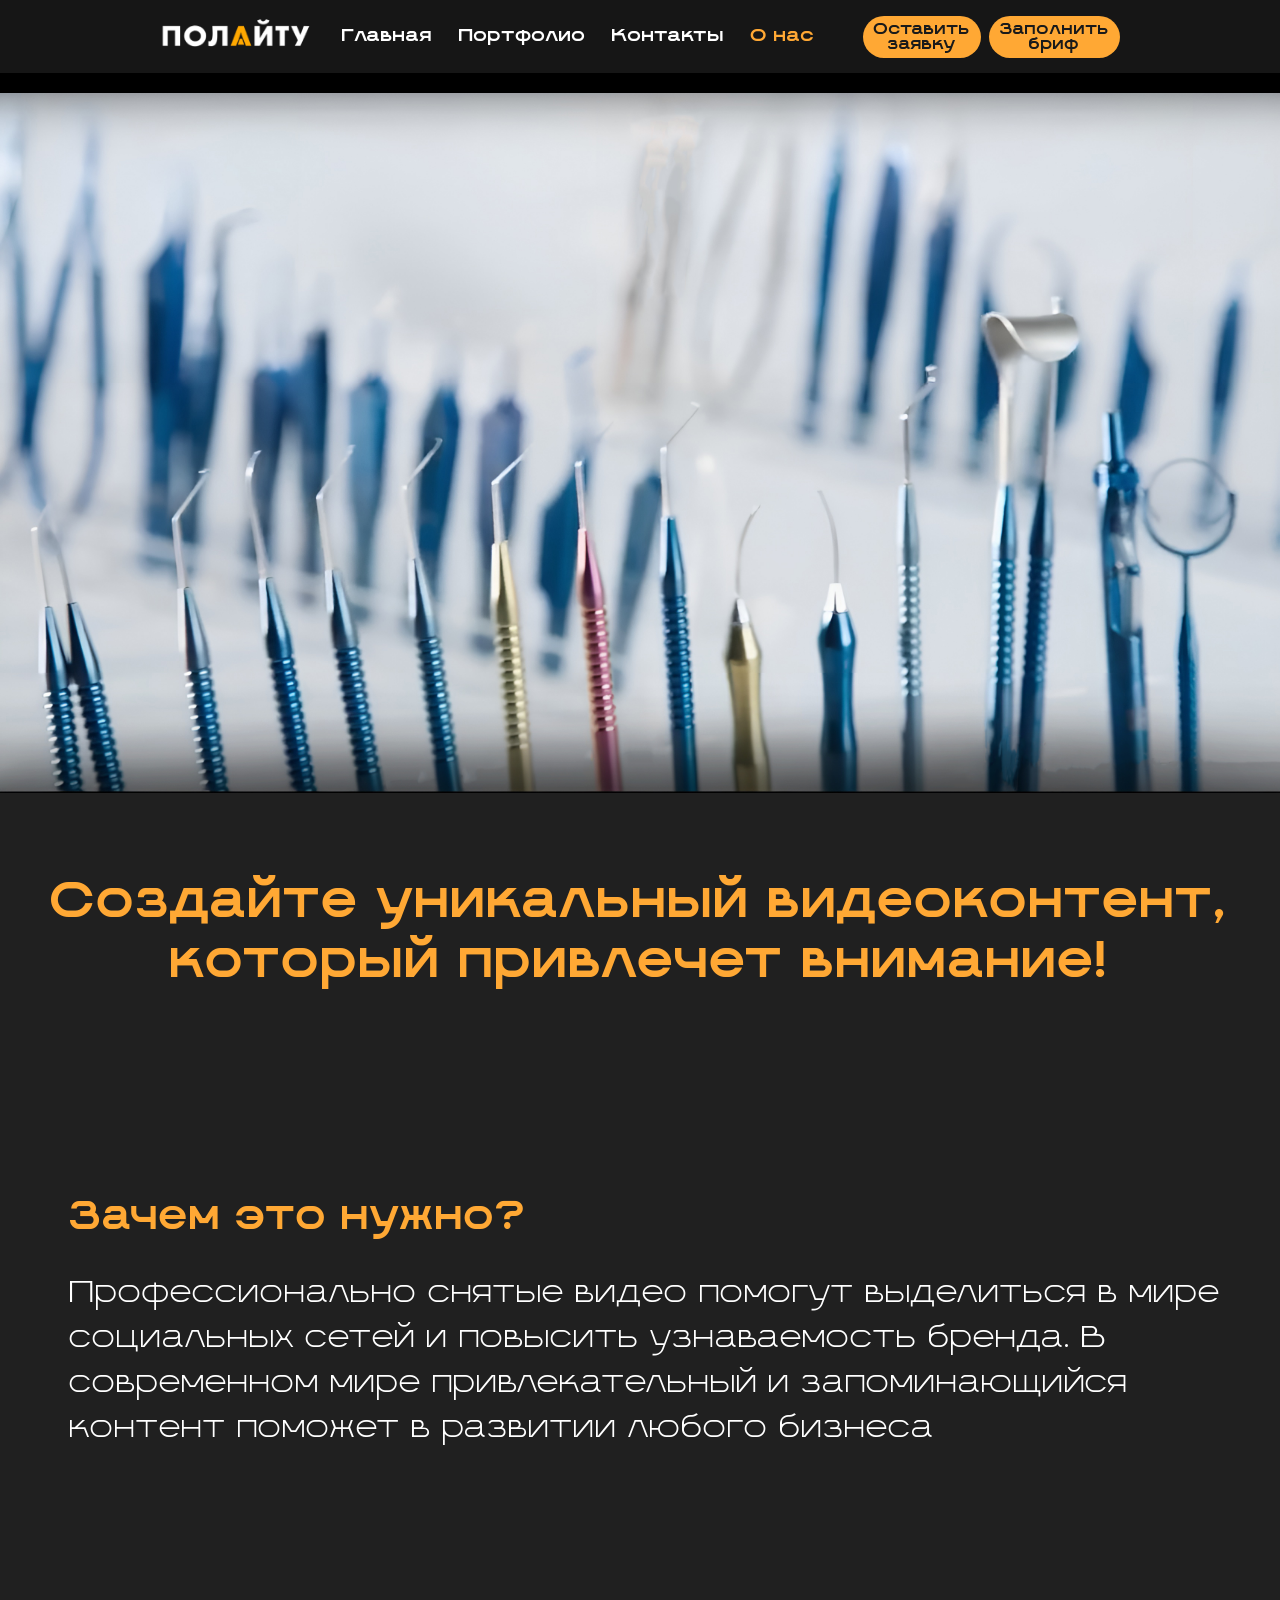
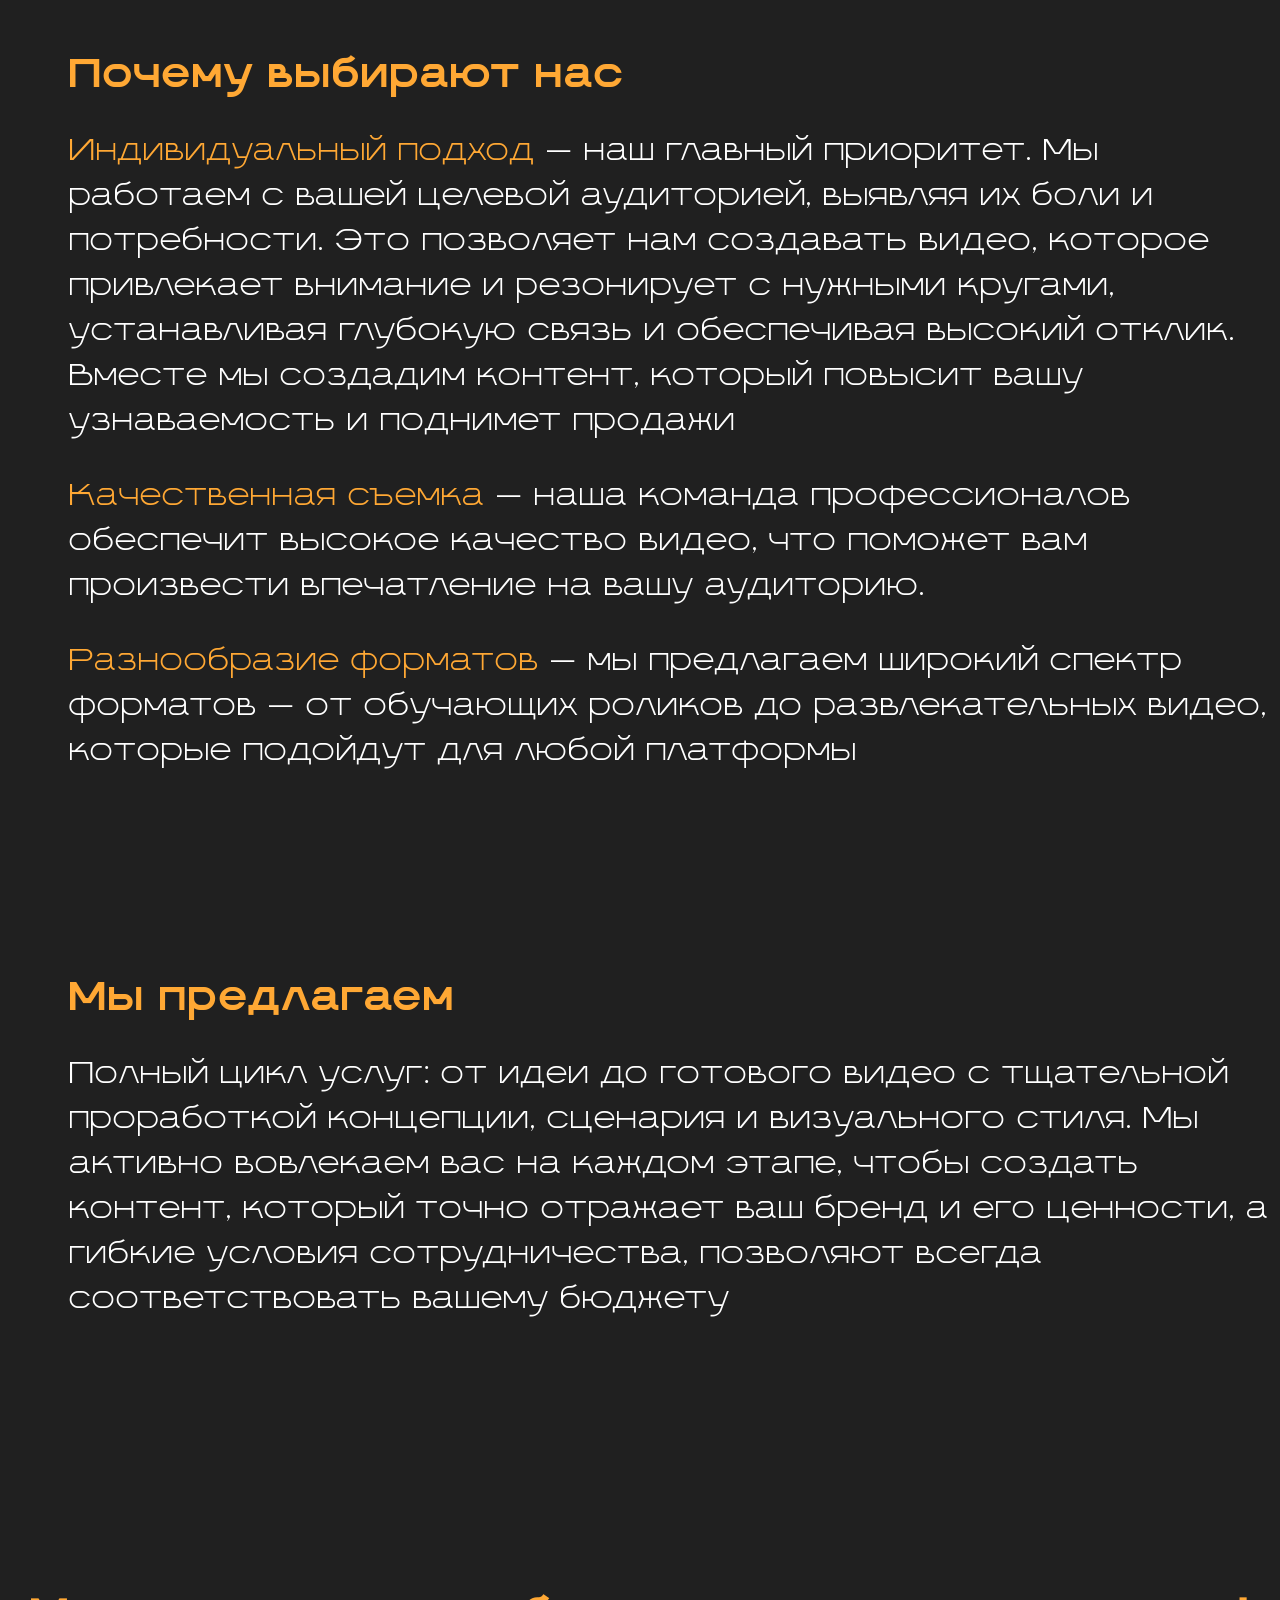
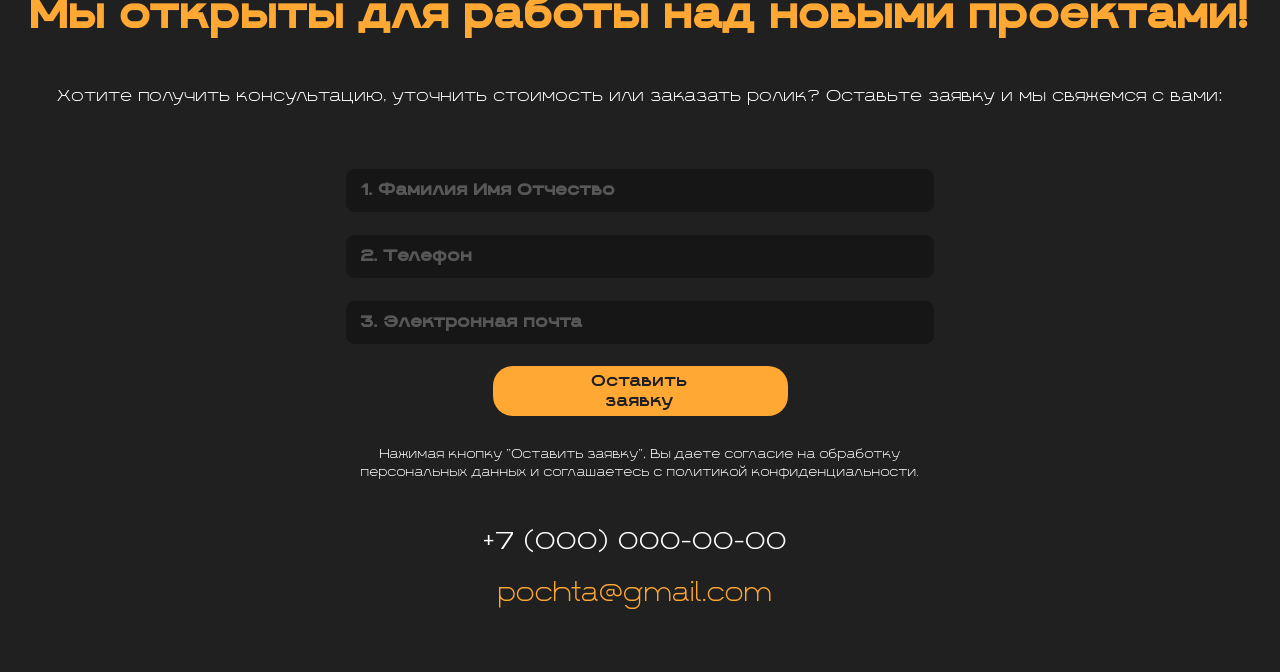
<file: about_us.html>
<!DOCTYPE html>
<html lang="en">
<head>
    <meta charset="UTF-8">
    <meta name="viewport" content="width=device-width, initial-scale=1.0">
    <link href="https://stackpath.bootstrapcdn.com/bootstrap/4.5.2/css/bootstrap.min.css" rel="stylesheet">
    <link rel="stylesheet" href="https://cdnjs.cloudflare.com/ajax/libs/font-awesome/6.0.0-beta3/css/all.min.css">
    <link rel="stylesheet" href="css/index.css">
    <link rel="stylesheet" href="css/about_us.css">
    <title>О нас</title>
</head>
<header>
    <nav class="navbar navbar-expand">
        <div class="container-fluid">
            <div class="navbar-collapse justify-content-end col-8" id="navbarNav">
                <ul class="navbar-nav">
                    <li class="nav-item">
                        <img src="src/img/main/logo.png">
                    </li>
                    <li class="nav-item p-d-flex">
                        <a class="nav-link" href="index.html">Главная</a>
                    </li>
                    <li class="nav-item p-d-flex">
                        <a class="nav-link" href="portfolio.html">Портфолио</a>
                    </li>
                    <li class="nav-item p-d-flex">
                        <a class="nav-link" href="#">Контакты</a>
                    </li>
                    <li class="nav-item p-d-flex">
                        <a class="nav-link active" href="about_us.html">О нас</a>
                    </li>
                </ul>
            </div>
            <div class="hiden-logo col-10 offset-1">
                <img src="src/img/main/logo.png">
            </div>
            <div class="navbar-buttons d-flex justify-content-start col-4">
                <button class="btn btn-custom mr-2"><a href="#form">Оставить <br>заявку</a></button>
                <button class="btn btn-custom"><a href="brief.html">Заполнить <br>бриф</a></button>
            </div>
        </div>
    </nav>
</header>
<body>
    <div class="black-top"></div>
    <button id="menu-toggle" class="menu-toggle">
        <i class="fas fa-bars"></i>
    </button>

    <!-- Sliding menu -->
    <div id="slide-menu" class="slide-menu" style="padding-top: 14px;">
        <ul class="navbar-nav flex-column">
            <li class="nav-item-menu">
                <img src="src/img/main/logo.png" alt="Logo" class="menu-logo">
            </li>
            <li class="nav-item-menu p-d-flex active border-b">
                <a class="nav-link" href="index.html" style="font-size: 25px !important;">Главная</a>
            </li>
            <li class="nav-item-menu p-d-flex border-b">
                <a class="nav-link" href="portfolio.html" style="font-size: 25px !important;">Портфолио</a>
            </li>
            <li class="nav-item-menu p-d-flex border-b">
                <a class="nav-link" href="#" style="font-size: 25px !important;">Контакты</a>
            </li>
            <li class="nav-item-menu p-d-flex border-b">
                <a class="nav-link" href="about_us.html" style="font-size: 25px !important;">О нас</a>
            </li>
            <li class="nav-item-menu mt-5">
                <button class="btn btn-custom mr-2" style="font-size: 20px !important;"><a href="#form">Оставить заявку</a></button>
            </li>
            <li class="nav-item-menu">
                <button class="btn btn-custom active-button" style="font-size: 20px !important;"><a href="brief.html">Заполнить бриф</a></button>
            </li>
        </ul>
    </div>
    <!-- Overlay -->
    <div id="overlay" class="overlay"></div>
    <script src="js/script.js"></script>

    <section class="about-us-container">
        <div class="about-us-head">
            <img src="/src/img/main/one_new.jpg" alt="photo">
            <h1>Создайте уникальный видеоконтент,<br> который привлечет внимание!</h1>
        </div>

        <div class="why-its-needs">
            <h2>Зачем это нужно?</h2>
            <p>Профессионально снятые видео помогут выделиться в мире социальных сетей и повысить узнаваемость бренда. В современном мире привлекательный и запоминающийся контент поможет в развитии любого бизнеса</p>
        </div>

        <div class="why-choose-us">
            <h2>Почему выбирают нас</h2>
            <p class="wcup"><span style="color: #ffa834">Индивидуальный подход</span> — наш главный приоритет. Мы работаем с вашей целевой аудиторией, выявляя их боли и потребности. Это позволяет нам создавать видео, которое привлекает внимание и резонирует с нужными кругами, устанавливая глубокую связь и обеспечивая высокий отклик. Вместе мы создадим контент, который повысит вашу узнаваемость и поднимет продажи</p>
            <p class="wcup"><span style="color: #ffa834">Качественная съемка</span> — наша команда профессионалов обеспечит высокое качество видео, что поможет вам произвести впечатление на вашу аудиторию.</p>
            <p><span style="color: #ffa834">Разнообразие форматов</span> — мы предлагаем широкий спектр форматов — от обучающих роликов до развлекательных видео, которые подойдут для любой платформы</p>
        </div>

        <div class="we-offer">
            <h2>Мы предлагаем</h2>
            <p>Полный цикл услуг: от идеи до готового видео с тщательной проработкой концепции, сценария и визуального стиля. Мы активно вовлекаем вас на каждом этапе, чтобы создать контент, который точно отражает ваш бренд и его ценности, а гибкие условия сотрудничества, позволяют всегда соответствовать вашему бюджету</p>
        </div>
    </section>

    <div class="application-form" id="form">
        <h1 class="text-center mb-4">Мы открыты для работы над новыми проектами!</h1>
        <section class="form-substr mb-4">
            <p>Хотите получить консультацию, уточнить стоимость или заказать ролик? Оставьте заявку и мы свяжемся с вами:</p>
        </section>
        <section class="row contact-info mb-4 justify-content-center">
            <form id="application-form" class="col-12 row">
                <div class="row row-cols-1 col-10 col-sm-8 col-lg-6 offset-1 offset-sm-2 offset-lg-3 form-inner">
                    <div class="form-group justify-content-center">
                        <input type="text" class="form-controle" id="fullname" name="fullname" placeholder="1. Фамилия Имя Отчество" required>
                    </div>
                    <div class="form-group justify-content-center">
                        <input type="tel" class="form-controle" id="phone" name="phone" placeholder="2. Телефон" required>
                    </div>
                    <div class="form-group justify-content-center">
                        <input type="email" class="form-controle" id="email" name="email" placeholder="3. Электронная почта" required>
                    </div>
                    <div class="d-flex justify-content-center">
                        <button type="submit" class="btn btn-primary col-8 col-sm-6">Оставить<br>заявку</button>
                    </div>
                    <div class="form-group">
                        <p class="privacy">Нажимая кнопку "Оставить заявку", Вы даете согласие на обработку персональных данных и соглашаетесь с политикой конфиденциальности.</p>
                    </div>
                </div>
            </form>
            <div class="col-12 pr-4 mb-4 mb-lg-0">
                <p id="form-num">+7 (000) 000-00-00</p>
                <p id="form-mail">pochta@gmail.com</p>
            </div> 
        </section>
    </div>

    <script src="https://code.jquery.com/jquery-3.5.1.slim.min.js"></script>
    <script src="https://cdn.jsdelivr.net/npm/@popperjs/core@2.5.4/dist/umd/popper.min.js"></script>
    <script src="https://stackpath.bootstrapcdn.com/bootstrap/4.5.2/js/bootstrap.min.js"></script>
</body>
</html>
</file>
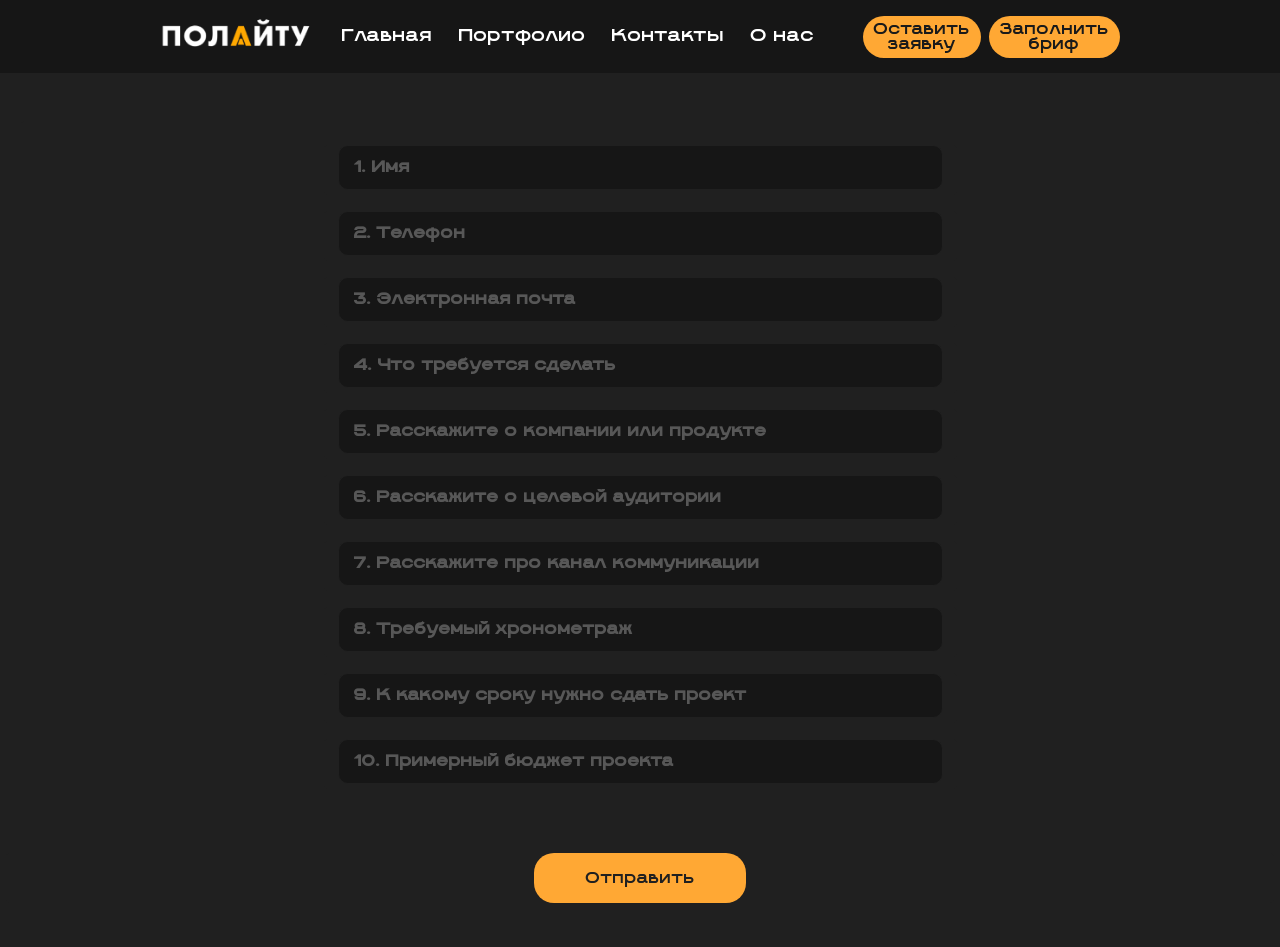
<file: brief.html>
<!DOCTYPE html>
<html lang="en">
<head>
    <meta charset="UTF-8">
    <meta name="viewport" content="width=device-width, initial-scale=1.0">
    <link href="https://stackpath.bootstrapcdn.com/bootstrap/4.5.2/css/bootstrap.min.css" rel="stylesheet">
    <link rel="stylesheet" href="https://cdnjs.cloudflare.com/ajax/libs/font-awesome/6.0.0-beta3/css/all.min.css">
    <link rel="stylesheet" href="css/index.css">
    <link rel="stylesheet" href="css/brief.css">
    <title>Document</title>
</head>
<header>
    <nav class="navbar navbar-expand">
        <div class="container-fluid">
            <div class="navbar-collapse justify-content-end col-8" id="navbarNav">
                <ul class="navbar-nav">
                    <li class="nav-item">
                        <img src="src/img/main/logo.png">
                    </li>
                    <li class="nav-item p-d-flex">
                        <a class="nav-link" href="index.html">Главная</a>
                    </li>
                    <li class="nav-item p-d-flex">
                        <a class="nav-link" href="portfolio.html">Портфолио</a>
                    </li>
                    <li class="nav-item p-d-flex">
                        <a class="nav-link" href="#">Контакты</a>
                    </li>
                    <li class="nav-item p-d-flex">
                        <a class="nav-link" href="about_us.html">О нас</a>
                    </li>
                </ul>
            </div>
            <div class="hiden-logo col-10 offset-1">
                <img src="src/img/main/logo.png">
            </div>
            <div class="navbar-buttons d-flex justify-content-start col-4">
                <button class="btn btn-custom mr-2"><a href="#form">Оставить <br>заявку</a></button>
                <button class="btn btn-custom"><a href="brief.html">Заполнить <br>бриф</a></button>
            </div>
        </div>
    </nav>
</header>
<body>

    <button id="menu-toggle" class="menu-toggle">
        <i class="fas fa-bars"></i>
    </button>

    <!-- Sliding menu -->
    <div id="slide-menu" class="slide-menu" style="padding-top: 14px;">
        <ul class="navbar-nav flex-column">
            <li class="nav-item-menu">
                <img src="src/img/main/logo.png" alt="Logo" class="menu-logo">
            </li>
            <li class="nav-item-menu p-d-flex active border-b">
                <a class="nav-link" href="index.html" style="font-size: 25px !important;">Главная</a>
            </li>
            <li class="nav-item-menu p-d-flex border-b">
                <a class="nav-link" href="portfolio.html" style="font-size: 25px !important;">Портфолио</a>
            </li>
            <li class="nav-item-menu p-d-flex border-b">
                <a class="nav-link" href="#" style="font-size: 25px !important;">Контакты</a>
            </li>
            <li class="nav-item-menu p-d-flex border-b">
                <a class="nav-link" href="about_us.html" style="font-size: 25px !important;">О нас</a>
            </li>
            <li class="nav-item-menu mt-5">
                <button class="btn btn-custom mr-2" style="font-size: 20px !important;">Оставить заявку</button>
            </li>
            <li class="nav-item-menu">
                <button class="btn btn-custom active-button" style="font-size: 20px !important;"><a href="brief.html">Заполнить бриф</a></button>
            </li>
        </ul>
    </div>
    <!-- Overlay -->
    <div id="overlay" class="overlay"></div>
    <script src="js/script.js"></script>

    <div class="application-form pt-5">
        <section class="contact-info mb-4 justify-content-center pt-4">
            <form id="application-form" class="row row-cols-1">
                <div class="form-group col-10 offset-1 col-sm-8 offset-sm-2 col-lg-6 offset-lg-3">
                    <input type="text" class="form-controle" id="fullname" name="fullname" placeholder="1. Имя" required>
                </div>
                <div class="form-group col-10 offset-1 col-sm-8 offset-sm-2 col-lg-6 offset-lg-3">
                    <input type="tel" class="form-controle" id="phone" name="phone" placeholder="2. Телефон" required>
                </div>
                <div class="form-group col-10 offset-1 col-sm-8 offset-sm-2 col-lg-6 offset-lg-3">
                    <input type="email" class="form-controle" id="email" name="email" placeholder="3. Электронная почта" required>
                </div>
                <div class="form-group col-10 offset-1 col-sm-8 offset-sm-2 col-lg-6 offset-lg-3">
                    <input type="text" class="form-controle" id="todo" name="todo" placeholder="4. Что требуется сделать" required>
                </div>
                <div class="form-group col-10 offset-1 col-sm-8 offset-sm-2 col-lg-6 offset-lg-3">
                    <input type="text" class="form-controle" id="company" name="company" placeholder="5. Расскажите о компании или продукте" required>
                </div>
                <div class="form-group col-10 offset-1 col-sm-8 offset-sm-2 col-lg-6 offset-lg-3">
                    <input type="text" class="form-controle" id="audience" name="audience" placeholder="6. Расскажите о целевой аудитории" required>
                </div>
                <div class="form-group col-10 offset-1 col-sm-8 offset-sm-2 col-lg-6 offset-lg-3">
                    <input type="text" class="form-controle" id="channel" name="channel" placeholder="7. Расскажите про канал коммуникации" required>
                </div>
                <div class="form-group col-10 offset-1 col-sm-8 offset-sm-2 col-lg-6 offset-lg-3">
                    <input type="text" class="form-controle" id="time" name="time" placeholder="8. Требуемый хронометраж" required>
                </div>
                <div class="form-group col-10 offset-1 col-sm-8 offset-sm-2 col-lg-6 offset-lg-3">
                    <input type="text" class="form-controle" id="date" name="date" onfocus="(this.type='date')" onblur="(this.value == '') ? this.type='text' : this.type='date'" placeholder="9. К какому сроку нужно сдать проект" required>
                </div>
                <div class="form-group col-10 offset-1 col-sm-8 offset-sm-2 col-lg-6 offset-lg-3">
                    <input type="text" class="form-controle" id="budget" name="budget" placeholder="10. Примерный бюджет проекта" required>
                </div>
                <div class="d-flex justify-content-center mt-5">
                    <button type="submit" class="btn btn-primary col-5 col-sm-4 col-md-3 col-lg-2 btn-send">Отправить</button>
                </div>
            </form>
            
        </section>
    </div>

    <script src="https://code.jquery.com/jquery-3.5.1.slim.min.js"></script>
    <script src="https://cdn.jsdelivr.net/npm/@popperjs/core@2.5.4/dist/umd/popper.min.js"></script>
    <script src="https://stackpath.bootstrapcdn.com/bootstrap/4.5.2/js/bootstrap.min.js"></script>
</body>
</html>
</file>
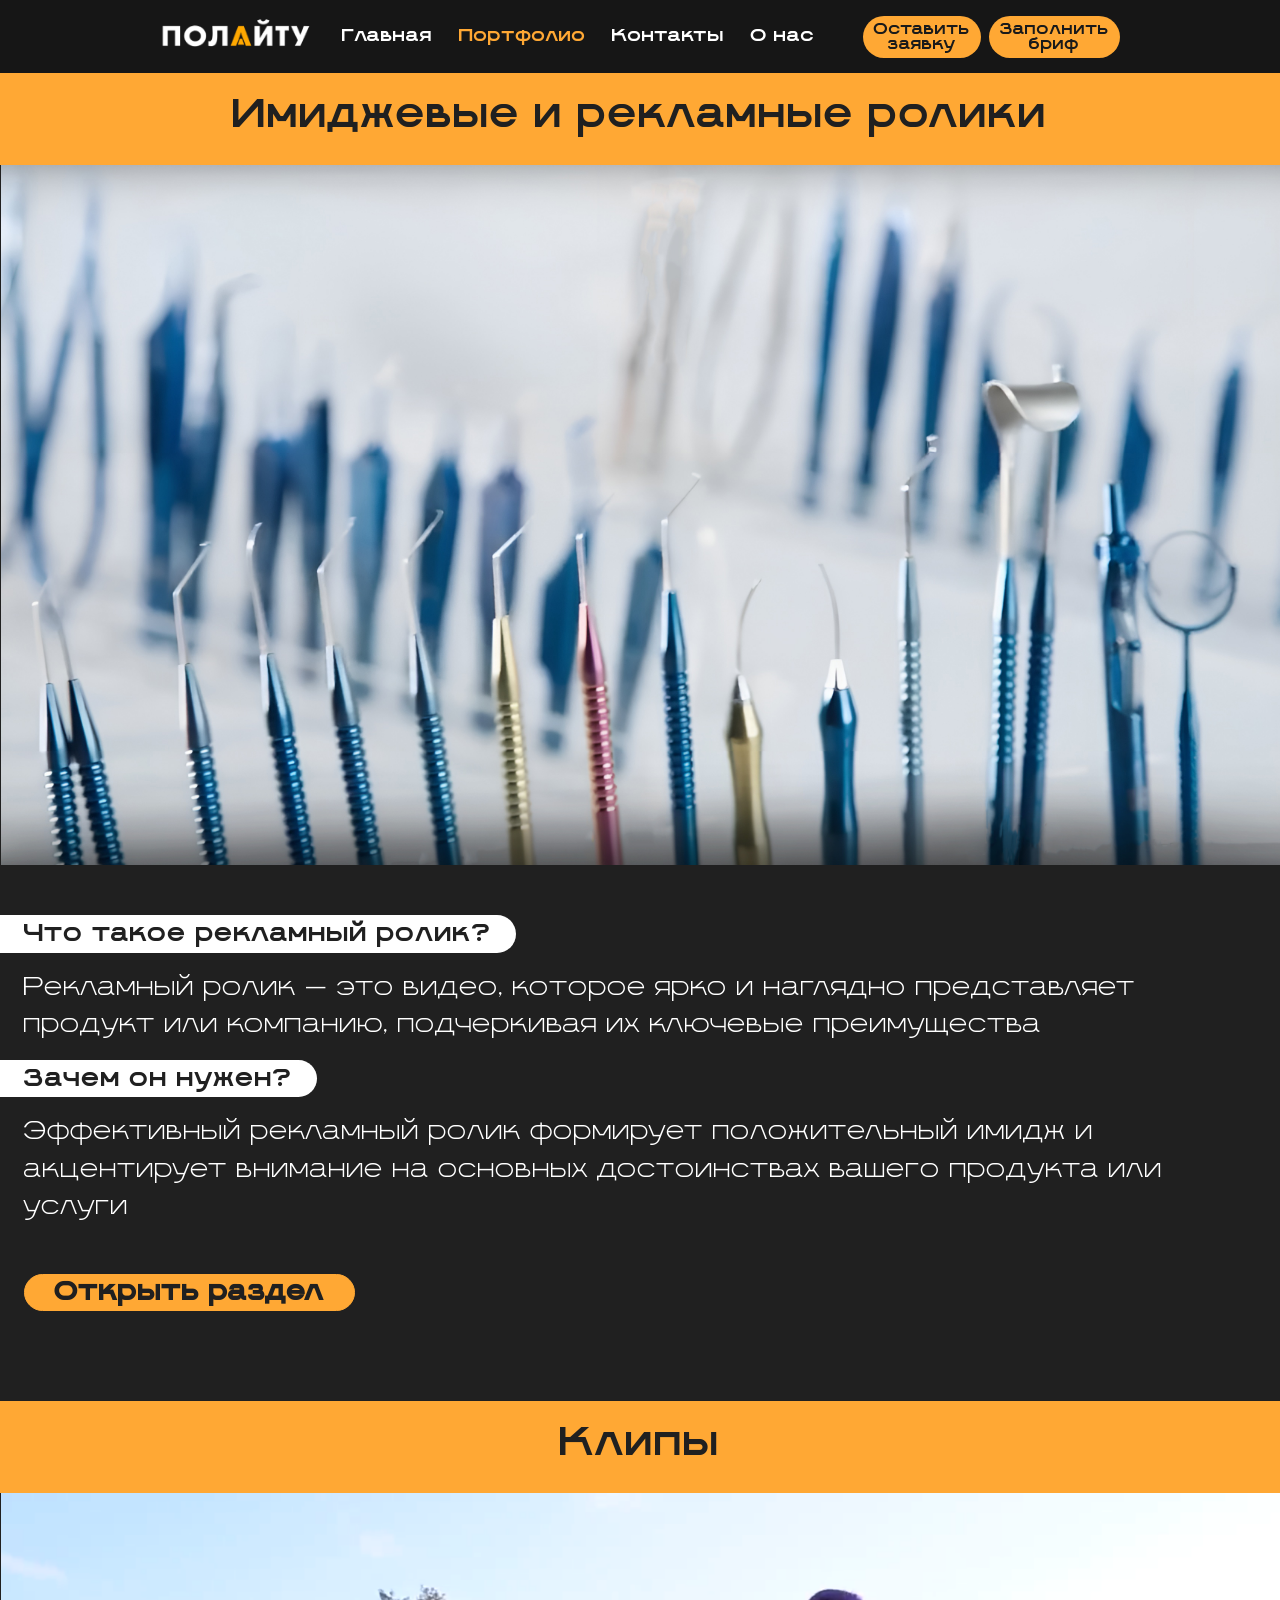
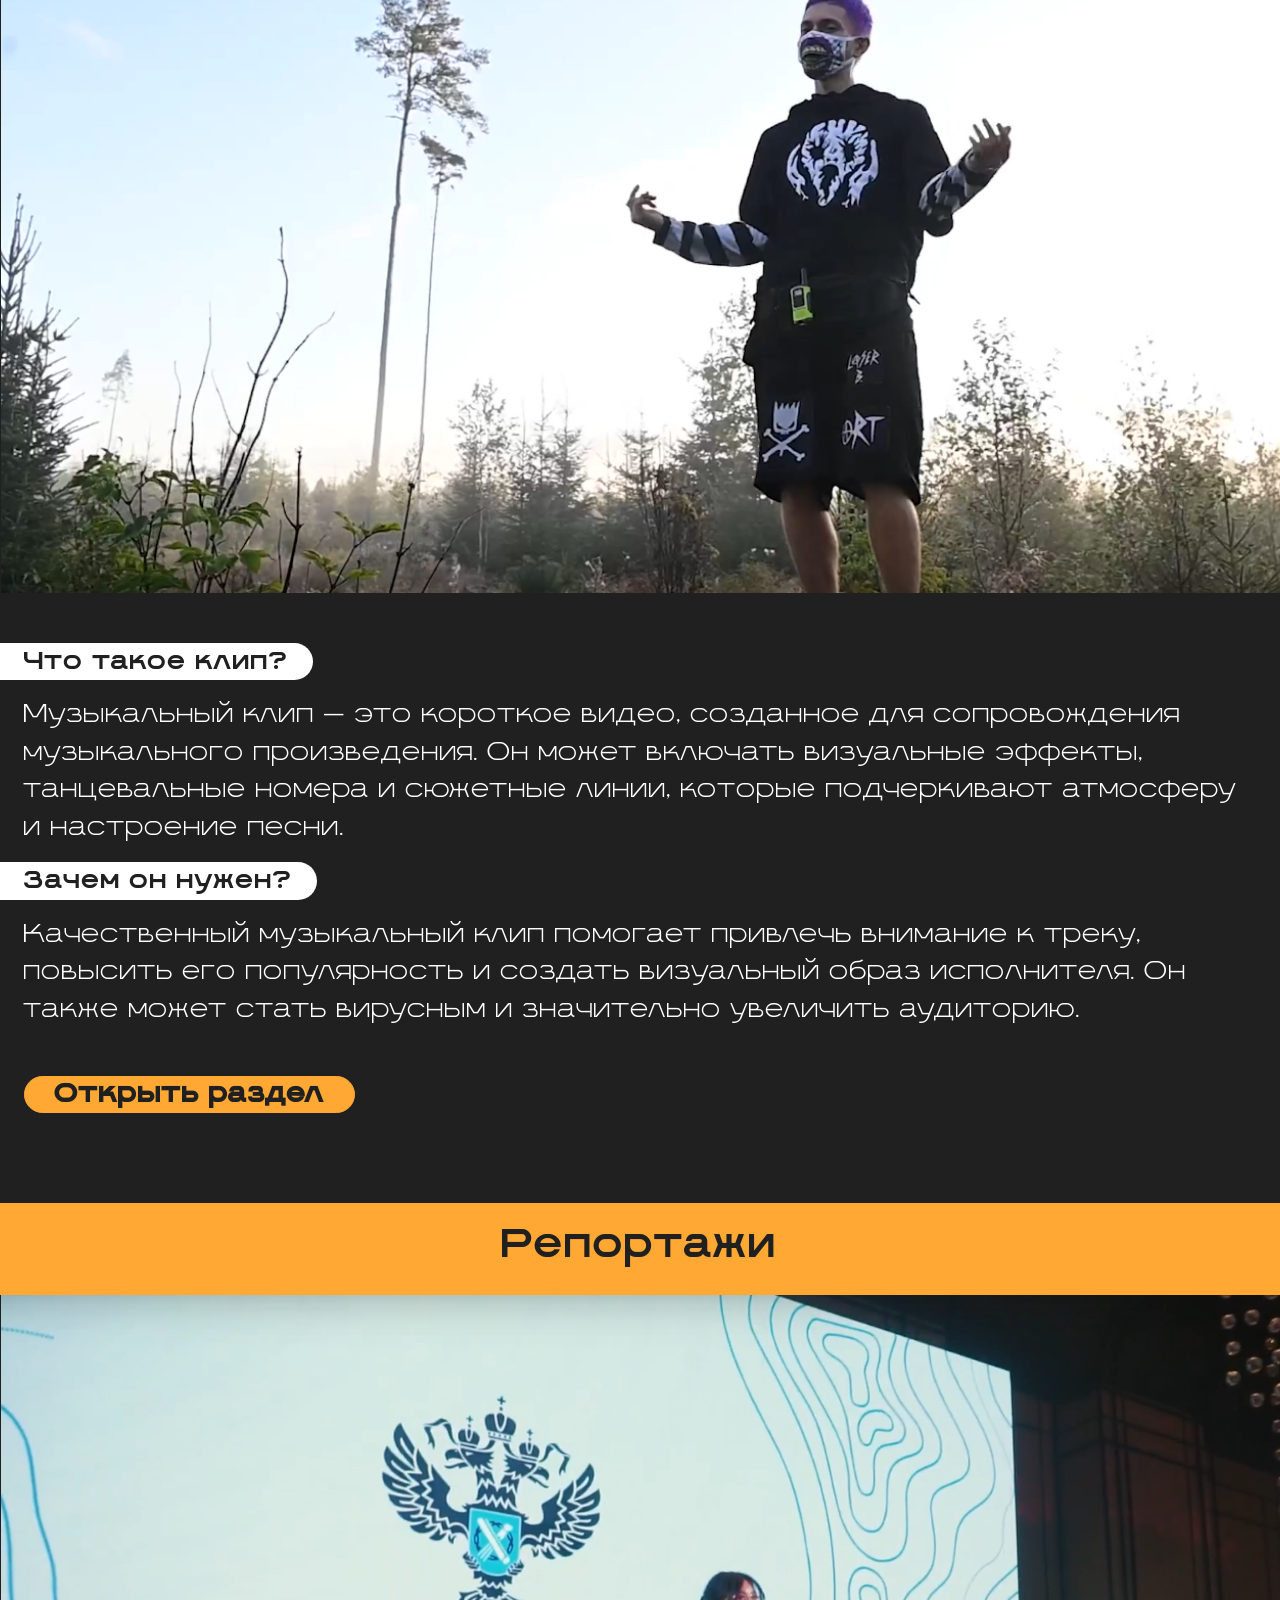
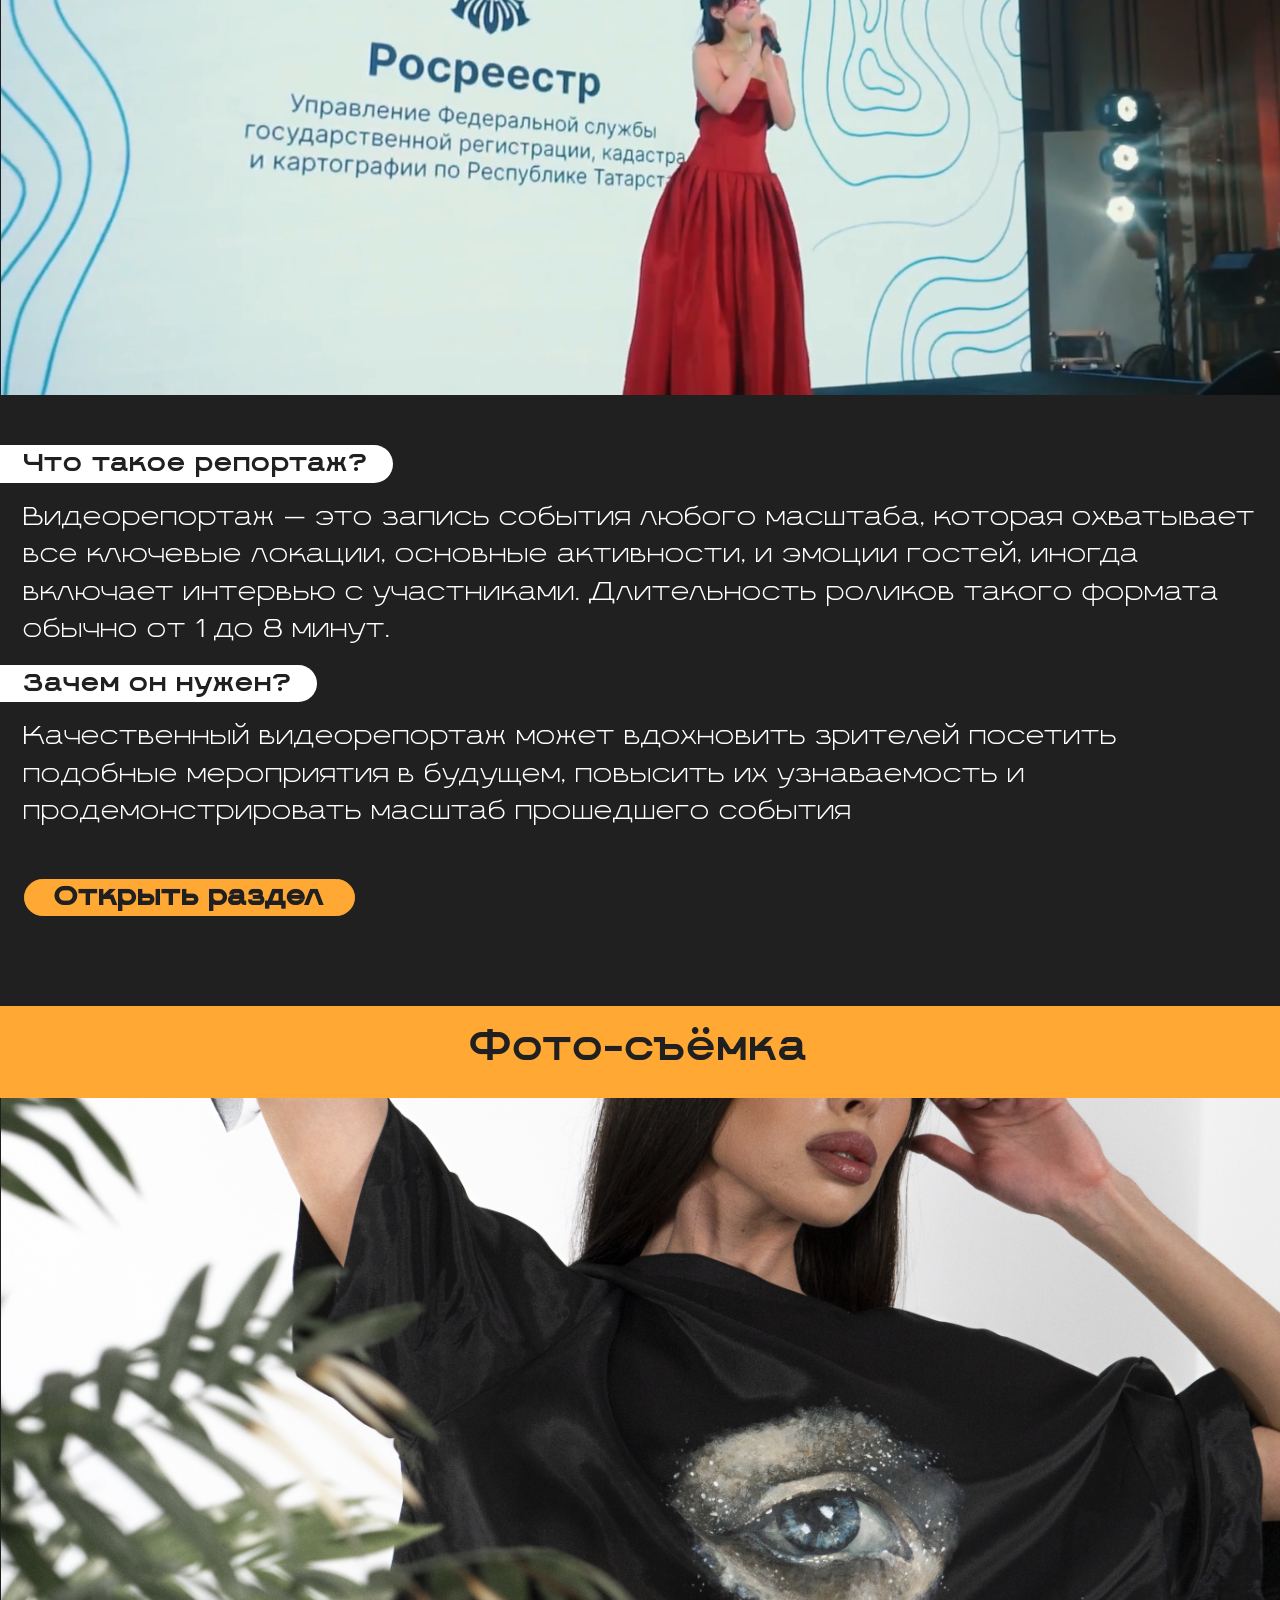
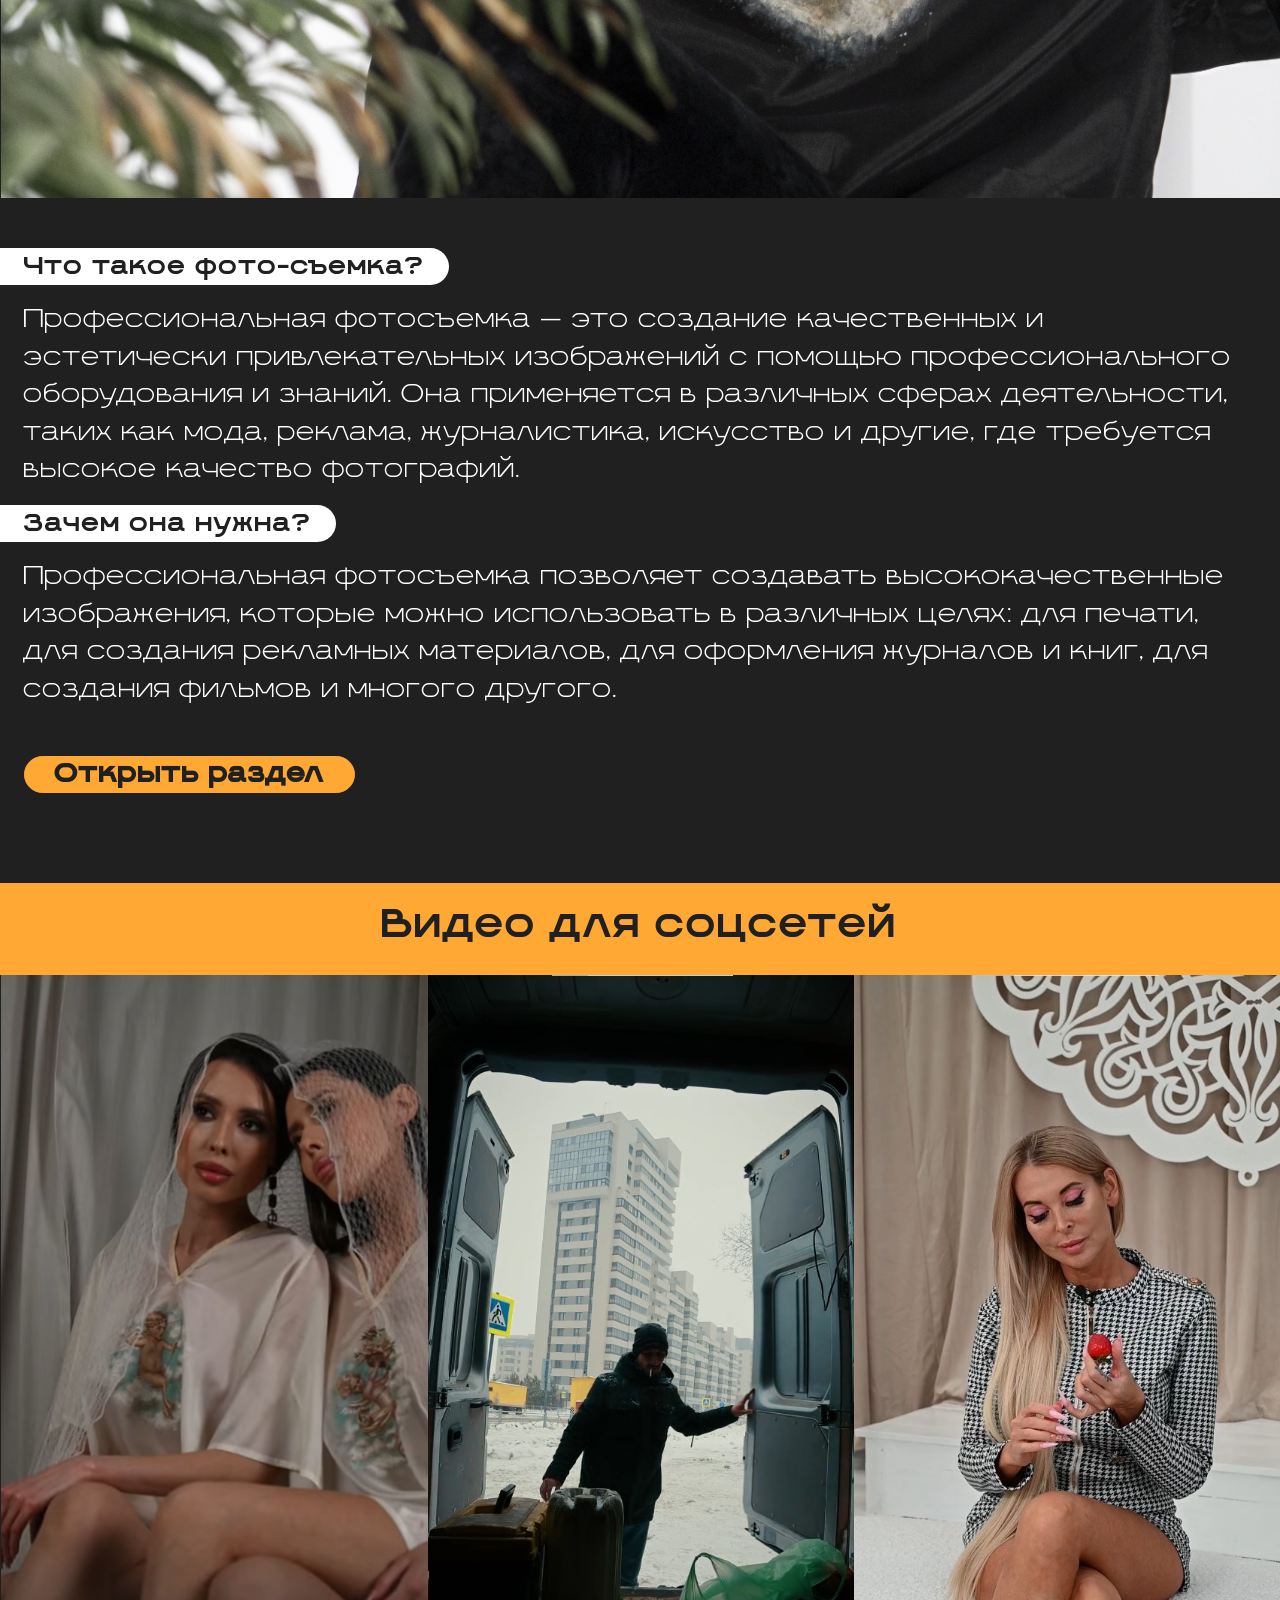
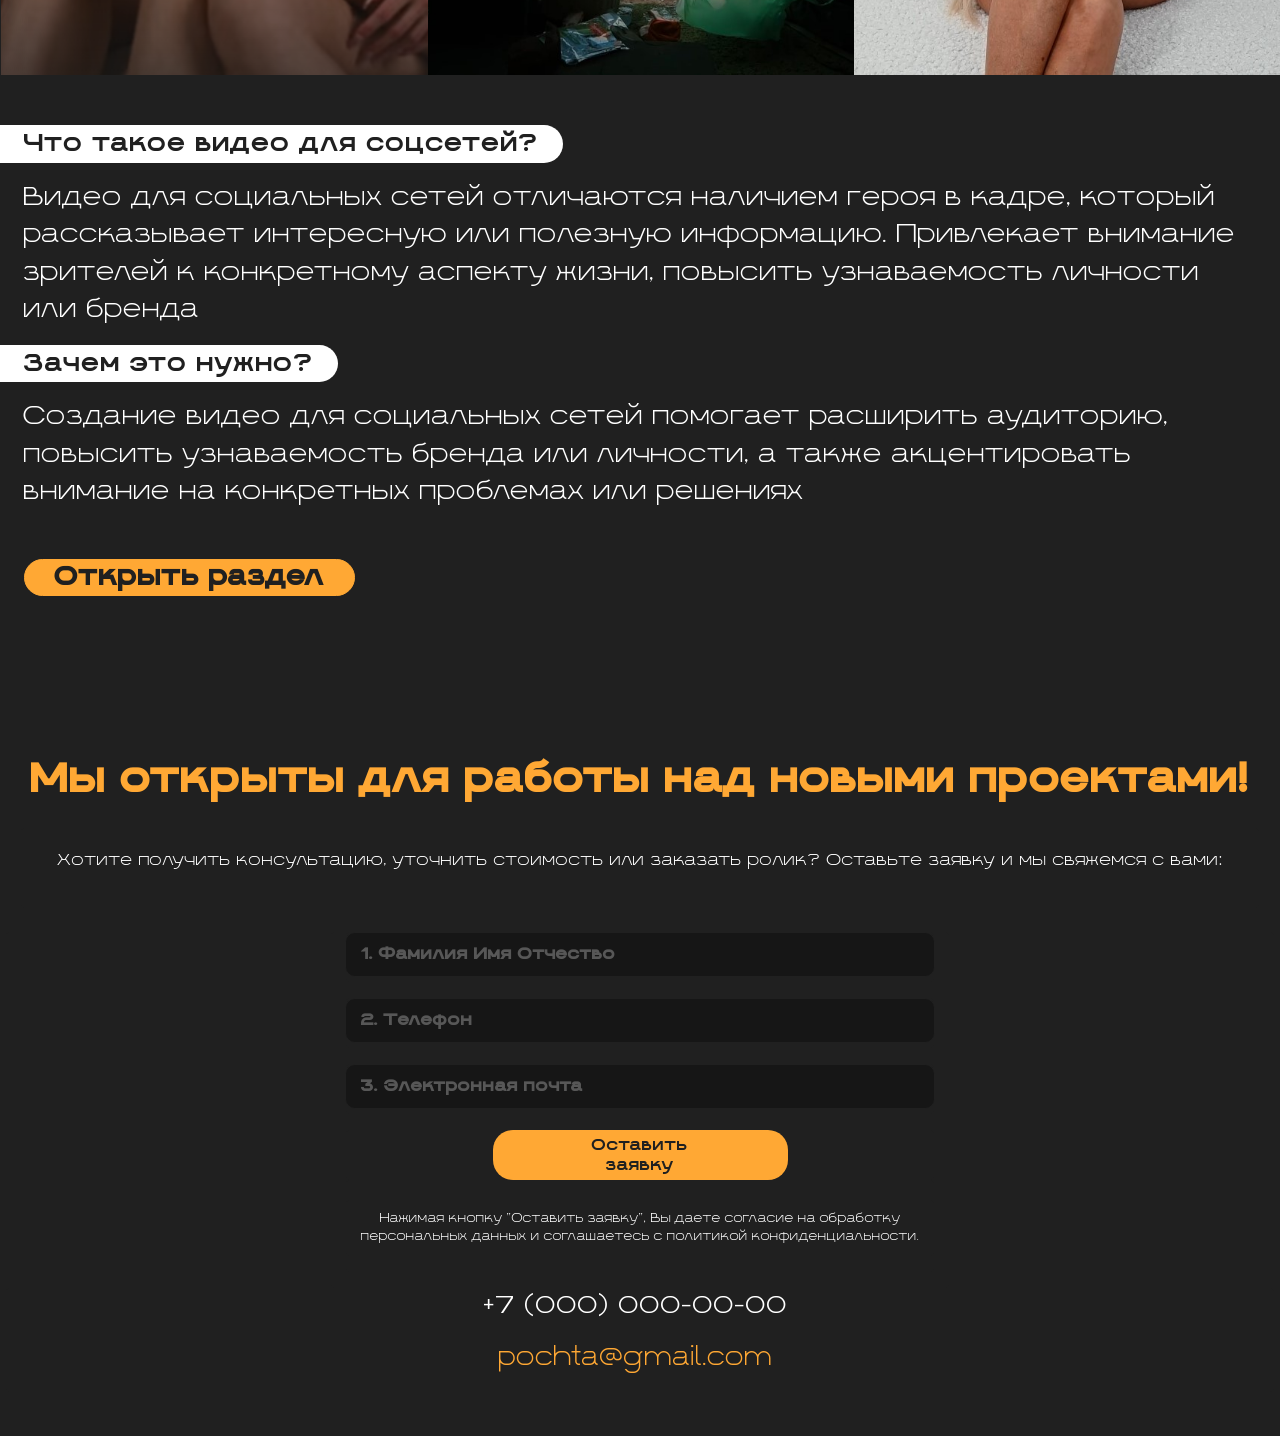
<file: portfolio.html>
<!DOCTYPE html>
<html lang="en">
<head>
    <meta charset="UTF-8">
    <meta name="viewport" content="width=device-width, initial-scale=1.0">
    <link href="https://stackpath.bootstrapcdn.com/bootstrap/4.5.2/css/bootstrap.min.css" rel="stylesheet">
    <link rel="stylesheet" href="https://cdnjs.cloudflare.com/ajax/libs/font-awesome/6.0.0-beta3/css/all.min.css">
    <link rel="stylesheet" href="css/index.css">
    <link rel="stylesheet" href="css/portfolio.css">
    <title>Портфолио</title>
</head>
<header>
    <nav class="navbar navbar-expand">
        <div class="container-fluid">
            <div class="navbar-collapse justify-content-end col-8" id="navbarNav">
                <ul class="navbar-nav">
                    <li class="nav-item">
                        <img src="src/img/main/logo.png">
                    </li>
                    <li class="nav-item p-d-flex">
                        <a class="nav-link" href="index.html">Главная</a>
                    </li>
                    <li class="nav-item p-d-flex">
                        <a class="nav-link active" href="portfolio.html">Портфолио</a>
                    </li>
                    <li class="nav-item p-d-flex">
                        <a class="nav-link" href="#">Контакты</a>
                    </li>
                    <li class="nav-item p-d-flex">
                        <a class="nav-link" href="about_us.html">О нас</a>
                    </li>
                </ul>
            </div>
            <div class="hiden-logo col-10 offset-1">
                <img src="src/img/main/logo.png">
            </div>
            <div class="navbar-buttons d-flex justify-content-start col-4">
                <button class="btn btn-custom mr-2"><a href="#form">Оставить <br>заявку</a></button>
                <button class="btn btn-custom"><a href="brief.html">Заполнить <br>бриф</a></button>
            </div>
        </div>
    </nav>
</header>
<body>

    <button id="menu-toggle" class="menu-toggle">
        <i class="fas fa-bars"></i>
    </button>

    <!-- Sliding menu -->
    <div id="slide-menu" class="slide-menu" style="padding-top: 14px;">
        <ul class="navbar-nav flex-column">
            <li class="nav-item-menu">
                <img src="src/img/main/logo.png" alt="Logo" class="menu-logo">
            </li>
            <li class="nav-item-menu p-d-flex active border-b">
                <a class="nav-link" href="index.html" style="font-size: 25px !important;">Главная</a>
            </li>
            <li class="nav-item-menu p-d-flex border-b">
                <a class="nav-link active" href="portfolio.html" style="font-size: 25px !important;">Портфолио</a>
            </li>
            <li class="nav-item-menu p-d-flex border-b">
                <a class="nav-link" href="#" style="font-size: 25px !important;">Контакты</a>
            </li>
            <li class="nav-item-menu p-d-flex border-b">
                <a class="nav-link" href="about_us.html" style="font-size: 25px !important;">О нас</a>
            </li>
            <li class="nav-item-menu mt-5">
                <button class="btn btn-custom mr-2" style="font-size: 20px !important;"><a href="#form">Оставить заявку</a></button>
            </li>
            <li class="nav-item-menu">
                <button class="btn btn-custom" style="font-size: 20px !important;"><a href="brief.html">Заполнить бриф</a></button>
            </li>
        </ul>
    </div>
    <!-- Overlay -->
    <div id="overlay" class="overlay"></div>


    <section class="imij-p portfolio-case">
        <div class="portfolio-header-container py-2">
            <div class="portfolio-header">
                <h1>Имиджевые и рекламные ролики</h1>
            </div> 
        </div>
        
        <div class="photo-container">
            <img src="src/img/main/one_new.jpg" alt="Фоновое изображение">
        </div>
        <div class="content">
            <p class="question px-4">Что такое рекламный ролик?</p>
            <p class="px-4">Рекламный ролик — это видео, которое ярко и наглядно представляет продукт или компанию, подчеркивая их ключевые преимущества</p>
            <p class="question px-4">Зачем он нужен?</p>
            <p class="px-4 mb-5">Эффективный рекламный ролик формирует положительный имидж и акцентирует внимание на основных достоинствах вашего продукта или услуги</p>
            <a href="portfolio_imij.html" class="btn btn-custom portfolio-btn ml-4">Открыть раздел</a>
        </div>
    </section>


    <section class="klips-p portfolio-case">
        <div class="portfolio-header-container py-2">
            <div class="portfolio-header">
                <h1>Клипы</h1>
            </div> 
        </div>
        
        <div class="photo-container">
            <img src="src/img/portfolio/klips/080f0cb744c890869f6c4a8340c27d27.png" alt="Фоновое изображение">
        </div>
        <div class="content">
            <p class="question px-4">Что такое клип?</p>
            <p class="px-4">Музыкальный клип — это короткое видео, созданное для сопровождения музыкального произведения. Он может включать визуальные эффекты, танцевальные номера и сюжетные линии, которые подчеркивают атмосферу и настроение песни.</p>
            <p class="question px-4">Зачем он нужен?</p>
            <p class="px-4 mb-5">Качественный музыкальный клип помогает привлечь внимание к треку, повысить его популярность и создать визуальный образ исполнителя. Он также может стать вирусным и значительно увеличить аудиторию.</p>
            <a href="portfolio_klips.html" class="btn btn-custom portfolio-btn ml-4">Открыть раздел</a>
        </div>
    </section>


    <section class="reports-p portfolio-case">
        <div class="portfolio-header-container py-2">
            <div class="portfolio-header">
                <h1>Репортажи</h1>
            </div>
        </div>
        
        <div class="photo-container">
            <img src="src/img/main/three.png" alt="Фоновое изображение">
        </div>
        <div class="content">
            <p class="question px-4">Что такое репортаж?</p>
            <p class="px-4">Видеорепортаж — это запись события любого масштаба, которая охватывает все ключевые локации, основные активности, и эмоции гостей, иногда включает интервью с участниками. Длительность роликов такого формата обычно от 1 до 8 минут.</p>
            <p class="question px-4">Зачем он нужен?</p>
            <p class="px-4 mb-5">Качественный видеорепортаж может вдохновить зрителей посетить подобные мероприятия в будущем, повысить их узнаваемость и продемонстрировать масштаб прошедшего события</p>
            <a href="portfolio_reports.html" class="btn btn-custom portfolio-btn ml-4">Открыть раздел</a>
        </div>
    </section>

    
    <section class="photo-p portfolio-case">
        <div class="portfolio-header-container py-2">
            <div class="portfolio-header">
                <h1>Фото-съёмка</h1>
            </div>
        </div>
        
        <div class="photo-container">
            <img src="src/img/portfolio/a82c2af534e0a6af5e2eff8cc1729673.png" alt="Фоновое изображение">
        </div>
        <div class="content">
            <p class="question px-4">Что такое фото-съемка?</p>
            <p class="px-4">Профессиональная фотосъемка — это создание качественных и эстетически привлекательных изображений с помощью профессионального оборудования и знаний. Она применяется в различных сферах деятельности, таких как мода, реклама, журналистика, искусство и другие, где требуется высокое качество фотографий.</p>
            <p class="question px-4">Зачем она нужна?</p>
            <p class="px-4 mb-5">Профессиональная фотосъемка позволяет создавать высококачественные изображения, которые можно использовать в различных целях: для печати, для создания рекламных материалов, для оформления журналов и книг, для создания фильмов и многого другого.</p>
            <a href="portfolio_photo.html" class="btn btn-custom portfolio-btn ml-4">Открыть раздел</a>
        </div>
    </section>

    <section class="social-p portfolio-case">
        <div class="portfolio-header-container py-2">
            <div class="portfolio-header">
                <h1>Видео для соцсетей</h1>
            </div>
        </div>
        
        <div class="photo-container row">
            <img src="src/img/portfolio/social/9.png" class="vertical-img col-4 p-0" alt="Фоновое изображение">
            <img src="src/img/portfolio/social/7.jpg" class="vertical-img col-4 p-0" alt="Фоновое изображение">
            <img src="src/img/portfolio/social/5.jpg" class="vertical-img col-4 p-0" alt="Фоновое изображение">
        </div>
        <div class="content">
            <p class="question px-4">Что такое видео для соцсетей?</p>
            <p class="px-4">Видео для социальных сетей отличаются наличием героя в кадре, который рассказывает интересную или полезную информацию. Привлекает внимание зрителей к конкретному аспекту жизни, повысить узнаваемость личности или бренда</p>
            <p class="question px-4">Зачем это нужно?</p>
            <p class="px-4 mb-5">Создание видео для социальных сетей помогает расширить аудиторию, повысить узнаваемость бренда или личности, а также акцентировать внимание на конкретных проблемах или решениях</p>
            <a href="portfolio_social.html" class="btn btn-custom portfolio-btn ml-4">Открыть раздел</a>
        </div>
    </section>


    <div class="application-form" id="form">
        <h1 class="text-center mb-4">Мы открыты для работы над новыми проектами!</h1>
        <section class="form-substr mb-4">
            <p>Хотите получить консультацию, уточнить стоимость или заказать ролик? Оставьте заявку и мы свяжемся с вами:</p>
        </section>
        <section class="row contact-info mb-4 justify-content-center">
            <form id="application-form" class="col-12 row">
                <div class="row row-cols-1 col-10 col-sm-8 col-lg-6 offset-1 offset-sm-2 offset-lg-3 form-inner">
                    <div class="form-group justify-content-center">
                        <input type="text" class="form-controle" id="fullname" name="fullname" placeholder="1. Фамилия Имя Отчество" required>
                    </div>
                    <div class="form-group justify-content-center">
                        <input type="tel" class="form-controle" id="phone" name="phone" placeholder="2. Телефон" required>
                    </div>
                    <div class="form-group justify-content-center">
                        <input type="email" class="form-controle" id="email" name="email" placeholder="3. Электронная почта" required>
                    </div>
                    <div class="d-flex justify-content-center">
                        <button type="submit" class="btn btn-primary col-8 col-sm-6">Оставить<br>заявку</button>
                    </div>
                    <div class="form-group">
                        <p class="privacy">Нажимая кнопку "Оставить заявку", Вы даете согласие на обработку персональных данных и соглашаетесь с политикой конфиденциальности.</p>
                    </div>
                </div>
            </form>
            <div class="col-12 pr-4 mb-4 mb-lg-0">
                <p id="form-num">+7 (000) 000-00-00</p>
                <p id="form-mail">pochta@gmail.com</p>
            </div> 
        </section>
    </div>
    


    <script src="https://code.jquery.com/jquery-3.5.1.slim.min.js"></script>
    <script src="https://cdn.jsdelivr.net/npm/@popperjs/core@2.5.4/dist/umd/popper.min.js"></script>
    <script src="https://stackpath.bootstrapcdn.com/bootstrap/4.5.2/js/bootstrap.min.js"></script>
    <script src="js/script.js"></script>
</body>
</html>
</file>
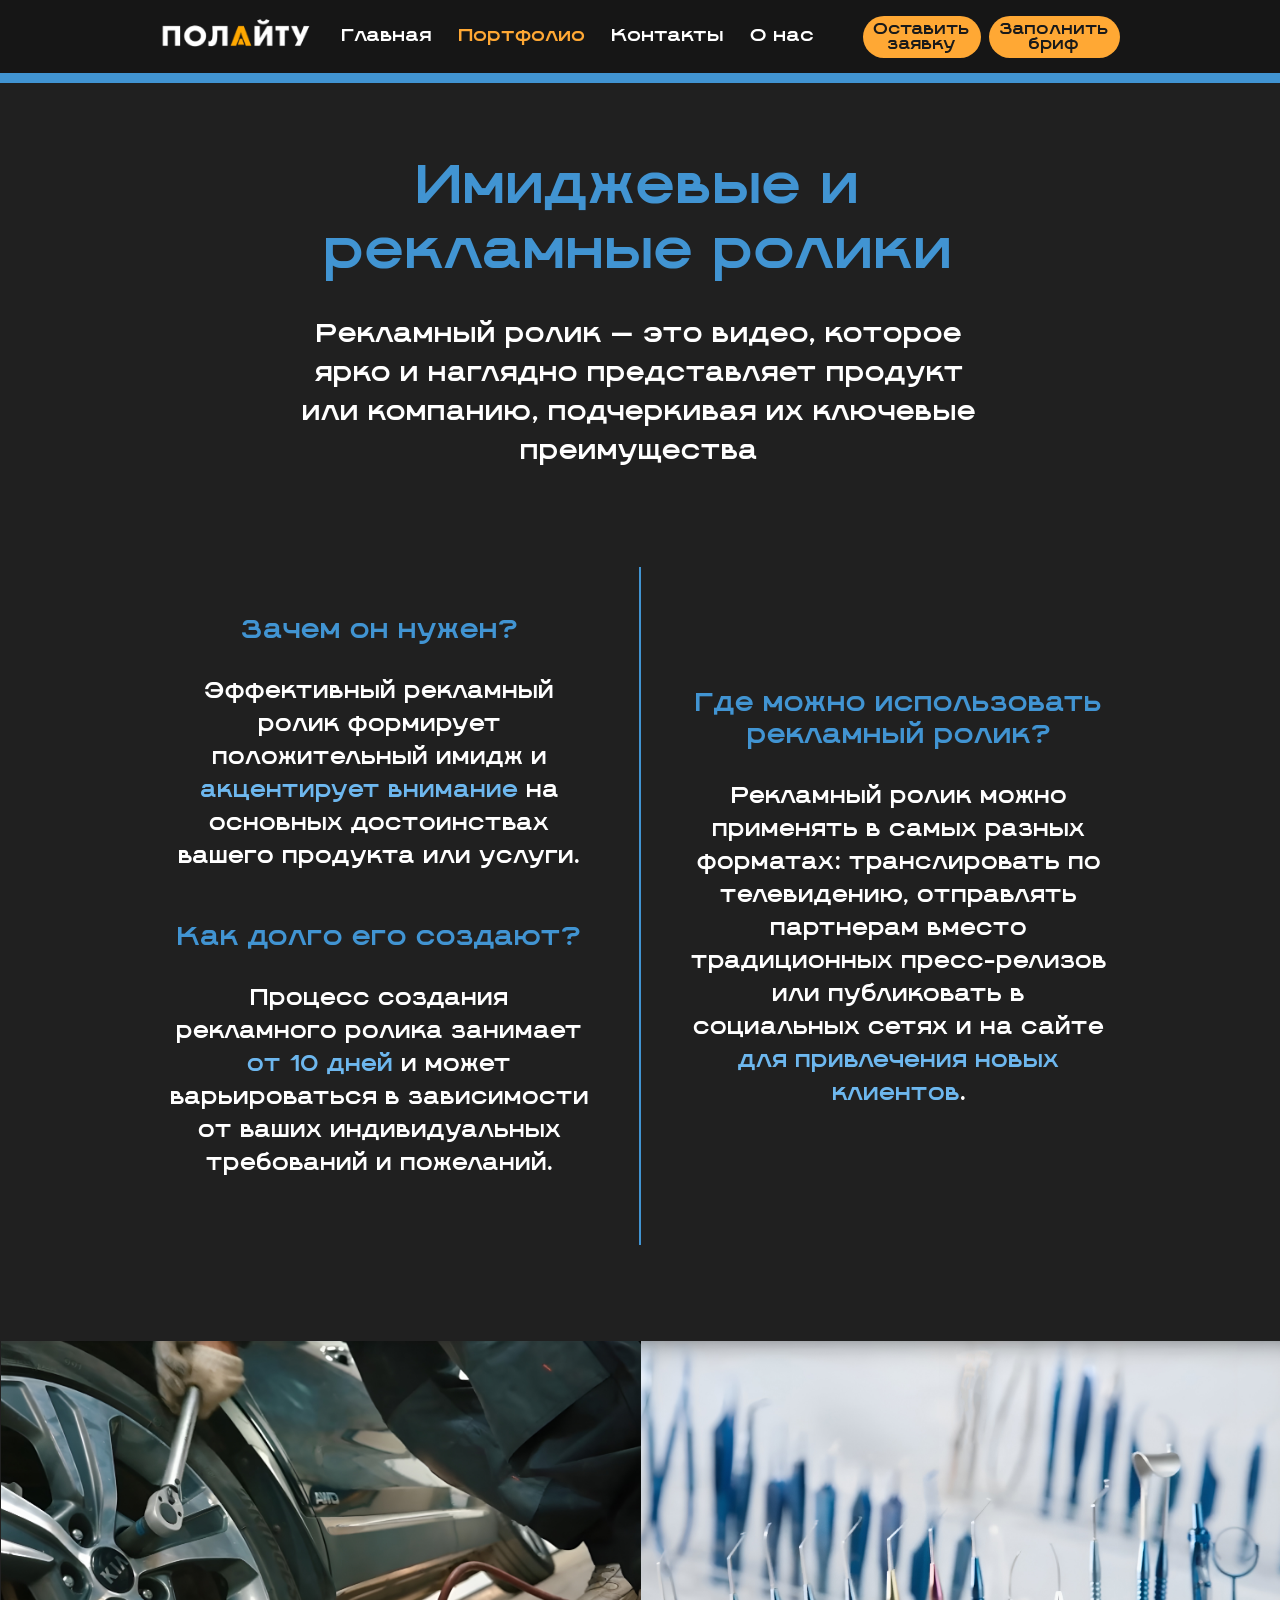
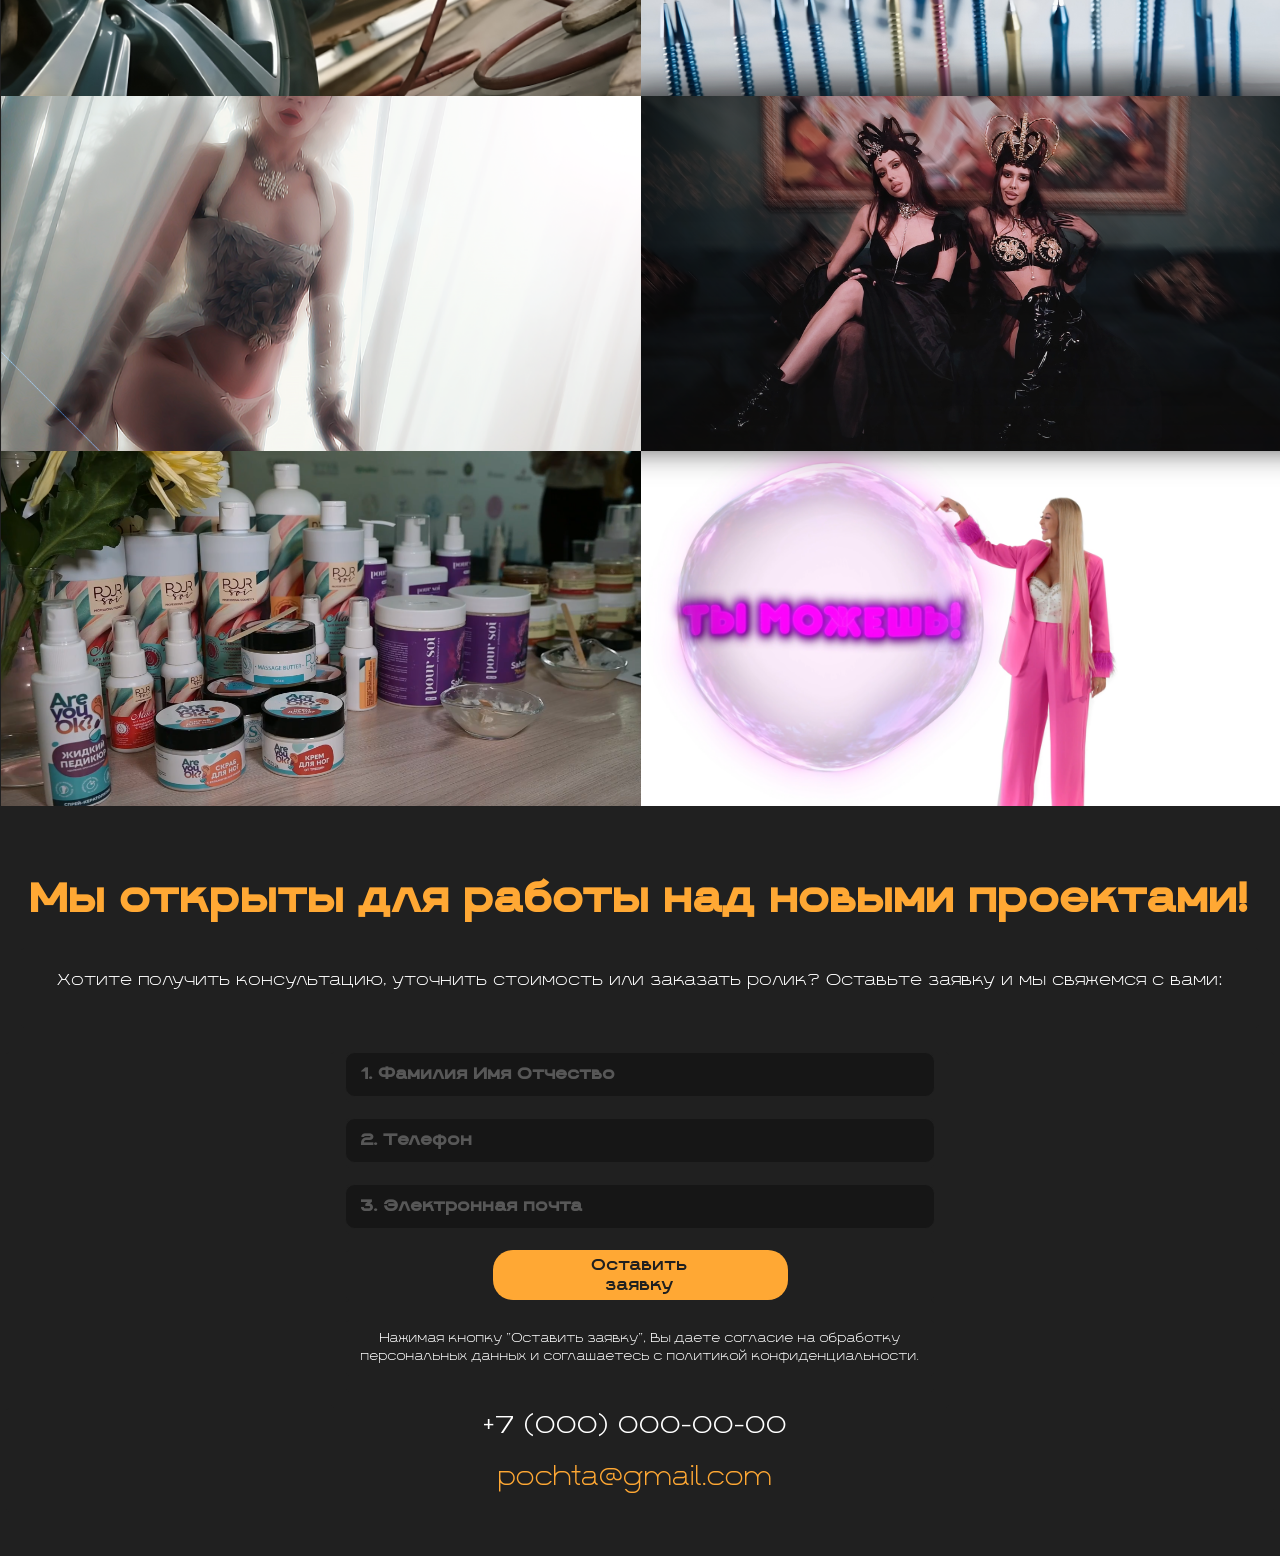
<file: portfolio_imij.html>
<!DOCTYPE html>
<html lang="en">
<head>
    <meta charset="UTF-8">
    <meta name="viewport" content="width=device-width, initial-scale=1.0">
    <link href="https://stackpath.bootstrapcdn.com/bootstrap/4.5.2/css/bootstrap.min.css" rel="stylesheet">
    <link rel="stylesheet" href="https://cdnjs.cloudflare.com/ajax/libs/font-awesome/6.0.0-beta3/css/all.min.css">
    <link rel="stylesheet" href="css/index.css">
    <link rel="stylesheet" href="css/portfolio_pages.css">
    <title>Document</title>
</head>
<header>
    <nav class="navbar navbar-expand">
        <div class="container-fluid">
            <div class="navbar-collapse justify-content-end col-8" id="navbarNav">
                <ul class="navbar-nav">
                    <li class="nav-item">
                        <img src="src/img/main/logo.png">
                    </li>
                    <li class="nav-item p-d-flex">
                        <a class="nav-link" href="index.html">Главная</a>
                    </li>
                    <li class="nav-item p-d-flex">
                        <a class="nav-link active" href="portfolio.html">Портфолио</a>
                    </li>
                    <li class="nav-item p-d-flex">
                        <a class="nav-link" href="#">Контакты</a>
                    </li>
                    <li class="nav-item p-d-flex">
                        <a class="nav-link" href="about_us.html">О нас</a>
                    </li>
                </ul>
            </div>
            <div class="hiden-logo col-10 offset-1">
                <img src="src/img/main/logo.png">
            </div>
            <div class="navbar-buttons d-flex justify-content-start col-4">
                <button class="btn btn-custom mr-2"><a href="#form">Оставить <br>заявку</a></button>
                <button class="btn btn-custom"><a href="brief.html">Заполнить <br>бриф</a></button>
            </div>
        </div>
    </nav>
</header>
<body>
    <button id="menu-toggle" class="menu-toggle">
        <i class="fas fa-bars"></i>
    </button>

    <!-- Sliding menu -->
    <div id="slide-menu" class="slide-menu" style="padding-top: 14px;">
        <ul class="navbar-nav flex-column">
            <li class="nav-item-menu">
                <img src="src/img/main/logo.png" alt="Logo" class="menu-logo">
            </li>
            <li class="nav-item-menu p-d-flex border-b">
                <a class="nav-link" href="index.html" style="font-size: 25px !important;">Главная</a>
            </li>
            <li class="nav-item-menu p-d-flex active border-b">
                <a class="nav-link active" href="portfolio.html" style="font-size: 25px !important;">Портфолио</a>
            </li>
            <li class="nav-item-menu p-d-flex border-b">
                <a class="nav-link" href="#" style="font-size: 25px !important;">Контакты</a>
            </li>
            <li class="nav-item-menu p-d-flex border-b">
                <a class="nav-link" href="about_us.html" style="font-size: 25px !important;">О нас</a>
            </li>
            <li class="nav-item-menu mt-5">
                <button class="btn btn-custom mr-2" style="font-size: 20px !important;"><a href="#form">Оставить заявку</a></button>
            </li>
            <li class="nav-item-menu">
                <button class="btn btn-custom" style="font-size: 20px !important;"><a href="brief.html">Заполнить бриф</a></button>
            </li>
        </ul>
    </div>
    <!-- Overlay -->
    <div id="overlay" class="overlay"></div>

    <div class="colour_line" style="background-color:rgba(65, 148, 210, 1);"></div>

    <div class="container text-center mt-5 pt-4">
        <div class="portf-hp imij-hp col-12 col-lg-8 offset-lg-2">
           <h1>Имиджевые и рекламные ролики</h1>
            <p>Рекламный ролик — это видео, которое ярко и наглядно представляет продукт или компанию, подчеркивая их ключевые преимущества</p>
        </div>
    </div>

    <div class="row mt-5 pt-5 col-10 offset-1 text-center">
        <div class="portf-hp2 imij-hp right-border col-12 col-sm-10 offset-sm-1 col-lg-6 offset-lg-0 p-xl-5 px-lg-4">
            <h3>Зачем он нужен?</h3>
            <p>Эффективный рекламный ролик формирует положительный имидж и <highlited>акцентирует внимание</highlited> на основных достоинствах вашего продукта или услуги.</p>
        
            <h3 class="mt-5">Как долго его создают?</h3>
            <p>Процесс создания рекламного ролика занимает <highlited>от 10 дней</highlited> и может варьироваться в зависимости от ваших индивидуальных требований и пожеланий.</p>
        </div>

        <div class="portf-hp2 imij-hp left-border col-12 col-sm-10 offset-sm-1 col-lg-6 offset-lg-0 p-xl-5 px-lg-4">
            <h3 class="mtt-4-6">Где можно использовать рекламный ролик?</h3>
            <p>Рекламный ролик можно применять в самых разных форматах: транслировать по телевидению, отправлять партнерам вместо традиционных пресс-релизов или публиковать в социальных сетях и на сайте <highlited>для привлечения новых клиентов</highlited>.</p>
        </div>
    </div>

    <div class="row portf-images mt-5 pt-5">
        <a class="col-12 col-md-6 p-0 mb-3 mb-md-0 image-container" data-popup="popup1">
            <img src="src/img/portfolio/imij/4673ccc11e5a6e6358b6efd8d20b411a.jpg" alt="">
            <div class="image-overlay p-4 text-center">
                <h2>"Ремонт машин"</h2>
                <p>Рекламный ролик для компании "Сервис Индустрия"</p>
            </div>
        </a>

        <a class="col-12 col-md-6 p-0 mb-3 mb-md-0 image-container" data-popup="popup2">
            <img src="src/img/portfolio/imij/7f47d454eb27f7010141fd9cc0e74a74.jpg" alt="">
            <div class="image-overlay p-4 text-center">
                <h2>"Медтехника"</h2>
                <p>Имиджевое видео в честь 70-ти летия ПТО</p>
            </div>
        </a>

        <a class="col-12 col-md-6 p-0 mb-3 mb-md-0 image-container" data-popup="popup3">
            <img src="src/img/portfolio/imij/b434bae53cc506c17a7be8e1c8338439.png" alt="">
            <div class="image-overlay p-4 text-center">
                <h2>"Ангел"</h2>
                <p>рекламное видео для "Giacomo men's club"</p>
            </div>
        </a>

        <a class="col-12 col-md-6 p-0 mb-3 mb-md-0 image-container" data-popup="popup4">
            <img src="src/img/portfolio/imij/9b8298395bd59f4af2abc45349ea3bc8.png" alt="">
            <div class="image-overlay p-4 text-center">
                <h2>"Близняшки"</h2>
                <p>рекламное видео для "Giacomo men's club"</p>
            </div>
        </a>

        <a class="col-12 col-md-6 p-0 mb-3 mb-md-0 image-container" data-popup="popup5">
            <img src="src/img/portfolio/imij/9f5c90a18d880c2bb8d14f9dc1dc6a7e.png" alt="">
            <div class="image-overlay p-4 text-center">
                <h2>"Эрлих"</h2>
                <p>Рекламное видео для бренда “Erlikh Professional”</p>
            </div>
        </a>

        <a class="col-12 col-md-6 p-0 mb-3 mb-md-0 to-the-right-img image-container" data-popup="popup6">
            <img src="src/img/portfolio/imij/d3ead817608e48de35eb0beef4b14261.png" alt="">
            <div class="image-overlay p-4 text-center">
                <h2>"Пузыри"</h2>
                <p>Промо-ролик программы "Ты можешь" для телеканала ЭФИР</p>
            </div>
        </a>


        <div class="popup-overlay" id="popupOverlay"></div>
            <div class="popup" id="popup1">
                <div class="popup-content">
                    <span class="popup-close" id="closePopup">&times;</span>
                    <h2>"Ремонт машин"</h2>
                    <p>Рекламный ролик для компании "Сервис Индустрия"</p>
                    <iframe src="https://vkvideo.ru/video_ext.php?oid=-216560690&id=456239099&hd=2&autoplay=1" class="vk-video" allow="autoplay; encrypted-media; fullscreen; picture-in-picture; screen-wake-lock;" frameborder="0" allowfullscreen></iframe>
                </div>
            </div>
        </div>

        <div class="popup-overlay" id="popupOverlay"></div>
            <div class="popup" id="popup2">
                <div class="popup-content">
                    <span class="popup-close" id="closePopup">&times;</span>
                    <h2>"Медтехника"</h2>
                    <p>Имиджевое видео в честь 70-ти летия ПТО</p>
                    <iframe src="https://vkvideo.ru/video_ext.php?oid=-216560690&id=456239072&hd=2&autoplay=1" class="vk-video" allow="autoplay; encrypted-media; fullscreen; picture-in-picture; screen-wake-lock;" frameborder="0" allowfullscreen></iframe>
                </div>
            </div>
        </div>

        <div class="popup-overlay" id="popupOverlay"></div>
            <div class="popup" id="popup3">
                <div class="popup-content">
                    <span class="popup-close" id="closePopup">&times;</span>
                    <h2>"Ангел"</h2>
                    <p>рекламное видео для "Giacomo men's club"</p>
                    <iframe src="https://vkvideo.ru/video_ext.php?oid=-216560690&id=456239069&hd=2&autoplay=1" class="vk-video" allow="autoplay; encrypted-media; fullscreen; picture-in-picture; screen-wake-lock;" frameborder="0" allowfullscreen></iframe>
                </div>
            </div>
        </div>

        <div class="popup-overlay" id="popupOverlay"></div>
            <div class="popup" id="popup4">
                <div class="popup-content">
                    <span class="popup-close" id="closePopup">&times;</span>
                    <h2>"Близняшки"</h2>
                    <p>рекламное видео для "Giacomo men's club"</p>
                    <iframe src="https://vkvideo.ru/video_ext.php?oid=-216560690&id=456239070&hd=2&autoplay=1" class="vk-video" allow="autoplay; encrypted-media; fullscreen; picture-in-picture; screen-wake-lock;" frameborder="0" allowfullscreen></iframe>
                </div>
            </div>
        </div>

        <div class="popup-overlay" id="popupOverlay"></div>
            <div class="popup" id="popup5">
                <div class="popup-content">
                    <span class="popup-close" id="closePopup">&times;</span>
                    <h2>"Эрлих"</h2>
                    <p>Рекламное видео для бренда “Erlikh Professional”</p>
                    <iframe src="https://vkvideo.ru/video_ext.php?oid=-216560690&id=456239103&hd=2&autoplay=1" class="vk-video" allow="autoplay; encrypted-media; fullscreen; picture-in-picture; screen-wake-lock;" frameborder="0" allowfullscreen></iframe>
                </div>
            </div>
        </div>

        <div class="popup-overlay" id="popupOverlay"></div>
            <div class="popup" id="popup6">
                <div class="popup-content">
                    <span class="popup-close" id="closePopup">&times;</span>
                    <h2>"Пузыри"</h2>
                    <p>Промо-ролик программы "Ты можешь" для телеканала ЭФИР</p>
                    <iframe src="https://vkvideo.ru/video_ext.php?oid=-216560690&id=456239073&hd=2&autoplay=1" class="vk-video" allow="autoplay; encrypted-media; fullscreen; picture-in-picture; screen-wake-lock;" frameborder="0" allowfullscreen></iframe>
                </div>
            </div>
        </div>
    </div>

    <div class="application-form" id="form">
        <h1 class="text-center mb-4">Мы открыты для работы над новыми проектами!</h1>
        <section class="form-substr mb-4">
            <p>Хотите получить консультацию, уточнить стоимость или заказать ролик? Оставьте заявку и мы свяжемся с вами:</p>
        </section>
        <section class="row contact-info mb-4 justify-content-center">
            <form id="application-form" class="col-12 row">
                <div class="row row-cols-1 col-10 col-sm-8 col-lg-6 offset-1 offset-sm-2 offset-lg-3 form-inner">
                    <div class="form-group justify-content-center">
                        <input type="text" class="form-controle" id="fullname" name="fullname" placeholder="1. Фамилия Имя Отчество" required>
                    </div>
                    <div class="form-group justify-content-center">
                        <input type="tel" class="form-controle" id="phone" name="phone" placeholder="2. Телефон" required>
                    </div>
                    <div class="form-group justify-content-center">
                        <input type="email" class="form-controle" id="email" name="email" placeholder="3. Электронная почта" required>
                    </div>
                    <div class="d-flex justify-content-center">
                        <button type="submit" class="btn btn-primary col-8 col-sm-6">Оставить<br>заявку</button>
                    </div>
                    <div class="form-group">
                        <p class="privacy">Нажимая кнопку "Оставить заявку", Вы даете согласие на обработку персональных данных и соглашаетесь с политикой конфиденциальности.</p>
                    </div>
                </div>
            </form>
            <div class="col-12 pr-4 mb-4 mb-lg-0">
                <p id="form-num">+7 (000) 000-00-00</p>
                <p id="form-mail">pochta@gmail.com</p>
            </div> 
        </section>
    </div>

    <script src="js/script.js"></script>
    <script src="js/portfolio-pages.js"></script>
    <script src="https://code.jquery.com/jquery-3.5.1.slim.min.js"></script>
    <script src="https://cdn.jsdelivr.net/npm/@popperjs/core@2.5.4/dist/umd/popper.min.js"></script>
    <script src="https://stackpath.bootstrapcdn.com/bootstrap/4.5.2/js/bootstrap.min.js"></script>
</body>
</html>
</file>
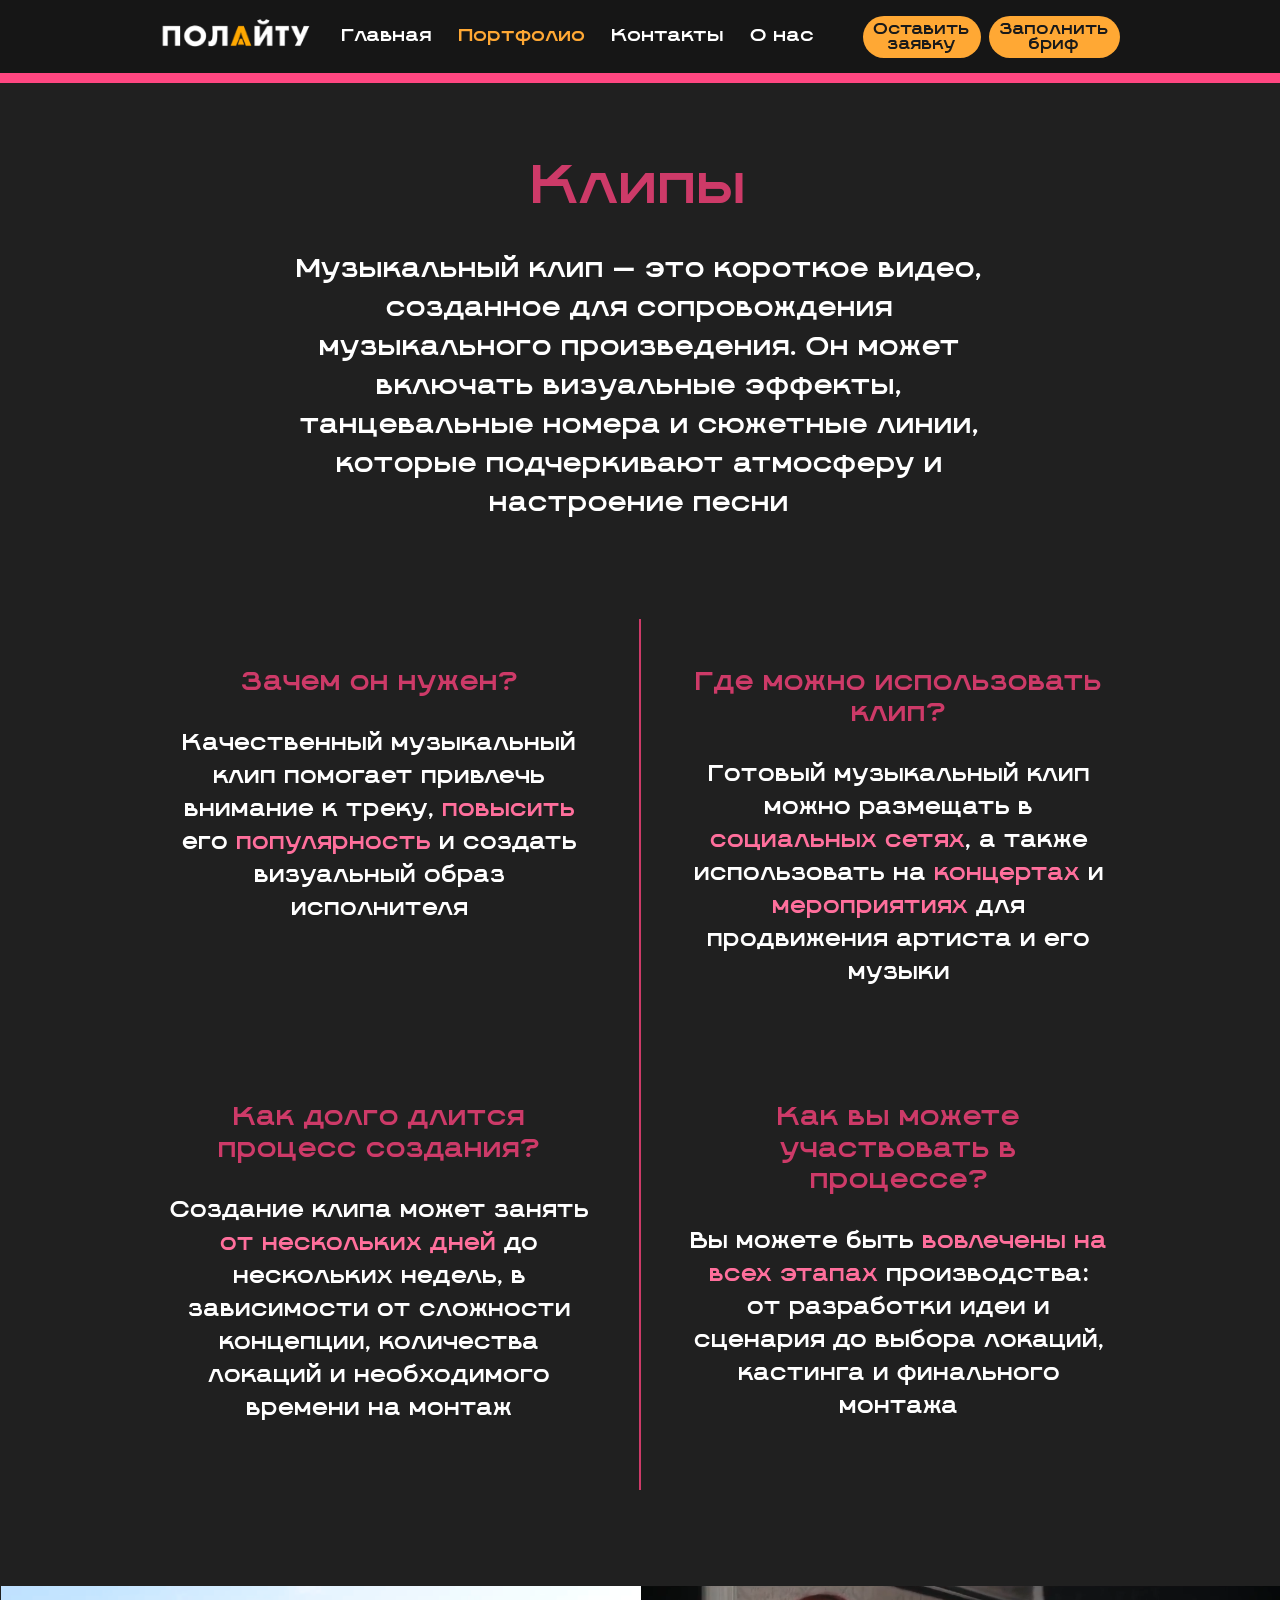
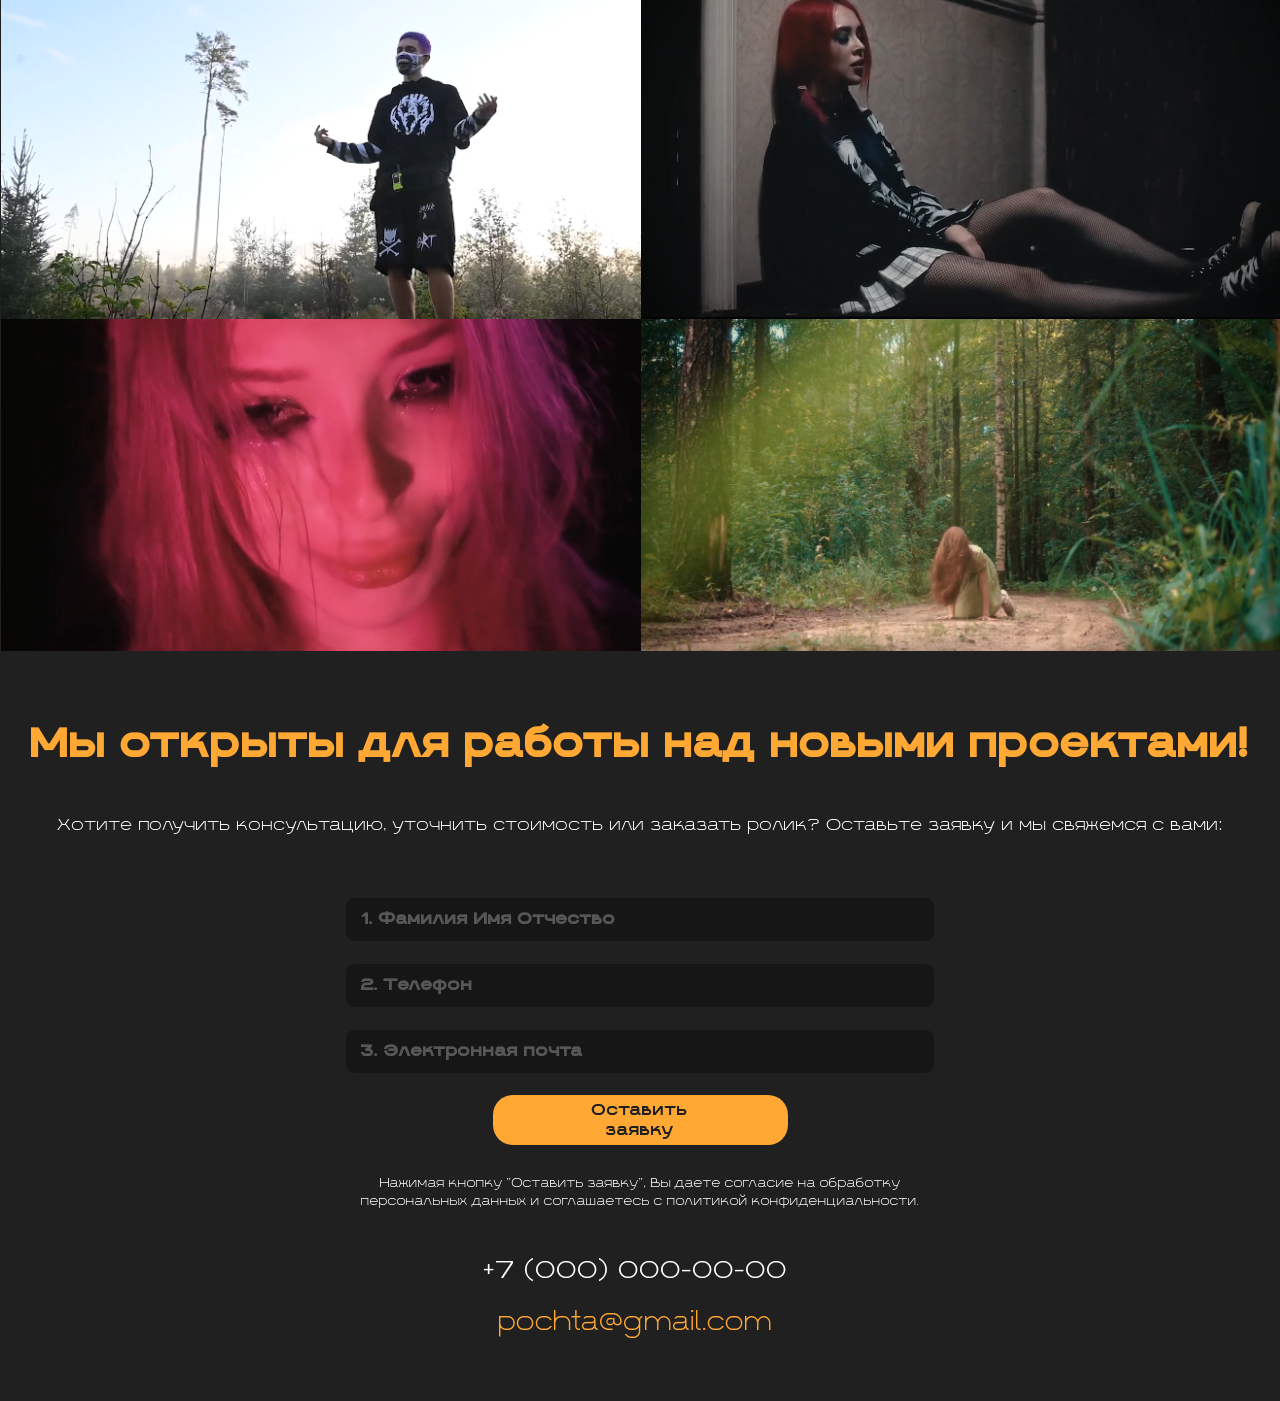
<file: portfolio_klips.html>
<!DOCTYPE html>
<html lang="en">
<head>
    <meta charset="UTF-8">
    <meta name="viewport" content="width=device-width, initial-scale=1.0">
    <link href="https://stackpath.bootstrapcdn.com/bootstrap/4.5.2/css/bootstrap.min.css" rel="stylesheet">
    <link rel="stylesheet" href="https://cdnjs.cloudflare.com/ajax/libs/font-awesome/6.0.0-beta3/css/all.min.css">
    <link rel="stylesheet" href="css/index.css">
    <link rel="stylesheet" href="css/portfolio_pages.css">
    <title>Document</title>
</head>
<header>
    <nav class="navbar navbar-expand">
        <div class="container-fluid">
            <div class="navbar-collapse justify-content-end col-8" id="navbarNav">
                <ul class="navbar-nav">
                    <li class="nav-item">
                        <img src="src/img/main/logo.png">
                    </li>
                    <li class="nav-item p-d-flex">
                        <a class="nav-link" href="index.html">Главная</a>
                    </li>
                    <li class="nav-item p-d-flex">
                        <a class="nav-link active" href="portfolio.html">Портфолио</a>
                    </li>
                    <li class="nav-item p-d-flex">
                        <a class="nav-link" href="#">Контакты</a>
                    </li>
                    <li class="nav-item p-d-flex">
                        <a class="nav-link" href="about_us.html">О нас</a>
                    </li>
                </ul>
            </div>
            <div class="hiden-logo col-10 offset-1">
                <img src="src/img/main/logo.png">
            </div>
            <div class="navbar-buttons d-flex justify-content-start col-4">
                <button class="btn btn-custom mr-2"><a href="#form">Оставить <br>заявку</a></button>
                <button class="btn btn-custom"><a href="brief.html">Заполнить <br>бриф</a></button>
            </div>
        </div>
    </nav>
</header>
<body>
    <button id="menu-toggle" class="menu-toggle">
        <i class="fas fa-bars"></i>
    </button>

    <!-- Sliding menu -->
    <div id="slide-menu" class="slide-menu" style="padding-top: 14px;">
        <ul class="navbar-nav flex-column">
            <li class="nav-item-menu">
                <img src="src/img/main/logo.png" alt="Logo" class="menu-logo">
            </li>
            <li class="nav-item-menu p-d-flex border-b">
                <a class="nav-link" href="index.html" style="font-size: 25px !important;">Главная</a>
            </li>
            <li class="nav-item-menu p-d-flex active border-b">
                <a class="nav-link active" href="portfolio.html" style="font-size: 25px !important;">Портфолио</a>
            </li>
            <li class="nav-item-menu p-d-flex border-b">
                <a class="nav-link" href="#" style="font-size: 25px !important;">Контакты</a>
            </li>
            <li class="nav-item-menu p-d-flex border-b">
                <a class="nav-link" href="about_us.html" style="font-size: 25px !important;">О нас</a>
            </li>
            <li class="nav-item-menu mt-5">
                <button class="btn btn-custom mr-2" style="font-size: 20px !important;"><a href="#form">Оставить заявку</a></button>
            </li>
            <li class="nav-item-menu">
                <button class="btn btn-custom" style="font-size: 20px !important;"><a href="brief.html">Заполнить бриф</a></button>
            </li>
        </ul>
    </div>
    <!-- Overlay -->
    <div id="overlay" class="overlay"></div>

    <div class="colour_line" style="background-color:rgba(255, 71, 129, 1);"></div>

    <div class="container text-center mt-5 pt-4">
        <div class="portf-hp klips-hp col-12 col-lg-8 offset-lg-2">
           <h1>Клипы</h1>
            <p>Музыкальный клип — это короткое видео, созданное для сопровождения музыкального произведения. Он может включать визуальные эффекты, танцевальные номера и сюжетные линии, которые подчеркивают атмосферу и настроение песни</p>
        </div>
    </div>

    <div class="row mt-5 pt-5 col-10 offset-1 text-center">
        <div class="portf-hp2 klips-hp right-border col-12 col-sm-10 offset-sm-1 col-lg-6 offset-lg-0 p-sm-5 mb-5 mb-sm-0">
            <h3>Зачем он нужен?</h3>
            <p>Качественный музыкальный клип помогает привлечь внимание к треку, <highlited>повысить</highlited> его <highlited>популярность</highlited> и создать визуальный образ исполнителя</p>
        </div>

        <div class="portf-hp2 klips-hp left-border col-12 col-sm-10 offset-sm-1 col-lg-6 offset-lg-0 p-sm-5 mb-5 mb-sm-0">
            <h3>Где можно использовать клип?</h3>
            <p>Готовый музыкальный клип можно размещать в <highlited>социальных сетях</highlited>, а также использовать на <highlited>концертах</highlited> и <highlited>мероприятиях</highlited> для продвижения артиста и его музыки</p>
        </div>

        <div class="portf-hp2 klips-hp right-border col-12 col-sm-10 offset-sm-1 col-lg-6 offset-lg-0 p-sm-5 mb-5 mb-sm-0">
            <h3>Как долго длится процесс создания?</h3>
            <p>Создание клипа может занять <highlited>от нескольких дней</highlited> до нескольких недель, в зависимости от сложности концепции, количества локаций и необходимого времени на монтаж</p>
        </div>
        
        <div class="portf-hp2 klips-hp left-border col-12 col-sm-10 offset-sm-1 col-lg-6 offset-lg-0 p-sm-5 mb-5 mb-sm-0">
            <h3>Как вы можете участвовать в процессе?</h3>
            <p>Вы можете быть <highlited>вовлечены на всех этапах</highlited> производства: от разработки идеи и сценария до выбора локаций, кастинга и финального монтажа</p>
        </div>
    </div>

    <div class="row portf-images mt-5 pt-5">
        <a class="col-12 col-md-6 p-0 mb-3 mb-md-0 image-container" data-popup="popup1">
            <img src="src/img/portfolio/klips/080f0cb744c890869f6c4a8340c27d27.png" alt="">
            <div class="image-overlay p-4 text-center">
                <h2>"Y3 в тумане"</h2>
                <p>Видео-клип для хип-хоп исполнителя Лазерная Борода</p>
            </div>
        </a>

        <a class="col-12 col-md-6 p-0 mb-3 mb-md-0 image-container" data-popup="popup2">
            <img src="src/img/portfolio/klips/e792363eef3ab28bc79967a65ca089dc.png" alt="">
            <div class="image-overlay p-4 text-center">
                <h2>"Гуляю"</h2>
                <p>Авторская визуализация песни "ГУЛЯЮ - ANGUISH, EXILED, Elfass"</p>
            </div>
        </a>

        <a class="col-12 col-md-6 p-0 mb-3 mb-md-0 image-container" data-popup="popup3">
            <img src="src/img/portfolio/klips/f40ecffc647734af4c486d8048c35210.png" alt="">
            <div class="image-overlay p-4 text-center">
                <h2>"Перезаряжай"</h2>
                <p>Авторская визуализация песни "Перезаряжай - Три дня дождя"</p>
            </div>
        </a>

        <a class="col-12 col-md-6 p-0 mb-3 mb-md-0 image-container" data-popup="popup4">
            <img src="src/img/portfolio/klips/1078ddcc00be3dcd7cf0f6354967e001.png" alt="">
            <div class="image-overlay p-4 text-center">
                <h2>Авторская визуализация песни</h2>
                <p>"The Night We Met - Lord Huron"</p>
            </div>
        </a>


        <div class="popup-overlay" id="popupOverlay"></div>
            <div class="popup" id="popup1">
                <div class="popup-content">
                    <span class="popup-close" id="closePopup">&times;</span>
                    <h2>"Y3 в тумане"</h2>
                    <p>Видео-клип для хип-хоп исполнителя Лазерная Борода</p>
                    <iframe src="https://vkvideo.ru/video_ext.php?oid=-216560690&id=456239067&hd=2&autoplay=1" class="vk-video" allow="autoplay; encrypted-media; fullscreen; picture-in-picture; screen-wake-lock;" frameborder="0" allowfullscreen></iframe>
                </div>
            </div>
        </div>

        <div class="popup-overlay" id="popupOverlay"></div>
            <div class="popup" id="popup2">
                <div class="popup-content">
                    <span class="popup-close" id="closePopup">&times;</span>
                    <h2>"Гуляю"</h2>
                    <p>Авторская визуализация песни "ГУЛЯЮ - ANGUISH, EXILED, Elfass"</p>
                    <iframe src="https://vkvideo.ru/video_ext.php?oid=-216560690&id=456239071&hd=2&autoplay=1" class="vk-video" allow="autoplay; encrypted-media; fullscreen; picture-in-picture; screen-wake-lock;" frameborder="0" allowfullscreen></iframe>
                </div>
            </div>
        </div>

        <div class="popup-overlay" id="popupOverlay"></div>
            <div class="popup" id="popup3">
                <div class="popup-content">
                    <span class="popup-close" id="closePopup">&times;</span>
                    <h2>"Перезаряжай"</h2>
                    <p>Авторская визуализация песни "Перезаряжай - Три дня дождя"</p>
                    <iframe src="https://vkvideo.ru/video_ext.php?oid=-216560690&id=456239083&hd=2&autoplay=1" class="vk-video" allow="autoplay; encrypted-media; fullscreen; picture-in-picture; screen-wake-lock;" frameborder="0" allowfullscreen></iframe>
                </div>
            </div>
        </div>

        <div class="popup-overlay" id="popupOverlay"></div>
            <div class="popup" id="popup4">
                <div class="popup-content">
                    <span class="popup-close" id="closePopup">&times;</span>
                    <h2>Авторская визуализация песни</h2>
                    <p>"The Night We Met - Lord Huron"</p>
                    <iframe src="https://vkvideo.ru/video_ext.php?oid=-216560690&id=456239113&hd=2&autoplay=1" class="vk-video" allow="autoplay; encrypted-media; fullscreen; picture-in-picture; screen-wake-lock;" frameborder="0" allowfullscreen></iframe>
                </div>
            </div>
        </div>
    </div>

    <div class="application-form" id="form">
        <h1 class="text-center mb-4">Мы открыты для работы над новыми проектами!</h1>
        <section class="form-substr mb-4">
            <p>Хотите получить консультацию, уточнить стоимость или заказать ролик? Оставьте заявку и мы свяжемся с вами:</p>
        </section>
        <section class="row contact-info mb-4 justify-content-center">
            <form id="application-form" class="col-12 row">
                <div class="row row-cols-1 col-10 col-sm-8 col-lg-6 offset-1 offset-sm-2 offset-lg-3 form-inner">
                    <div class="form-group justify-content-center">
                        <input type="text" class="form-controle" id="fullname" name="fullname" placeholder="1. Фамилия Имя Отчество" required>
                    </div>
                    <div class="form-group justify-content-center">
                        <input type="tel" class="form-controle" id="phone" name="phone" placeholder="2. Телефон" required>
                    </div>
                    <div class="form-group justify-content-center">
                        <input type="email" class="form-controle" id="email" name="email" placeholder="3. Электронная почта" required>
                    </div>
                    <div class="d-flex justify-content-center">
                        <button type="submit" class="btn btn-primary col-8 col-sm-6">Оставить<br>заявку</button>
                    </div>
                    <div class="form-group">
                        <p class="privacy">Нажимая кнопку "Оставить заявку", Вы даете согласие на обработку персональных данных и соглашаетесь с политикой конфиденциальности.</p>
                    </div>
                </div>
            </form>
            <div class="col-12 pr-4 mb-4 mb-lg-0">
                <p id="form-num">+7 (000) 000-00-00</p>
                <p id="form-mail">pochta@gmail.com</p>
            </div> 
        </section>
    </div>

    <script src="js/script.js"></script>
    <script src="js/portfolio-pages.js"></script>
    <script src="https://code.jquery.com/jquery-3.5.1.slim.min.js"></script>
    <script src="https://cdn.jsdelivr.net/npm/@popperjs/core@2.5.4/dist/umd/popper.min.js"></script>
    <script src="https://stackpath.bootstrapcdn.com/bootstrap/4.5.2/js/bootstrap.min.js"></script>
</body>
</html>
</file>
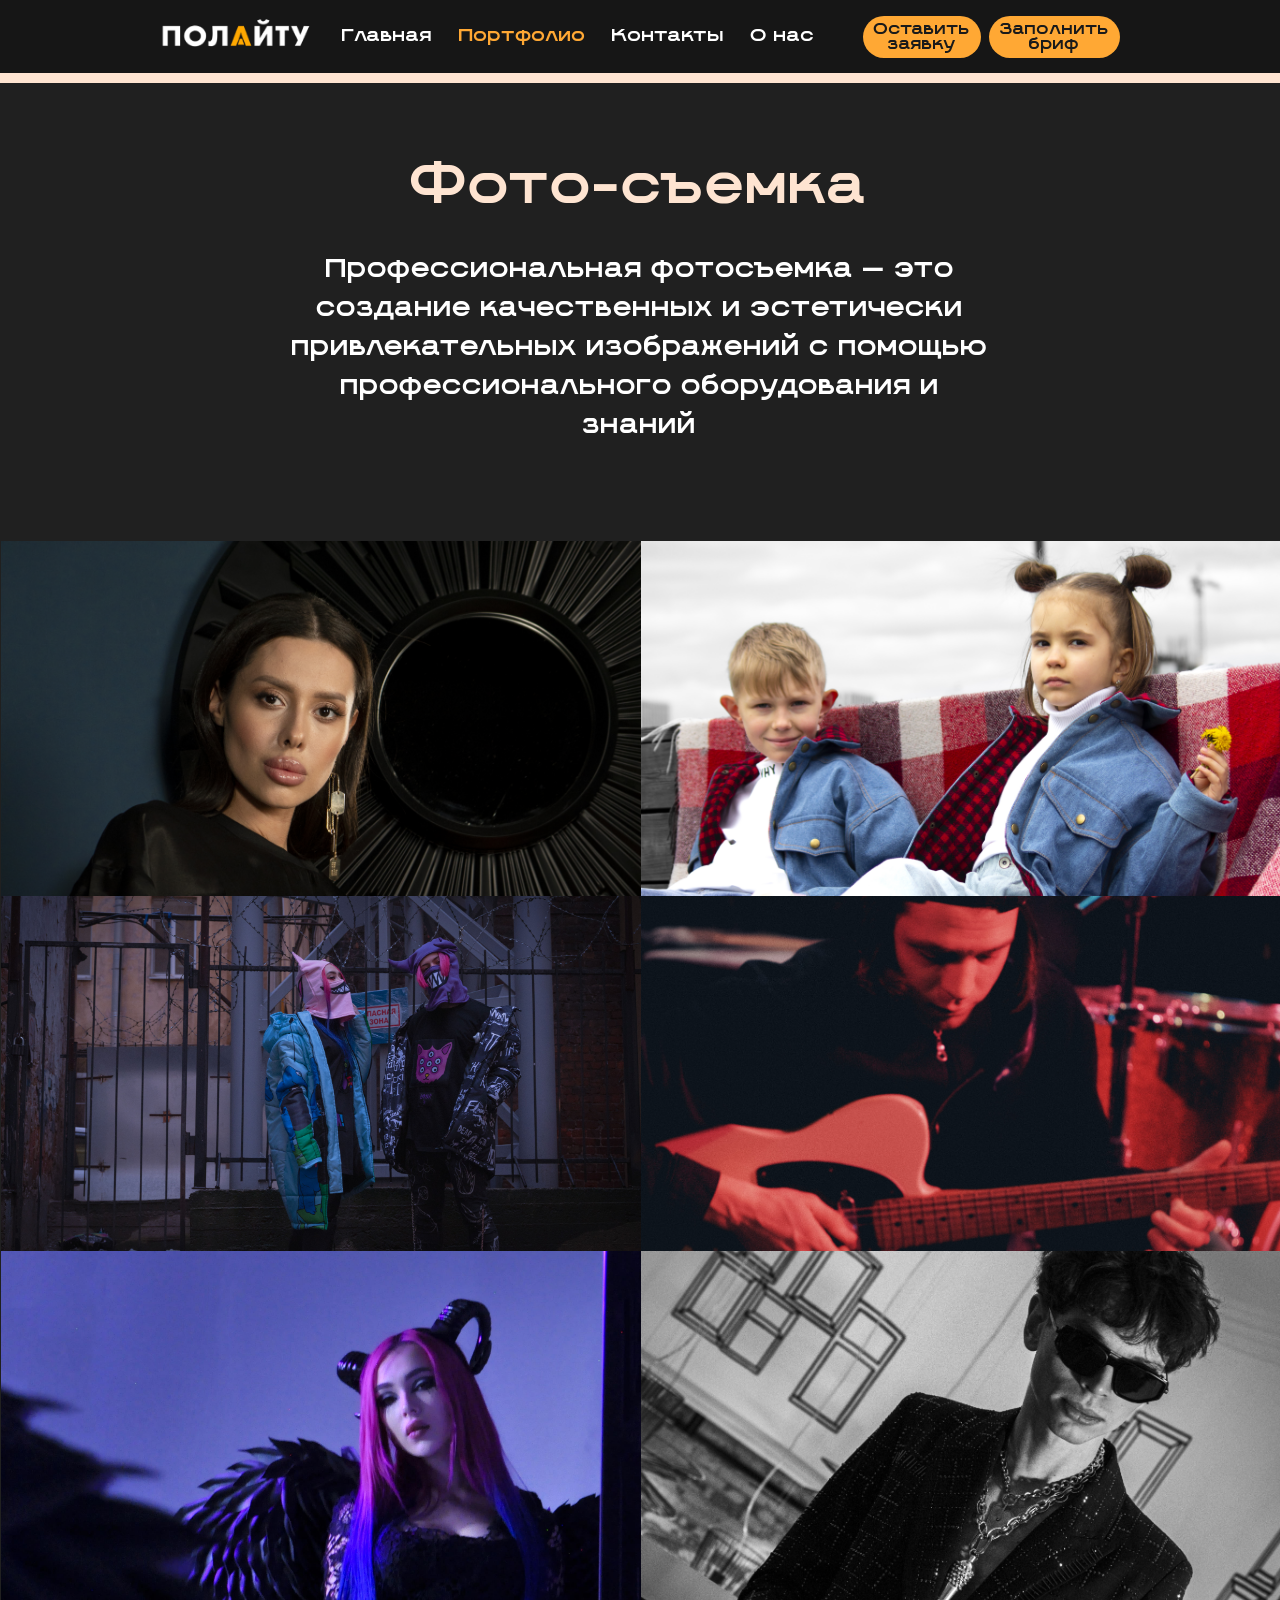
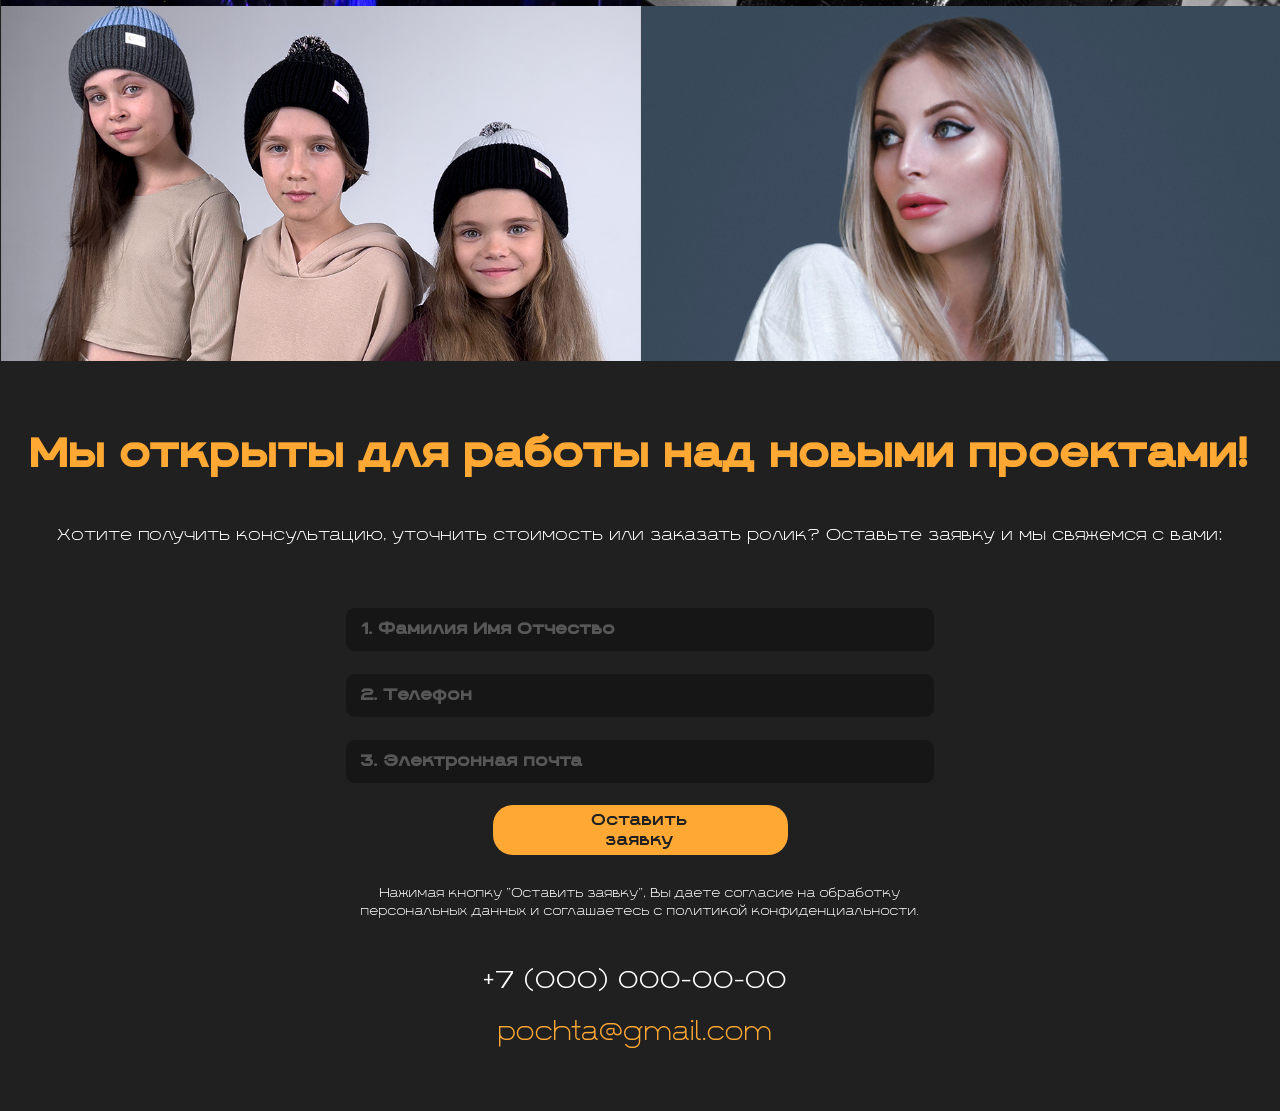
<file: portfolio_photo.html>
<!DOCTYPE html>
<html lang="en">
<head>
    <meta charset="UTF-8">
    <meta name="viewport" content="width=device-width, initial-scale=1.0">
    <link href="https://stackpath.bootstrapcdn.com/bootstrap/4.5.2/css/bootstrap.min.css" rel="stylesheet">
    <link rel="stylesheet" href="https://cdnjs.cloudflare.com/ajax/libs/font-awesome/6.0.0-beta3/css/all.min.css">
    <link rel="stylesheet" href="css/index.css">
    <link rel="stylesheet" href="css/portfolio_pages.css">
    <title>Document</title>
</head>
<header>
    <nav class="navbar navbar-expand">
        <div class="container-fluid">
            <div class="navbar-collapse justify-content-end col-8" id="navbarNav">
                <ul class="navbar-nav">
                    <li class="nav-item">
                        <img src="src/img/main/logo.png">
                    </li>
                    <li class="nav-item p-d-flex">
                        <a class="nav-link" href="index.html">Главная</a>
                    </li>
                    <li class="nav-item p-d-flex">
                        <a class="nav-link active" href="portfolio.html">Портфолио</a>
                    </li>
                    <li class="nav-item p-d-flex">
                        <a class="nav-link" href="#">Контакты</a>
                    </li>
                    <li class="nav-item p-d-flex">
                        <a class="nav-link" href="about_us.html">О нас</a>
                    </li>
                </ul>
            </div>
            <div class="hiden-logo col-10 offset-1">
                <img src="src/img/main/logo.png">
            </div>
            <div class="navbar-buttons d-flex justify-content-start col-4">
                <button class="btn btn-custom mr-2"><a href="#form">Оставить <br>заявку</a></button>
                <button class="btn btn-custom"><a href="brief.html">Заполнить <br>бриф</a></button>
            </div>
        </div>
    </nav>
</header>
<body>
    <button id="menu-toggle" class="menu-toggle">
        <i class="fas fa-bars"></i>
    </button>

    <!-- Sliding menu -->
    <div id="slide-menu" class="slide-menu" style="padding-top: 14px;">
        <ul class="navbar-nav flex-column">
            <li class="nav-item-menu">
                <img src="src/img/main/logo.png" alt="Logo" class="menu-logo">
            </li>
            <li class="nav-item-menu p-d-flex border-b">
                <a class="nav-link" href="index.html" style="font-size: 25px !important;">Главная</a>
            </li>
            <li class="nav-item-menu p-d-flex active border-b">
                <a class="nav-link active" href="portfolio.html" style="font-size: 25px !important;">Портфолио</a>
            </li>
            <li class="nav-item-menu p-d-flex border-b">
                <a class="nav-link" href="#" style="font-size: 25px !important;">Контакты</a>
            </li>
            <li class="nav-item-menu p-d-flex border-b">
                <a class="nav-link" href="about_us.html" style="font-size: 25px !important;">О нас</a>
            </li>
            <li class="nav-item-menu mt-5">
                <button class="btn btn-custom mr-2" style="font-size: 20px !important;"><a href="#form">Оставить заявку</a></button>
            </li>
            <li class="nav-item-menu">
                <button class="btn btn-custom" style="font-size: 20px !important;"><a href="brief.html">Заполнить бриф</a></button>
            </li>
        </ul>
    </div>
    <!-- Overlay -->
    <div id="overlay" class="overlay"></div>

    <div class="colour_line" style="background-color:rgba(254, 228, 209, 1);"></div>

    <div class="container text-center mt-5 pt-4">
        <div class="portf-hp photo-hp col-12 col-lg-8 offset-lg-2">
           <h1>Фото-съемка</h1>
            <p>Профессиональная фотосъемка — это создание качественных и эстетически привлекательных изображений с помощью профессионального оборудования и знаний</p>
        </div>
    </div>

    <div class="row portf-images mt-5 pt-5">
        <a class="col-12 col-md-6 p-0 mb-3 mb-md-0 upper-img-cut1 image-container" data-popup="popup1">
            <img src="src/img/portfolio/photo/1decf62301893f834dc9b58f352d6240.png" alt="">
            <div class="image-overlay p-4 text-center">
                <h2>Фотосъёмка для бренда одежды "Kisl"</h2>
            </div>
        </a>
        <a class="col-12 col-md-6 p-0 mb-3 mb-md-0 upper-img-cut2 image-container" data-popup="popup2">
            <img src="src/img/portfolio/photo/246b465e90edc363453d01e76f75c411.png" alt="">
            <div class="image-overlay p-4 text-center">
                <h2>Фотосъёмка для бренда детской одежды "Ростекстиль"</h2>
            </div>
        </a>
        <a class="col-12 col-md-6 p-0 mb-3 mb-md-0 image-container" data-popup="popup3">
            <img src="src/img/portfolio/photo/8a06b5e1bc79cc4092fb28b901708340.jpg" alt="">
            <div class="image-overlay p-4 text-center">
                <h2>Фотосъёмка для бренда одежды "Laser B"</h2>
            </div>
        </a>
        <a class="col-12 col-md-6 p-0 mb-3 mb-md-0 upper-img-cut2 image-container" data-popup="popup4">
            <img src="src/img/portfolio/photo/114bfaacad5d18bc8b2c40d3f161acae.png" alt="">
            <div class="image-overlay p-4 text-center">
                <h2>Фотоотчёт с концерта группы «Номер скрыт»</h2>
            </div>
        </a>
        <a class="col-12 col-md-6 p-0 mb-3 mb-md-0 upper-img-cut3 image-container" data-popup="popup5">
            <img src="src/img/portfolio/photo/e3777218cb30813e90c71785c24e26f1.png" alt="">
            <div class="image-overlay p-4 text-center">
                <h2>Фотосессия в образе для модели Алина Асатова</h2>
            </div>
        </a>
        <a class="col-12 col-md-6 p-0 mb-3 mb-md-0 upper-img-cut3 image-container" data-popup="popup6">
            <img src="src/img/portfolio/photo/6b581ea34dddedfe5136f3f5633840f9.png" alt="">
            <div class="image-overlay p-4 text-center">
                <h2>Съемка модельного портфолио для Влада Домрачева</h2>
            </div>
        </a>
        <a class="col-12 col-md-6 p-0 mb-3 mb-md-0 upper-img-cut3 image-container" data-popup="popup7">
            <img src="src/img/portfolio/photo/cd04848c0197d9e9ea6ae2bbdf32d615.png" alt="">
            <div class="image-overlay p-4 text-center">
                <h2>Фотосъёмка для бренда детской одежды "Светяшки"</h2>
            </div>
        </a>
        <a class="col-12 col-md-6 p-0 mb-3 mb-md-0 upper-img-cut1 image-container" data-popup="popup8">
            <img src="src/img/portfolio/photo/36dd3ad4026c7962606a013461029da1.jpg" alt="">
            <div class="image-overlay p-4 text-center">
                <h2>Отчётное видео с регионального чемпионата по Массажу РТ</h2>
            </div>
        </a>


        <div class="popup-overlay" id="popupOverlay"></div>
            <div class="popup" id="popup1">
                <div class="popup-content">
                    <span class="popup-close" id="closePopup">&times;</span>
                    <h2>Фотосъёмка для бренда одежды "Kisl"</h2>
                    <iframe src="https://vkvideo.ru/video_ext.php?oid=-216560690&id=456239099&hd=2&autoplay=1" class="vk-video" allow="autoplay; encrypted-media; fullscreen; picture-in-picture; screen-wake-lock;" frameborder="0" allowfullscreen></iframe>
                </div>
            </div>
        </div>

        <div class="popup-overlay" id="popupOverlay"></div>
            <div class="popup" id="popup2">
                <div class="popup-content">
                    <span class="popup-close" id="closePopup">&times;</span>
                    <h2>Фотосъёмка для бренда детской одежды "Ростекстиль"</h2>
                    <iframe src="https://vkvideo.ru/video_ext.php?oid=-216560690&id=456239072&hd=2&autoplay=1" class="vk-video" allow="autoplay; encrypted-media; fullscreen; picture-in-picture; screen-wake-lock;" frameborder="0" allowfullscreen></iframe>
                </div>
            </div>
        </div>

        <div class="popup-overlay" id="popupOverlay"></div>
            <div class="popup" id="popup3">
                <div class="popup-content">
                    <span class="popup-close" id="closePopup">&times;</span>
                    <h2>Фотосъёмка для бренда одежды "Laser B"</h2>
                    <iframe src="https://vkvideo.ru/video_ext.php?oid=-216560690&id=456239069&hd=2&autoplay=1" class="vk-video" allow="autoplay; encrypted-media; fullscreen; picture-in-picture; screen-wake-lock;" frameborder="0" allowfullscreen></iframe>
                </div>
            </div>
        </div>

        <div class="popup-overlay" id="popupOverlay"></div>
            <div class="popup" id="popup4">
                <div class="popup-content">
                    <span class="popup-close" id="closePopup">&times;</span>
                    <h2>Фотоотчёт с концерта группы «Номер скрыт»</h2>
                    <iframe src="https://vkvideo.ru/video_ext.php?oid=-216560690&id=456239070&hd=2&autoplay=1" class="vk-video" allow="autoplay; encrypted-media; fullscreen; picture-in-picture; screen-wake-lock;" frameborder="0" allowfullscreen></iframe>
                </div>
            </div>
        </div>

        <div class="popup-overlay" id="popupOverlay"></div>
            <div class="popup" id="popup5">
                <div class="popup-content">
                    <span class="popup-close" id="closePopup">&times;</span>
                    <h2>Фотосессия в образе для модели Алина Асатова</h2>
                    <iframe src="https://vkvideo.ru/video_ext.php?oid=-216560690&id=456239103&hd=2&autoplay=1" class="vk-video" allow="autoplay; encrypted-media; fullscreen; picture-in-picture; screen-wake-lock;" frameborder="0" allowfullscreen></iframe>
                </div>
            </div>
        </div>

        <div class="popup-overlay" id="popupOverlay"></div>
            <div class="popup" id="popup6">
                <div class="popup-content">
                    <span class="popup-close" id="closePopup">&times;</span>
                    <h2>Съемка модельного портфолио для Влада Домрачева</h2>
                    <iframe src="https://vkvideo.ru/video_ext.php?oid=-216560690&id=456239073&hd=2&autoplay=1" class="vk-video" allow="autoplay; encrypted-media; fullscreen; picture-in-picture; screen-wake-lock;" frameborder="0" allowfullscreen></iframe>
                </div>
            </div>
        </div>

        <div class="popup-overlay" id="popupOverlay"></div>
            <div class="popup" id="popup7">
                <div class="popup-content">
                    <span class="popup-close" id="closePopup">&times;</span>
                    <h2>Фотосъёмка для бренда детской одежды "Светяшки"</h2>
                    <iframe src="https://vkvideo.ru/video_ext.php?oid=-216560690&id=456239103&hd=2&autoplay=1" class="vk-video" allow="autoplay; encrypted-media; fullscreen; picture-in-picture; screen-wake-lock;" frameborder="0" allowfullscreen></iframe>
                </div>
            </div>
        </div>

        <div class="popup-overlay" id="popupOverlay"></div>
            <div class="popup" id="popup8">
                <div class="popup-content">
                    <span class="popup-close" id="closePopup">&times;</span>
                    <h2>"Пузыри"</h2>
                    <iframe src="https://vkvideo.ru/video_ext.php?oid=-216560690&id=456239073&hd=2&autoplay=1" class="vk-video" allow="autoplay; encrypted-media; fullscreen; picture-in-picture; screen-wake-lock;" frameborder="0" allowfullscreen></iframe>
                </div>
            </div>
        </div>




















    </div>

    <div class="application-form" id="form">
        <h1 class="text-center mb-4">Мы открыты для работы над новыми проектами!</h1>
        <section class="form-substr mb-4">
            <p>Хотите получить консультацию, уточнить стоимость или заказать ролик? Оставьте заявку и мы свяжемся с вами:</p>
        </section>
        <section class="row contact-info mb-4 justify-content-center">
            <form id="application-form" class="col-12 row">
                <div class="row row-cols-1 col-10 col-sm-8 col-lg-6 offset-1 offset-sm-2 offset-lg-3 form-inner">
                    <div class="form-group justify-content-center">
                        <input type="text" class="form-controle" id="fullname" name="fullname" placeholder="1. Фамилия Имя Отчество" required>
                    </div>
                    <div class="form-group justify-content-center">
                        <input type="tel" class="form-controle" id="phone" name="phone" placeholder="2. Телефон" required>
                    </div>
                    <div class="form-group justify-content-center">
                        <input type="email" class="form-controle" id="email" name="email" placeholder="3. Электронная почта" required>
                    </div>
                    <div class="d-flex justify-content-center">
                        <button type="submit" class="btn btn-primary col-8 col-sm-6">Оставить<br>заявку</button>
                    </div>
                    <div class="form-group">
                        <p class="privacy">Нажимая кнопку "Оставить заявку", Вы даете согласие на обработку персональных данных и соглашаетесь с политикой конфиденциальности.</p>
                    </div>
                </div>
            </form>
            <div class="col-12 pr-4 mb-4 mb-lg-0">
                <p id="form-num">+7 (000) 000-00-00</p>
                <p id="form-mail">pochta@gmail.com</p>
            </div> 
        </section>
    </div>

    <script src="js/script.js"></script>
    <script src="js/portfolio-pages.js"></script>
    <script src="https://code.jquery.com/jquery-3.5.1.slim.min.js"></script>
    <script src="https://cdn.jsdelivr.net/npm/@popperjs/core@2.5.4/dist/umd/popper.min.js"></script>
    <script src="https://stackpath.bootstrapcdn.com/bootstrap/4.5.2/js/bootstrap.min.js"></script>
</body>
</html>
</file>
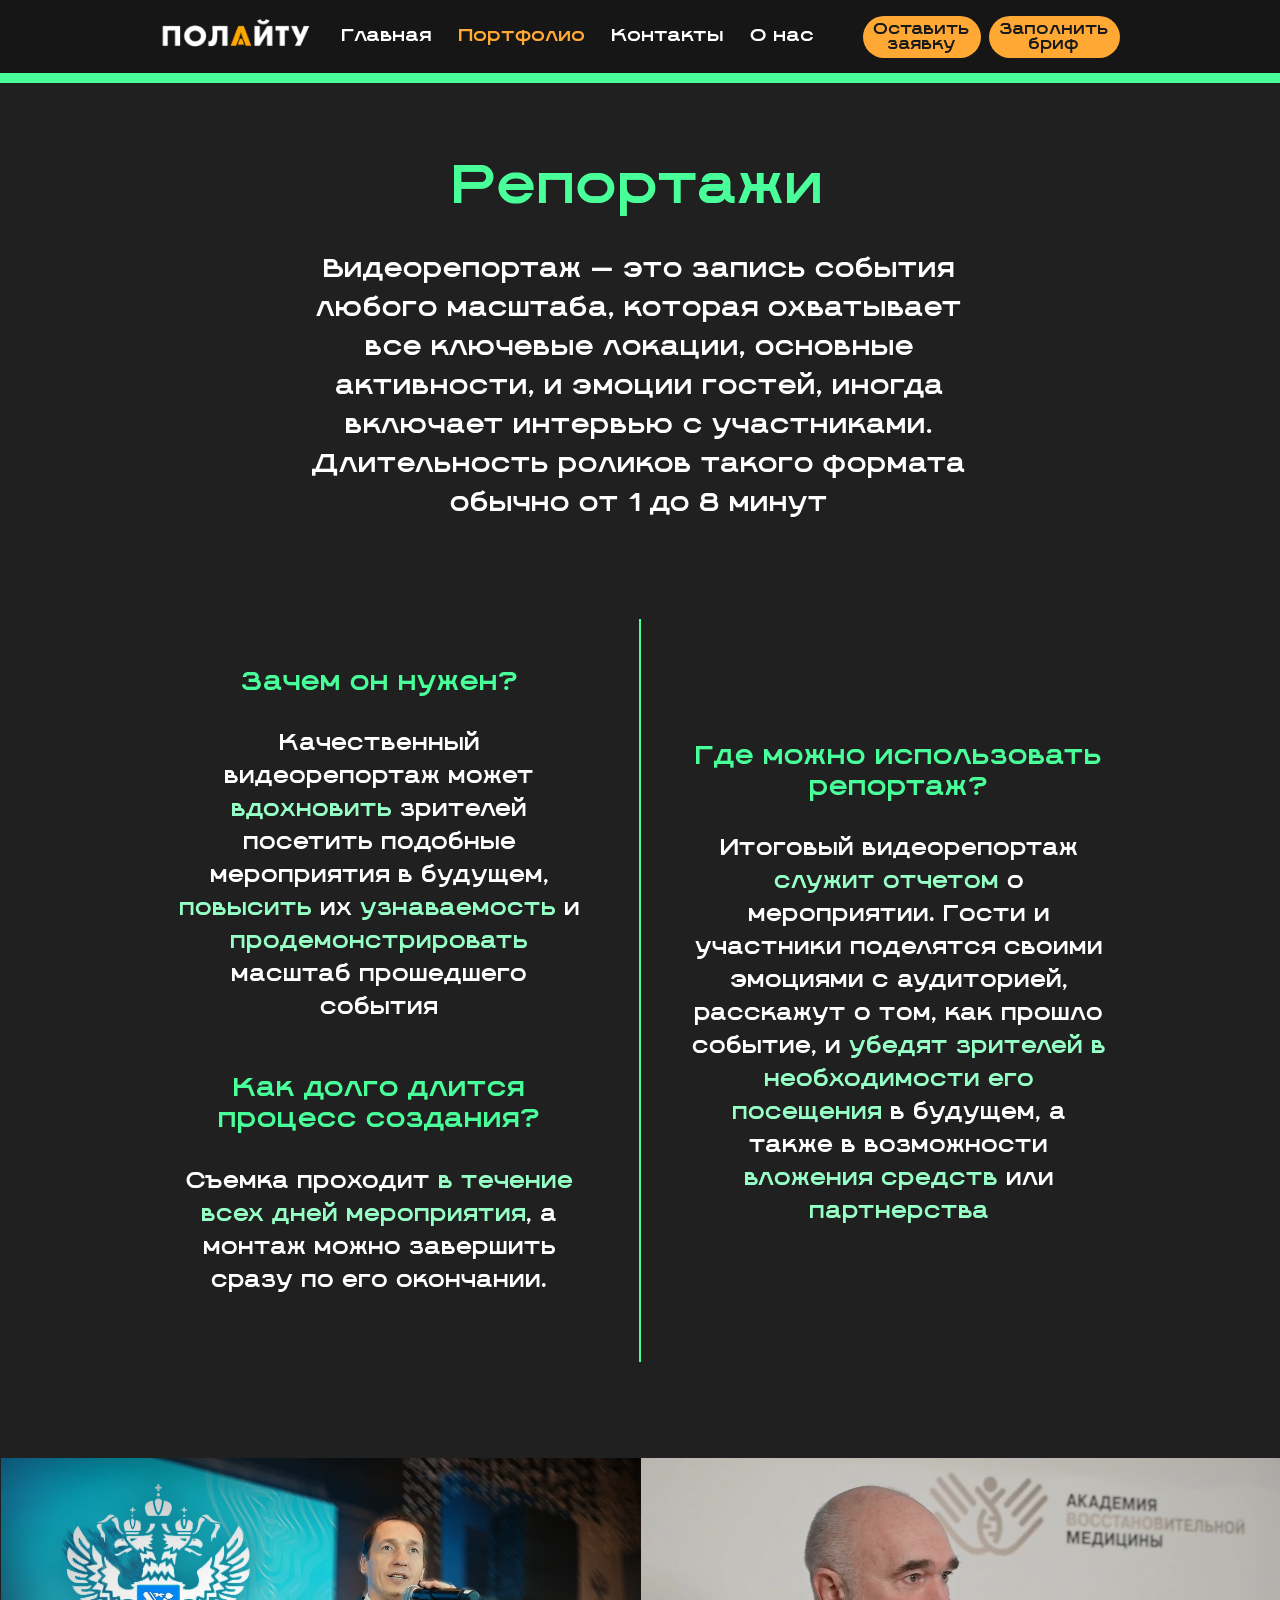
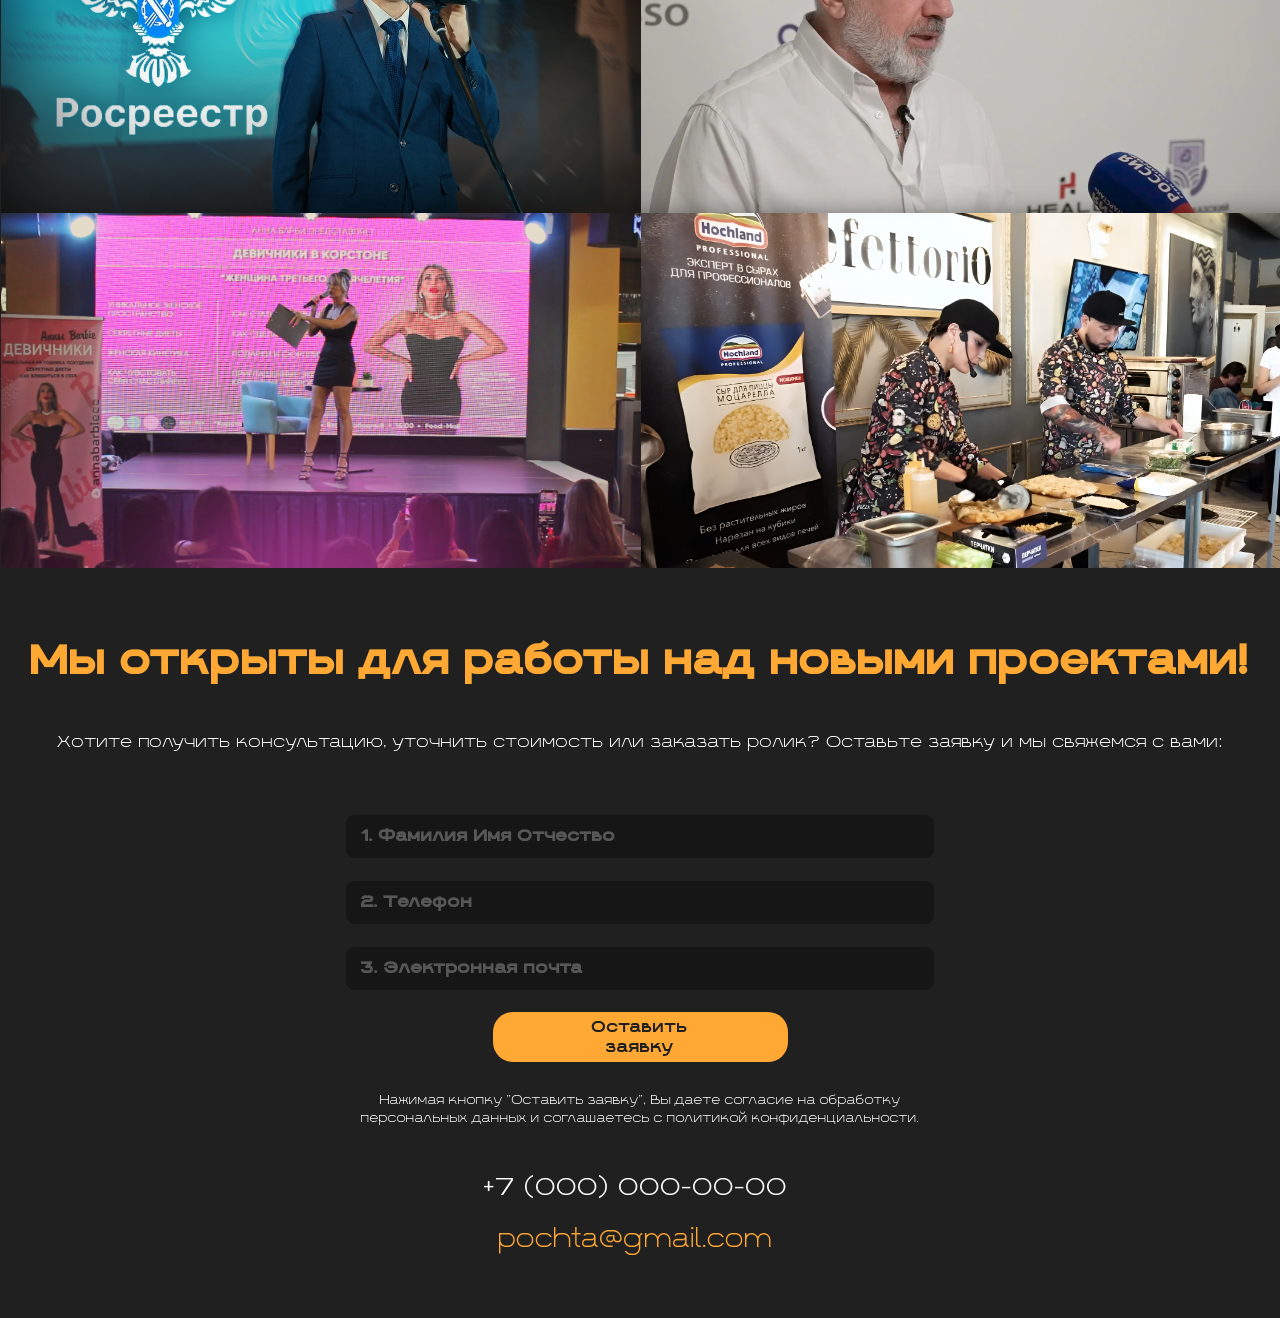
<file: portfolio_reports.html>
<!DOCTYPE html>
<html lang="en">
<head>
    <meta charset="UTF-8">
    <meta name="viewport" content="width=device-width, initial-scale=1.0">
    <link href="https://stackpath.bootstrapcdn.com/bootstrap/4.5.2/css/bootstrap.min.css" rel="stylesheet">
    <link rel="stylesheet" href="https://cdnjs.cloudflare.com/ajax/libs/font-awesome/6.0.0-beta3/css/all.min.css">
    <link rel="stylesheet" href="css/index.css">
    <link rel="stylesheet" href="css/portfolio_pages.css">
    <title>Document</title>
</head>
<header>
    <nav class="navbar navbar-expand">
        <div class="container-fluid">
            <div class="navbar-collapse justify-content-end col-8" id="navbarNav">
                <ul class="navbar-nav">
                    <li class="nav-item">
                        <img src="src/img/main/logo.png">
                    </li>
                    <li class="nav-item p-d-flex">
                        <a class="nav-link" href="index.html">Главная</a>
                    </li>
                    <li class="nav-item p-d-flex">
                        <a class="nav-link active" href="portfolio.html">Портфолио</a>
                    </li>
                    <li class="nav-item p-d-flex">
                        <a class="nav-link" href="#">Контакты</a>
                    </li>
                    <li class="nav-item p-d-flex">
                        <a class="nav-link" href="about_us.html">О нас</a>
                    </li>
                </ul>
            </div>
            <div class="hiden-logo col-10 offset-1">
                <img src="src/img/main/logo.png">
            </div>
            <div class="navbar-buttons d-flex justify-content-start col-4">
                <button class="btn btn-custom mr-2"><a href="#form">Оставить <br>заявку</a></button>
                <button class="btn btn-custom"><a href="brief.html">Заполнить <br>бриф</a></button>
            </div>
        </div>
    </nav>
</header>
<body>
    <button id="menu-toggle" class="menu-toggle">
        <i class="fas fa-bars"></i>
    </button>

    <!-- Sliding menu -->
    <div id="slide-menu" class="slide-menu" style="padding-top: 14px;">
        <ul class="navbar-nav flex-column">
            <li class="nav-item-menu">
                <img src="src/img/main/logo.png" alt="Logo" class="menu-logo">
            </li>
            <li class="nav-item-menu p-d-flex border-b">
                <a class="nav-link" href="index.html" style="font-size: 25px !important;">Главная</a>
            </li>
            <li class="nav-item-menu p-d-flex active border-b">
                <a class="nav-link active" href="portfolio.html" style="font-size: 25px !important;">Портфолио</a>
            </li>
            <li class="nav-item-menu p-d-flex border-b">
                <a class="nav-link" href="#" style="font-size: 25px !important;">Контакты</a>
            </li>
            <li class="nav-item-menu p-d-flex border-b">
                <a class="nav-link" href="about_us.html" style="font-size: 25px !important;">О нас</a>
            </li>
            <li class="nav-item-menu mt-5">
                <button class="btn btn-custom mr-2" style="font-size: 20px !important;"><a href="#form">Оставить заявку</a></button>
            </li>
            <li class="nav-item-menu">
                <button class="btn btn-custom" style="font-size: 20px !important;"><a href="brief.html">Заполнить бриф</a></button>
            </li>
        </ul>
    </div>
    <!-- Overlay -->
    <div id="overlay" class="overlay"></div>

    <div class="colour_line" style="background-color:rgba(72, 255, 154, 1);"></div>

    <div class="container text-center mt-5 pt-4">
        <div class="portf-hp reports-hp col-12 col-lg-8 offset-lg-2">
           <h1>Репортажи</h1>
            <p>Видеорепортаж — это запись события любого масштаба, которая охватывает все ключевые локации, основные активности, и эмоции гостей, иногда включает интервью с участниками. Длительность роликов такого формата обычно от 1 до 8 минут</p>
        </div>
    </div>

    <div class="row mt-5 pt-5 col-10 offset-1 text-center">
        <div class="portf-hp2 reports-hp right-border col-12 col-sm-10 offset-sm-1 col-lg-6 offset-lg-0 p-xl-5 px-lg-4">
            <h3>Зачем он нужен?</h3>
            <p>Качественный видеорепортаж может <highlited>вдохновить</highlited> зрителей посетить подобные мероприятия в будущем, <highlited>повысить</highlited> их <highlited>узнаваемость</highlited> и <highlited>продемонстрировать</highlited> масштаб прошедшего события</p>
        
            <h3 class="mt-5">Как долго длится процесс создания?</h3>
            <p>Съемка проходит <highlited>в течение всех дней мероприятия</highlited>, а монтаж можно завершить сразу по его окончании.</p>
        </div>

        <div class="portf-hp2 reports-hp left-border col-12 col-sm-10 offset-sm-1 col-lg-6 offset-lg-0 p-xl-5 px-lg-4">
            <h3 class="mtt-4-6">Где можно использовать репортаж?</h3>
            <p>Итоговый видеорепортаж <highlited>служит отчетом</highlited> о мероприятии. Гости и участники поделятся своими эмоциями с аудиторией, расскажут о том, как прошло событие, и <highlited>убедят зрителей в необходимости его посещения</highlited> в будущем, а также в возможности <highlited>вложения средств</highlited> или <highlited>партнерства</highlited></p>
        </div>
    </div>

    <div class="row portf-images mt-5 pt-5">
        <a class="col-12 col-md-6 p-0 mb-3 mb-md-0 image-container" data-popup="popup1">
            <img src="src/img/portfolio/reports/977d68f7b80ca6f5c33fc910eded7d02.png" alt="">
            <div class="image-overlay p-4 text-center">
                <h2>Отчётное видео юбилея Росреестра</h2>
            </div>
        </a>
        <a class="col-12 col-md-6 p-0 mb-3 mb-md-0 image-container" data-popup="popup2">
            <img src="src/img/portfolio/reports/5d06ee940814fa48620e5bf8a0556136.png" alt="">
            <div class="image-overlay p-4 text-center">
                <h2>Отчётное видео с регионального чемпионата по Массажу РТ</h2>
            </div>
        </a>
        <a class="col-12 col-md-6 p-0 mb-3 mb-md-0 image-container" data-popup="popup3">
            <img src="src/img/portfolio/reports/55389b36376a5a2ebf254a830aca3b7e.png" alt="">
            <div class="image-overlay p-4 text-center">
                <h2>Отчётное видео с "Девишника Анны Барби"</h2>
            </div>
        </a>
        <a class="col-12 col-md-6 p-0 mb-3 mb-md-0 image-container" data-popup="popup4">
            <img src="src/img/portfolio/reports/ad88ff1811f3828462f49cb5ab331b58.jpg" alt="">
            <div class="image-overlay p-4 text-center">
                <h2>Кукинг мастер-класс от компании “Сладкая жизнь”</h2>
            </div>
        </a>


        <div class="popup-overlay" id="popupOverlay"></div>

        <div class="popup" id="popup1">
            <div class="popup-content">
                <span class="popup-close" id="closePopup">&times;</span>
                <h2>Отчётное видео юбилея Росреестра</h2>
                <iframe src="https://vkvideo.ru/video_ext.php?oid=-216560690&id=456239098&hd=2&autoplay=1" class="vk-video" allow="autoplay; encrypted-media; fullscreen; picture-in-picture; screen-wake-lock;" frameborder="0" allowfullscreen></iframe>
            </div>
        </div>

        <div class="popup-overlay" id="popupOverlay"></div>
            <div class="popup" id="popup2">
                <div class="popup-content">
                    <span class="popup-close" id="closePopup">&times;</span>
                    <h2>Отчётное видео с регионального чемпионата по Массажу РТ</h2>
                    <iframe src="https://vkvideo.ru/video_ext.php?oid=-216560690&id=456239105&hd=2&autoplay=1" class="vk-video" allow="autoplay; encrypted-media; fullscreen; picture-in-picture; screen-wake-lock;" frameborder="0" allowfullscreen></iframe>
                </div>
            </div>
        </div>

        <div class="popup-overlay" id="popupOverlay"></div>
            <div class="popup" id="popup3">
                <div class="popup-content">
                    <span class="popup-close" id="closePopup">&times;</span>
                    <h2>Отчётное видео с "Девишника Анны Барби"</h2>
                    <iframe src="https://vkvideo.ru/video_ext.php?oid=-216560690&id=456239100&hd=2&autoplay=1" class="vk-video" allow="autoplay; encrypted-media; fullscreen; picture-in-picture; screen-wake-lock;" frameborder="0" allowfullscreen></iframe>
                </div>
            </div>
        </div>

        <div class="popup-overlay" id="popupOverlay"></div>
            <div class="popup" id="popup4">
                <div class="popup-content">
                    <span class="popup-close" id="closePopup">&times;</span>
                    <h2>Кукинг мастер-класс от компании “Сладкая жизнь”</h2>
                    <iframe src="https://vkvideo.ru/video_ext.php?oid=-216560690&id=456239101&hd=2&autoplay=1" class="vk-video" allow="autoplay; encrypted-media; fullscreen; picture-in-picture; screen-wake-lock;" frameborder="0" allowfullscreen></iframe>
                </div>
            </div>
        </div>

    </div>

    <div class="application-form" id="form">
        <h1 class="text-center mb-4">Мы открыты для работы над новыми проектами!</h1>
        <section class="form-substr mb-4">
            <p>Хотите получить консультацию, уточнить стоимость или заказать ролик? Оставьте заявку и мы свяжемся с вами:</p>
        </section>
        <section class="row contact-info mb-4 justify-content-center">
            <form id="application-form" class="col-12 row">
                <div class="row row-cols-1 col-10 col-sm-8 col-lg-6 offset-1 offset-sm-2 offset-lg-3 form-inner">
                    <div class="form-group justify-content-center">
                        <input type="text" class="form-controle" id="fullname" name="fullname" placeholder="1. Фамилия Имя Отчество" required>
                    </div>
                    <div class="form-group justify-content-center">
                        <input type="tel" class="form-controle" id="phone" name="phone" placeholder="2. Телефон" required>
                    </div>
                    <div class="form-group justify-content-center">
                        <input type="email" class="form-controle" id="email" name="email" placeholder="3. Электронная почта" required>
                    </div>
                    <div class="d-flex justify-content-center">
                        <button type="submit" class="btn btn-primary col-8 col-sm-6">Оставить<br>заявку</button>
                    </div>
                    <div class="form-group">
                        <p class="privacy">Нажимая кнопку "Оставить заявку", Вы даете согласие на обработку персональных данных и соглашаетесь с политикой конфиденциальности.</p>
                    </div>
                </div>
            </form>
            <div class="col-12 pr-4 mb-4 mb-lg-0">
                <p id="form-num">+7 (000) 000-00-00</p>
                <p id="form-mail">pochta@gmail.com</p>
            </div> 
        </section>
    </div>

    <script src="js/script.js"></script>
    <script src="js/portfolio-pages.js"></script>
    <script src="https://code.jquery.com/jquery-3.5.1.slim.min.js"></script>
    <script src="https://cdn.jsdelivr.net/npm/@popperjs/core@2.5.4/dist/umd/popper.min.js"></script>
    <script src="https://stackpath.bootstrapcdn.com/bootstrap/4.5.2/js/bootstrap.min.js"></script>
</body>
</html>
</file>
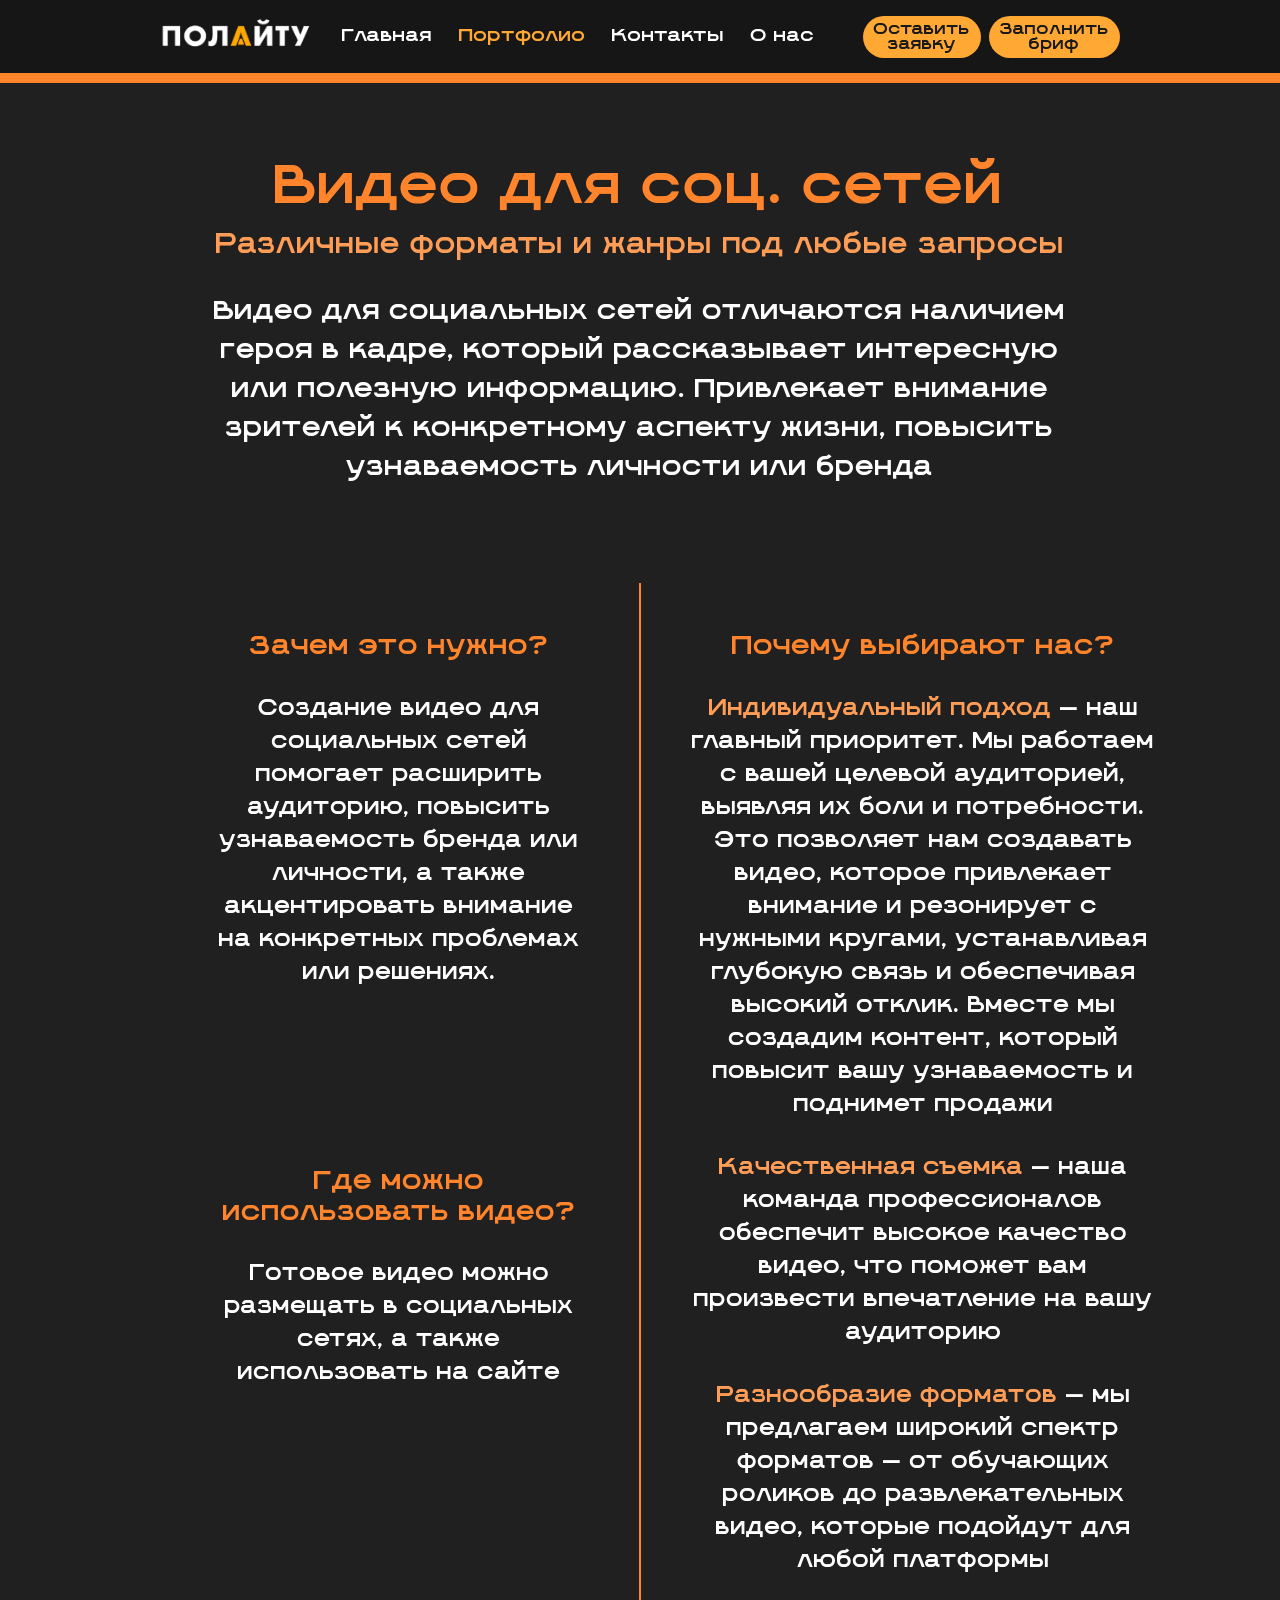
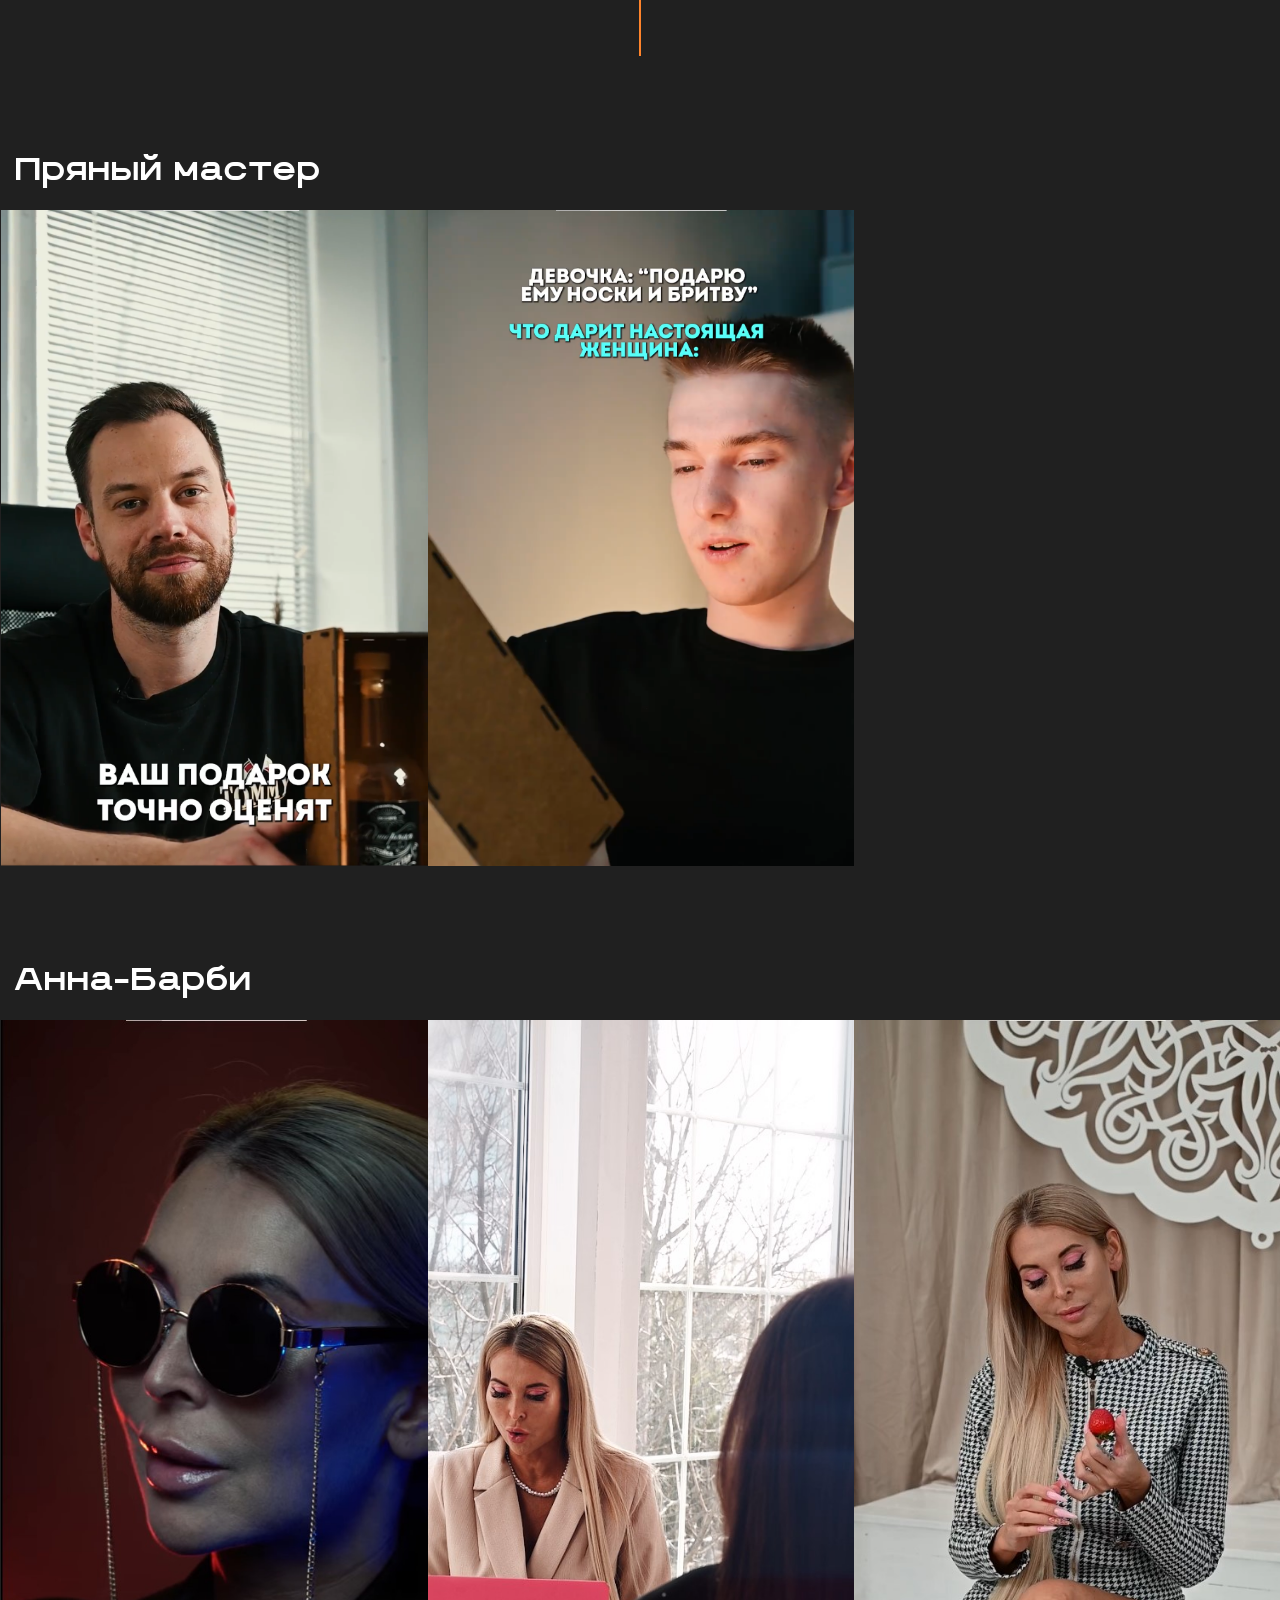
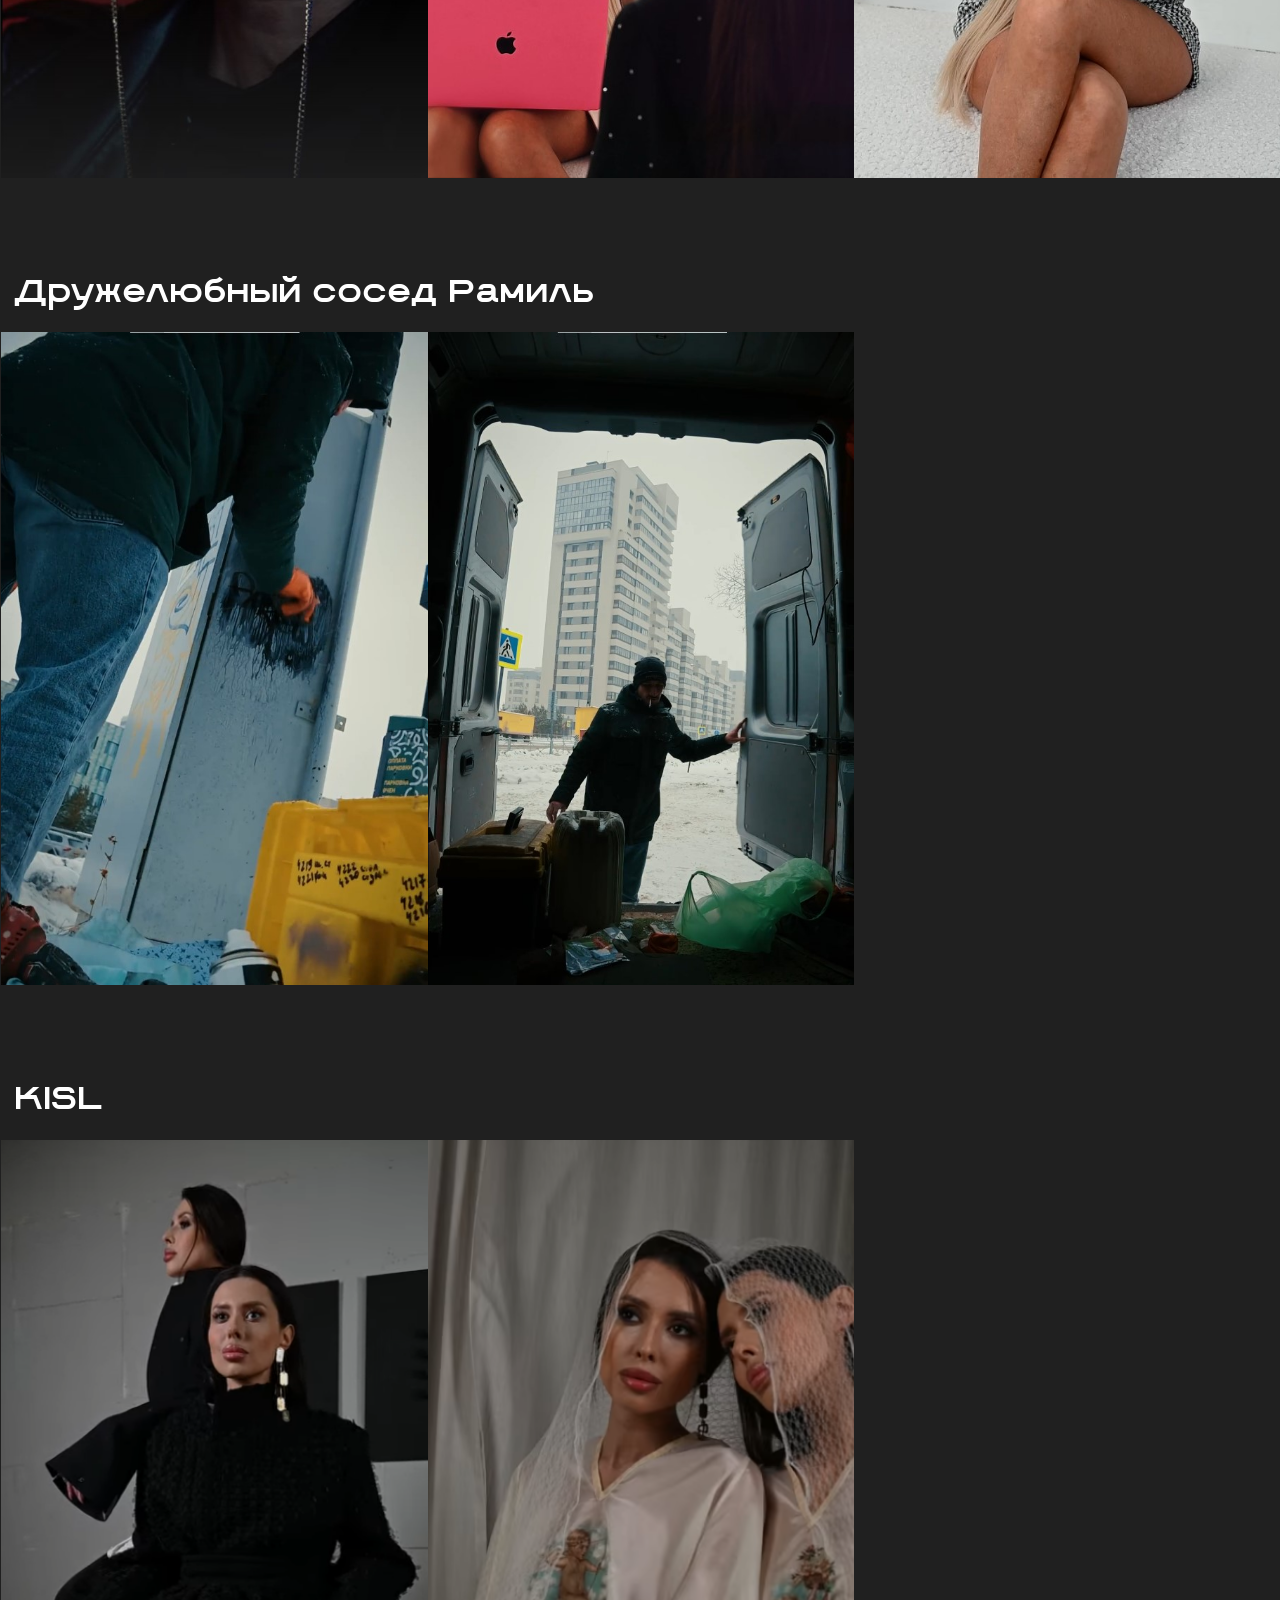
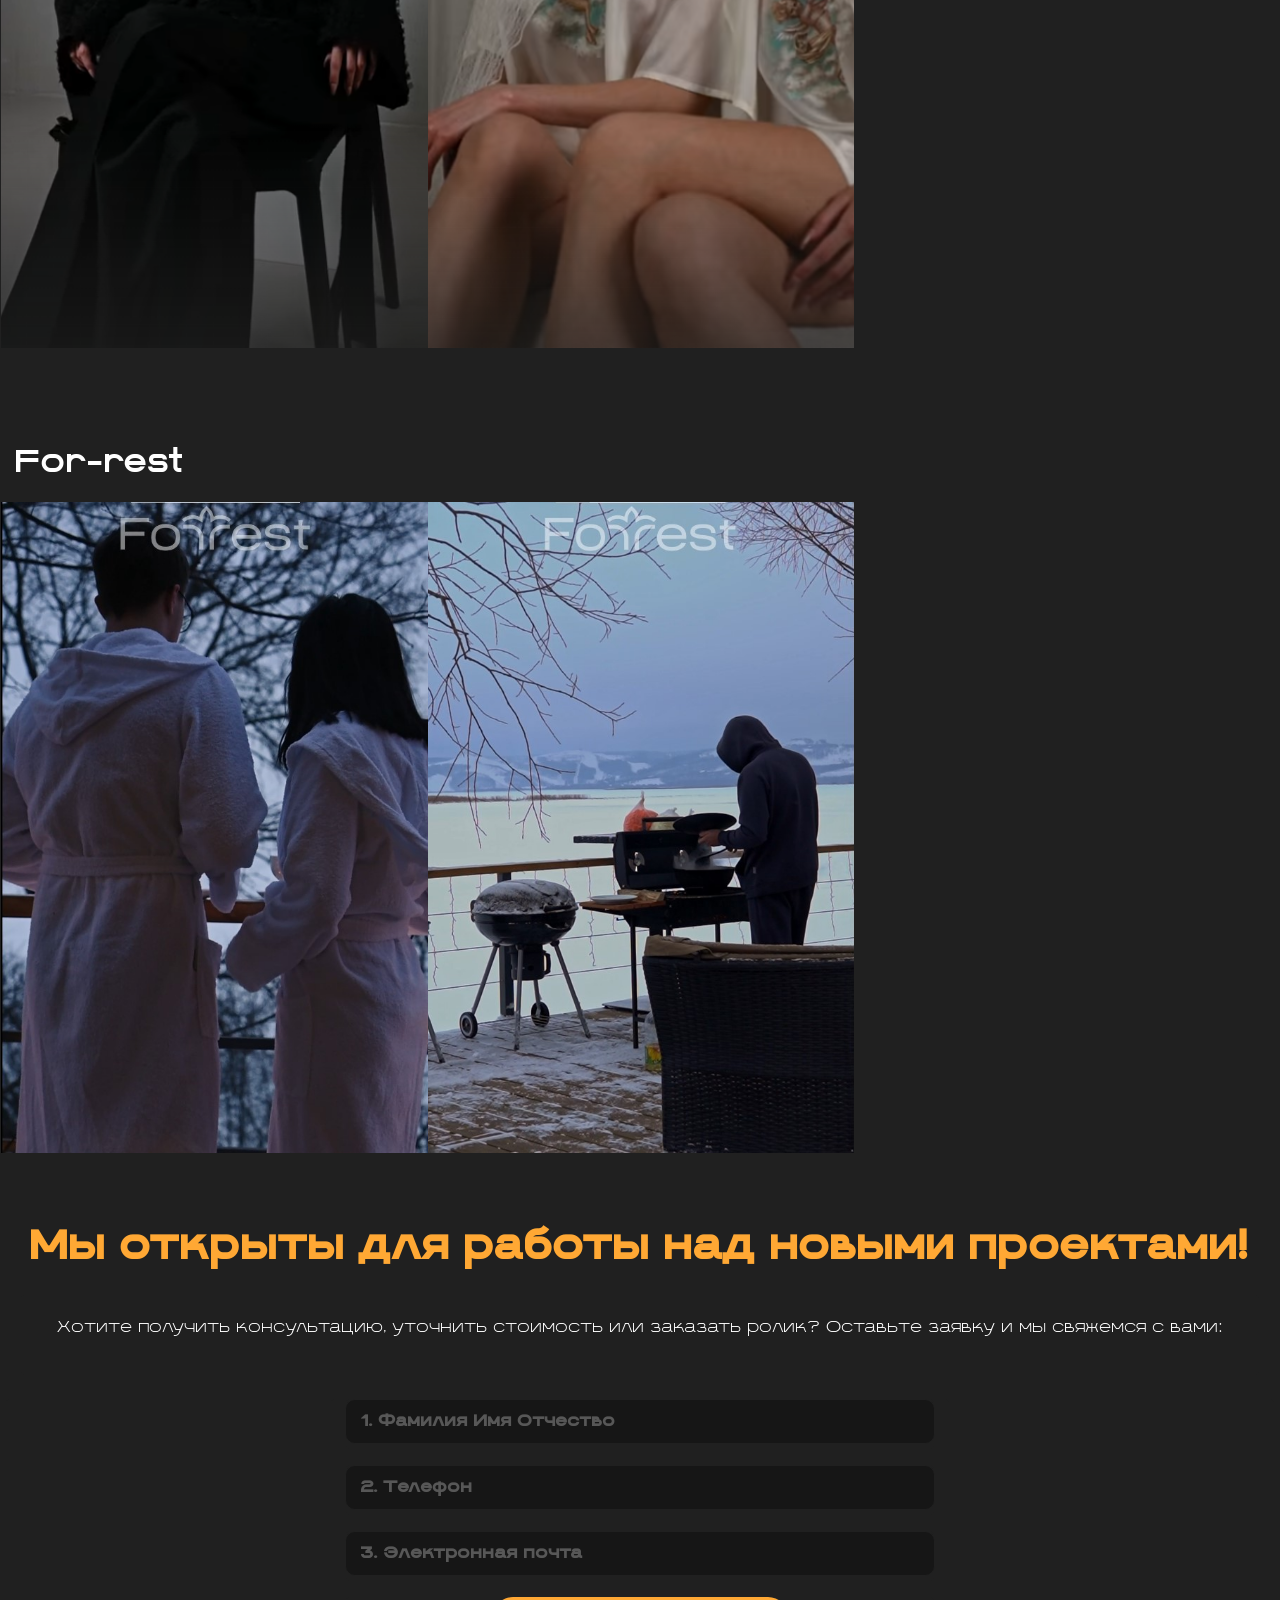
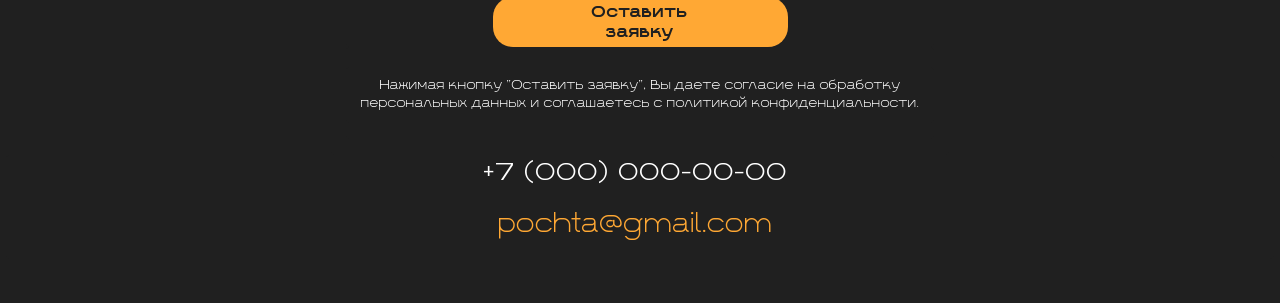
<file: portfolio_social.html>
<!DOCTYPE html>
<html lang="en">
<head>
    <meta charset="UTF-8">
    <meta name="viewport" content="width=device-width, initial-scale=1.0">
    <link href="https://stackpath.bootstrapcdn.com/bootstrap/4.5.2/css/bootstrap.min.css" rel="stylesheet">
    <link rel="stylesheet" href="https://cdnjs.cloudflare.com/ajax/libs/font-awesome/6.0.0-beta3/css/all.min.css">
    <link rel="stylesheet" href="css/index.css">
    <link rel="stylesheet" href="css/portfolio_pages.css">
    <title>Document</title>
</head>
<header>
    <nav class="navbar navbar-expand">
        <div class="container-fluid">
            <div class="navbar-collapse justify-content-end col-8" id="navbarNav">
                <ul class="navbar-nav">
                    <li class="nav-item">
                        <img src="src/img/main/logo.png">
                    </li>
                    <li class="nav-item p-d-flex">
                        <a class="nav-link" href="index.html">Главная</a>
                    </li>
                    <li class="nav-item p-d-flex">
                        <a class="nav-link active" href="portfolio.html">Портфолио</a>
                    </li>
                    <li class="nav-item p-d-flex">
                        <a class="nav-link" href="#">Контакты</a>
                    </li>
                    <li class="nav-item p-d-flex">
                        <a class="nav-link" href="about_us.html">О нас</a>
                    </li>
                </ul>
            </div>
            <div class="hiden-logo col-10 offset-1">
                <img src="src/img/main/logo.png">
            </div>
            <div class="navbar-buttons d-flex justify-content-start col-4">
                <button class="btn btn-custom mr-2"><a href="#form">Оставить <br>заявку</a></button>
                <button class="btn btn-custom"><a href="brief.html">Заполнить <br>бриф</a></button>
            </div>
        </div>
    </nav>
</header>
<body>
    <button id="menu-toggle" class="menu-toggle">
        <i class="fas fa-bars"></i>
    </button>

    <!-- Sliding menu -->
    <div id="slide-menu" class="slide-menu" style="padding-top: 14px;">
        <ul class="navbar-nav flex-column">
            <li class="nav-item-menu">
                <img src="src/img/main/logo.png" alt="Logo" class="menu-logo">
            </li>
            <li class="nav-item-menu p-d-flex border-b">
                <a class="nav-link" href="index.html" style="font-size: 25px !important;">Главная</a>
            </li>
            <li class="nav-item-menu p-d-flex active border-b">
                <a class="nav-link active" href="portfolio.html" style="font-size: 25px !important;">Портфолио</a>
            </li>
            <li class="nav-item-menu p-d-flex border-b">
                <a class="nav-link" href="#" style="font-size: 25px !important;">Контакты</a>
            </li>
            <li class="nav-item-menu p-d-flex border-b">
                <a class="nav-link" href="about_us.html" style="font-size: 25px !important;">О нас</a>
            </li>
            <li class="nav-item-menu mt-5">
                <button class="btn btn-custom mr-2" style="font-size: 20px !important;"><a href="#form">Оставить заявку</a></button>
            </li>
            <li class="nav-item-menu">
                <button class="btn btn-custom" style="font-size: 20px !important;"><a href="brief.html">Заполнить бриф</a></button>
            </li>
        </ul>
    </div>
    <!-- Overlay -->
    <div id="overlay" class="overlay"></div>

    <div class="colour_line" style="background-color:rgba(255, 132, 42, 1);"></div>

    <div class="container text-center mt-5 pt-4">
        <div class="portf-hp social-hp col-12 col-lg-10 offset-lg-1">
            <h1>Видео для соц. сетей</h1>
            <h4>Различные форматы и жанры под любые запросы</h4>
            <p>Видео для социальных сетей отличаются наличием героя в кадре, который рассказывает интересную или полезную информацию. Привлекает внимание зрителей к конкретному аспекту жизни, повысить узнаваемость личности или бренда</p>
        </div>
    </div>

    <div class="row mt-5 pt-5 col-10 offset-1 text-center">
        <div class="portf-hp2 social-hp right-border col-12 col-sm-10 offset-sm-1 col-lg-5 offset-lg-1 py-lg-5 py-3 pr-xl-5 pr-lg-4 pl-xl-0">
            <h3>Зачем это нужно?</h3>
            <p>Создание видео для социальных сетей помогает расширить аудиторию, повысить узнаваемость бренда или личности, а также акцентировать внимание на конкретных проблемах или решениях.</p>
        
            <h3 class="lower">Где можно использовать видео?</h3>
            <p>Готовое видео можно размещать в социальных сетях, а также использовать на сайте</p>
        </div>

        <div class="portf-hp2 social-hp second-column-hp2 left-border col-12 col-sm-10 offset-sm-1 col-lg-6 offset-lg-0 py-3 py-lg-5 pl-xl-5 pl-lg-4 pr-xl-0">
            <h3>Почему выбирают нас?</h3>
            <p><highlited>Индивидуальный подход</highlited> — наш главный приоритет. Мы работаем с вашей целевой аудиторией, выявляя их боли и потребности. Это позволяет нам создавать видео, которое привлекает внимание и резонирует с нужными кругами, устанавливая глубокую связь и обеспечивая высокий отклик. Вместе мы создадим контент, который повысит вашу узнаваемость и поднимет продажи</p>
            <p><highlited>Качественная съемка</highlited> — наша команда профессионалов обеспечит высокое качество видео, что поможет вам произвести впечатление на вашу аудиторию</p>
            <p><highlited>Разнообразие форматов</highlited> — мы предлагаем широкий спектр форматов — от обучающих роликов до развлекательных видео, которые подойдут для любой платформы</p>

        </div>
    </div>

    

    <div class="row portf-images mt-5 pt-5">

        <h2 class="social-subtitle col-12">Пряный мастер</h2>
        <a class="col-12 col-md-4 p-0 mb-3 mb-md-0 vertical-img upper-img-cut4">
            <img src="src/img/portfolio/social/1.png" alt="">
        </a>

        <a class="col-12 col-md-4 p-0 mb-3 mb-md-0 vertical-img">
            <img src="src/img/portfolio/social/2.png" alt="">
        </a>
    </div>
    <div class="row portf-images mt-5 pt-5">

        <h2 class="social-subtitle col-12">Анна-Барби</h2>
        <a class="col-12 col-md-4 p-0 mb-3 mb-md-0 vertical-img">
            <img src="src/img/portfolio/social/3.jpg" alt="">
        </a>

        <a class="col-12 col-md-4 p-0 mb-3 mb-md-0 vertical-img">
            <img src="src/img/portfolio/social/4.jpg" alt="">
        </a>

        <a class="col-12 col-md-4 p-0 mb-3 mb-md-0 vertical-img">
            <img src="src/img/portfolio/social/5.jpg" alt="">
        </a>
    </div>
    <div class="row portf-images mt-5 pt-5">

        <h2 class="social-subtitle col-12">Дружелюбный сосед Рамиль</h2>
        <a class="col-12 col-md-4 p-0 mb-3 mb-md-0 vertical-img">
            <img src="src/img/portfolio/social/6.jpg" alt="">
        </a>

        <a class="col-12 col-md-4 p-0 mb-3 mb-md-0 vertical-img">
            <img src="src/img/portfolio/social/7.jpg" alt="">
        </a>
    </div>
    <div class="row portf-images mt-5 pt-5">

        <h2 class="social-subtitle col-12">KISL</h2>
        <a class="col-12 col-md-4 p-0 mb-3 mb-md-0 vertical-img">
            <img src="src/img/portfolio/social/8.png" alt="">
        </a>
        
        <a class="col-12 col-md-4 p-0 mb-3 mb-md-0 vertical-img">
            <img src="src/img/portfolio/social/9.png" alt="">
        </a>
    </div>
    <div class="row portf-images mt-5 pt-5">

        <h2 class="social-subtitle col-12">For-rest</h2>
        <a class="col-12 col-md-4 p-0 mb-3 mb-md-0 vertical-img">
            <img src="src/img/portfolio/social/10.jpg" alt="">
        </a>
        
        <a class="col-12 col-md-4 p-0 mb-3 mb-md-0 vertical-img">
            <img src="src/img/portfolio/social/11.jpg" alt="">
        </a>
    </div>

    <div class="application-form" id="form">
        <h1 class="text-center mb-4">Мы открыты для работы над новыми проектами!</h1>
        <section class="form-substr mb-4">
            <p>Хотите получить консультацию, уточнить стоимость или заказать ролик? Оставьте заявку и мы свяжемся с вами:</p>
        </section>
        <section class="row contact-info mb-4 justify-content-center">
            <form id="application-form" class="col-12 row">
                <div class="row row-cols-1 col-10 col-sm-8 col-lg-6 offset-1 offset-sm-2 offset-lg-3 form-inner">
                    <div class="form-group justify-content-center">
                        <input type="text" class="form-controle" id="fullname" name="fullname" placeholder="1. Фамилия Имя Отчество" required>
                    </div>
                    <div class="form-group justify-content-center">
                        <input type="tel" class="form-controle" id="phone" name="phone" placeholder="2. Телефон" required>
                    </div>
                    <div class="form-group justify-content-center">
                        <input type="email" class="form-controle" id="email" name="email" placeholder="3. Электронная почта" required>
                    </div>
                    <div class="d-flex justify-content-center">
                        <button type="submit" class="btn btn-primary col-8 col-sm-6">Оставить<br>заявку</button>
                    </div>
                    <div class="form-group">
                        <p class="privacy">Нажимая кнопку "Оставить заявку", Вы даете согласие на обработку персональных данных и соглашаетесь с политикой конфиденциальности.</p>
                    </div>
                </div>
            </form>
            <div class="col-12 pr-4 mb-4 mb-lg-0">
                <p id="form-num">+7 (000) 000-00-00</p>
                <p id="form-mail">pochta@gmail.com</p>
            </div> 
        </section>
    </div>

    <script src="js/script.js"></script>
    <script src="js/portfolio-pages.js"></script>
    <script src="https://code.jquery.com/jquery-3.5.1.slim.min.js"></script>
    <script src="https://cdn.jsdelivr.net/npm/@popperjs/core@2.5.4/dist/umd/popper.min.js"></script>
    <script src="https://stackpath.bootstrapcdn.com/bootstrap/4.5.2/js/bootstrap.min.js"></script>
</body>
</html>
</file>
<file: css/index.css>
/* Подключение шрифта Etude Noire из папки src/fonts */
@font-face {
    font-family: 'Etude Noire Medium'; 
    src: url('/src/fonts/Etude Noire Medium.ttf') format('truetype');
    font-weight: normal; 
    font-style: normal; 
}
@font-face {
    font-family: 'Etude Noire Bold'; 
    src: url('src/fonts/Etude Noire Bold.ttf') format('truetype');
    font-weight: normal; 
    font-style: normal; 
}
@font-face {
    font-family: 'Etude Noire Light'; 
    src: url('/src/fonts/Etude Noire Light.ttf') format('truetype');
    font-weight: normal; 
    font-style: normal; 
}
@font-face {
    font-family: 'Etude Noire Regular'; 
    src: url('src/fonts/Etude Noire Regular.ttf') format('truetype');
    font-weight: normal; 
    font-style: normal; 
}


body, h1, h2, h3, h4, h5, h6, p, a, button, .nav-link, .btn, .case-button a {
    font-family: 'Etude Noire Medium', sans-serif;
}

body {
    margin: 0;
    background-color: #202020;
    color: white;
    overflow-x: hidden;
}

html {
    scroll-behavior: smooth;
  }

/* Main-video */
.video-container {
    position: relative;
    width: 100%; 
    height: 750px; 
    margin: 0 auto;
    overflow: hidden; 
    margin-bottom: 100px;
}

#myVideo {
    position: absolute;
    top: 0;
    left: 0;
    width: 100%;
    height: 100%;
    object-fit: cover; 
    z-index: -1;
}

.black-top {
    background-color: black;
    height: 20px;
    width: 100%;
}

.black-bottom {
    background-color: black;
    height: 20px;
    position: absolute;
    bottom: 0;
    left: 0;
    width: 100%;
}

.container-fluid {
    position: relative;
    z-index: 1;
    height: 100%; 
    display: flex;
    align-items: center;
    justify-content: center; 
    text-align: center;
}

.text-center {
    text-align: center;
}

.img-fluid {
    max-width: 100%;
    height: auto;
}

.display-3 {
    font-size: 150px;
    font-weight: 600;
    line-height: 1.2;
}

.display-4 {
    font-size: 25px;
    font-weight: 600;
    line-height: 1.2;
    margin-bottom: 50px !important;
}

.lead {
    font-family: "Etude Noire Light", sans-serif;
    font-size: 30px;
    font-weight: 100;
}

.btn-warning {
    color: #fff;
    background-color: #FFA834;
    border-color: #FFA834;
    border-radius: 50px;
    padding: 10px 70px;
    line-height: 22px;

}

/*Коротко о нас*/
.section-title {
    color: #ffa834;
    font-size: 50px;
    margin-bottom: 20px;
    font-weight: 800;
}


.about-us-content {
    font-family: 'Etude Noire Light', sans-serif;
    margin-top: 40px;
}
.custom-span {
    display: inline-block; 
    margin-bottom: 10px; 
}


.feature {
    text-align: center;
    margin-bottom: 40px;
}

.feature h3 {
    color: #ffffff;
    font-size: 1.5rem;
    margin-bottom: 20px;
}

.feature p {
    font-family: 'Etude Noire Light';
}

.feature-icon {
    width: 100px;
    height: 100px;
    background-color: #FFA834;
    border-radius: 50%;
    display: flex;
    align-items: center;
    justify-content: center;
    margin: 0 auto 20px;
}

.feature-icon svg {
    width: 60px;
    height: 60px;
    fill: #1a1a1a;
}

.about-icon {
    color: #1a1a1a;
}
.about-us {
    opacity: 0;
    animation: fadeIn 2s forwards;
}
.section-title {
    animation-delay: 0s;
}
.about-us-content {
    animation-delay: 1s;
}
.feature {
    opacity: 0;
    animation: fadeIn 2s forwards;
}
.feature {
    animation-delay: 2s;
}


/*Кейсы*/
.cases-content {
    opacity: 0;
    transition: opacity 0.5s ease-in-out, transform 0.5s cubic-bezier(0.4, 0, 0.2, 1);
}

.title-container {
    height: 250px;
    padding-left: 0px !important;
    padding-right: 0px !important;
}

.imij, .klips, .reports, .photo, .social {
    margin: 20px 0px;
    width: 100%;
    height: 800px;
    background-size: cover; 
    background-position: center;
    background-repeat: no-repeat;
    transition: filter 2s ease; /*появление цвета!!!!!!!!!!!!*/
    filter: grayscale(100%); 
    overflow: hidden;
}

.klips:hover .cases-content,
.photo:hover .cases-content {
    opacity: 1;
    transform: translateX(0);
}

.klips .cases-content,
.photo .cases-content {
    transform: translateX(-50%);
}

.imij:hover .cases-content,
.reports:hover .cases-content,
.social:hover .cases-content {
    opacity: 1;
    transform: translateX(0);
}

.imij .cases-content,
.reports .cases-content,
.social .cases-content {
    transform: translateX(50%);
}



.imij:hover, .klips:hover, .reports:hover, .photo:hover, .social:hover {
    filter: grayscale(0%); 
}

.klips h1, .reports h1, 
.photo h1, .social {
    font-size: 70px;
    font-weight: 700;
}

.imij h1 {
    font-size: 70px;
    font-weight: 600;
    color: rgba(15, 51, 78, 1);
}

.klips h1 {
    color: rgba(255, 71, 129, 1);
}

.reports h1 {
    color: rgba(72, 255, 154, 1);
}

.photo h1 {
    color: rgba(188, 166, 151, 1);
}

.social h1 {
    color: rgba(103, 65, 53, 1);
    font-weight: 600;
    font-size: 60px;
}

.imij {
    background-image: url('/src/img/main/one_new.jpg');
}

.klips {
    background-image: url('/src/img/main/two_new.png');
}

.reports {
    background-image: url('/src/img/main/three.png');
}

.photo {
    background-image: url('/src/img/main/four.jpg');
}

.social {
    background-image: url('/src/img/main/five.jpg');
}

.cases-content {
    height: 100%;
    padding-bottom: 100px;
}

.imij .cases-content {
    background-color: rgba(219, 224, 230, 0.8);
}

.klips .cases-content {
    background-color: rgba(125, 53, 70, 0.8);
}

.reports .cases-content {
    background-color: rgba(0, 112, 50, 0.5);
}

.photo .cases-content {
    background-color: rgba(34, 48, 42, 0.8);
}

.social .cases-content {
    background-color: rgba(255, 152, 121, 0.7);
}

.case-button { 
    height: 80px;
    color: white;
    border: none;
    padding: 10px 20px;
    font-size: 16px;
    border-radius: 5px;
    transform: scale(1);
    transition: transform 2s ease, background-color 2s ease;
    line-height: 20px !important;
}

.case-button:hover {
    transform: scale(1.1);
    transition: transform 0.5s ease, background-color 0.5s ease;
}

.imij .case-button {
    background-color: rgba(15, 51, 78, 1) !important;
}

.imij .case-button:hover {
    background-color: rgb(28, 113, 177) !important; 
}

.klips .case-button {
    background-color: rgba(255, 71, 129, 1) !important;
}

.klips .case-button:hover {
    background-color: rgba(255, 100, 150, 1) !important; 
}

.reports .case-button {
    background-color: rgba(72, 255, 154, 1) !important;
}

.reports .case-button:hover {
    background-color: rgb(20, 254, 125) !important; 
}

.photo .case-button {
    background-color: rgba(188, 166, 151, 1) !important;
}

.photo .case-button:hover {
    background-color: rgba(210, 190, 170, 1) !important; 
}

.social .case-button {
    background-color: rgba(103, 65, 53, 1);
}

.social .case-button:hover {
    background-color: rgb(144, 94, 79);
}

.case-button a {
    font-size: 30px;
    color: white !important;
}

#imij-title, #klips-title, #reports-title, #photo-title, #social-title {
    transition: opacity 0.5s ease;
}





/*Шапка*/
/* Existing styles */

.hiden-logo {
    display: none;
}

a.active {
    color: #ffa834 !important;
}

.navbar {
    background-color: #161616;
}

.navbar-nav .nav-link {
    color: white;
    font-size: 18px;
    margin-right: 10px;
}

.nav-link:hover {
    color: #ffa834;
}

.nav-item img {
    width: 200px;
}

.navbar ul li a.active {
    color: #ffa834;
}

.btn-custom {
    background-color: #ffa834;
    color: #1a1a1a;
    border-radius: 30px;
    transition: background-color 0.3s;
    line-height: 15px;
    padding: 5px 10px;
}

.btn-custom:hover {
    background-color: #eaa03d;
}

a {
    text-decoration: none;
    color: #1a1a1a;
}

a:hover {
    color: #1a1a1a;
    text-decoration: none;
}

/* New styles for the menu button and sliding menu */
.menu-toggle {
    position: fixed;
    top: 14px;
    right: 20px;
    background-color: #ffa834;
    border: none;
    border-radius: 50%;
    width: 50px;
    height: 50px;
    display: flex;
    align-items: center;
    justify-content: center;
    cursor: pointer;
    z-index: 1000;
    display: none;
}

.nav-item-menu img {
    padding-right: 40px;
    padding-bottom: 10px;
}

.menu-toggle i {
    color: black;
    font-size: 24px;
}

.slide-menu {
    position: fixed;
    top: 0;
    right: -320px;
    width: 320px;
    height: 100%;
    background-color: #161616;
    transition: right 0.3s ease;
    z-index: 999;
    overflow-y: auto;
    padding: 20px;
    padding-top: 6px !important;
}

.slide-menu ul {
    list-style: none;
    padding: 0;
    margin: 0;
}

.slide-menu .nav-link {
    color: white;
    padding: 15px 20px;
}

.border-b {
    border-bottom: 1px solid #444444;
}

.slide-menu .nav-link:hover {
    background-color: #ffa834;
    color: black;
}

.slide-menu .btn-custom {
    width: calc(100% - 40px);
    margin: 10px 20px;
}

.menu-logo {
    display: block;
    margin: 0 auto 20px;
    max-width: 100%;
    height: auto;
}



/* Overlay styles */
.overlay {
    position: fixed;
    top: 0;
    left: 0;
    width: 100%;
    height: 100%;
    background-color: rgba(0, 0, 0, 0.5);
    z-index: 998;
    display: none;
}



/* Work */
.work-container {
    padding: 50px 20px;
    margin: 0 auto;
    margin-bottom: 100px;
}

.work-text {

    font-weight: 600;
    font-size: 45px;
    color: #FFA834;
    margin-bottom: 70px;
}

.work {
    padding: 20px;
}

.yellow-border {
    border-right: 2px solid #FFA834;
}

.col-md-4:last-child {
    border-right: none;
}

.row h2 {
    color: white;
    margin-bottom: 20px;
}

.list-unstyled {
    padding: 0;
}

.list-unstyled li {
    background-color: transparent;
    border: 1px solid white;
    border-radius: 15px;
    padding: 5px; 
    margin-bottom: 15px; 
    text-align: center;
    min-height: 60px; 
    display: flex;
    align-items: center;
    justify-content: center;
}

.text-warning {
    color: #FFA834;
}

.p-d-flex {
    display: flex;
    align-items: center;
}

.p-d-flex p {
    margin: 0px !important;
}

.mtt-rem1 {
    margin-top: 5.999rem;
}

.mtt-rem2 {
    margin-top: 5.999rem;
}







/* Clients */
.client-container {
    background-color: #202020;
    margin-bottom: 50px;
    padding-bottom: 50px;
}

.client-container h1 {
    color: #FFA834;
    margin-bottom: 80px;
    font-weight: 600;
}
.client-carousel {
    display: flex;
    overflow: hidden;
    position: relative;
    width: 100%;
    margin: 20px auto;
}

.client-carousel .client-carousel-inner {
    display: flex;
    animation: scroll 30s linear infinite;
}

.client-carousel .client-carousel-item {
    display: flex;
    justify-content: space-around;
    min-width: 100%;
    height: 150px;
    width: auto;
}

.clientcarousel-item img {
    width: auto; 
    height: 150px;
    margin: 0 10px;
}

@keyframes scroll {
    0% {
        transform: translateX(0);
    }
    100% {
        transform: translateX(-50%);
    }
}





/*Reviews*/


.carousel {
    width: 1000px;
}

.review-container {
    background-color: #202020;
    padding: 20px;
    position: relative;
    display: flex;
    flex-direction: column;
    align-items: center;
}

.review-text-container {
    text-align: center;
    margin-bottom: 20px;
    position: relative;
}

.review-text {
    margin-bottom: 20px;
    color: #FFA834;
    
}

.review-text h1 {
    font-weight: 600;
}

.review-wrapper {
    display: flex;
    justify-content: center;
    flex-wrap: wrap;
    gap: 50px;
    margin: 0 auto; 
    position: relative; 
}

.review {
    background-color: #3A3A3A;
    padding: 20px;
    border-radius: 20px;
    margin-bottom: 40px;
    height: 250px;
    display: flex;
    align-items: flex-start;
    box-sizing: border-box;
}

.review img {
    width: 50px;
    height: 50px;
    border-radius: 50%;
    margin-right: 20px;
}

.review h5 {
    margin-bottom: 5px;
    font-size: 15px;
    font-weight: 600;
}
.review p {
    margin-bottom: 10px;
}

.review p:last-child {
    margin-bottom: 0;
}

.reviewer-position {
    line-height: 10px;
    font-size: 10px;
    color: #FFA834;
}

.carousel-control-prev,
.carousel-control-next {
    background-color: #FFA834;
    border-radius: 50%;
    width: 40px;
    height: 40px;
    top: 50%;
    transform: translateY(-50%);
    opacity: 1;
    display: flex;
    align-items: center;
    justify-content: center;
    z-index: 1;
}

.carousel-control-prev-icon,
.carousel-control-next-icon {
    background-color: #FFA834;
    border-radius: 50%;
    width: 20px;
    height: 20px;
    display: inline-block;
}

.carousel-indicators-container {
    position: relative;
    width: 100%;
    display: flex;
    justify-content: center;
    margin-top: 20px;
}

.carousel-indicators {
    display: flex;
    gap: 10px;
    list-style: none;
    padding: 0;
    margin: 0;
}

.carousel-indicators li {
    width: 15px;
    height: 15px;
    border-radius: 50%;
    background-color: #FFA834;
    cursor: pointer;
    opacity: 0.7;
    transition: opacity 0.3s ease, background-color 0.3s ease;
}

.carousel-indicators > :nth-child(4),
.carousel-indicators > :nth-child(5),
.carousel-indicators > :nth-child(6) {
    display: none;
}

.carousel-indicators .active {
    background-color: #FFD700;
    opacity: 1;
}

.hiden {
    display: none;
}









/*Footer*/


.application-form h1 {
    color: #FFA834;
    text-align: center;
    margin-top: 50px;
    font-weight: 600;
}

.application-form p {
    font-family: 'Etude Noire Light';
    color: #ffffff;
    font-size: 16px;

}

.form-substr {
    background-color: #202020;
    padding: 20px;
    border-radius: 5px;
    text-align: center;
}

.contact-info {
    padding: 0px;
    background-color: #202020;
    border-radius: 5px;
}

.contact-info div {
    background-color: #202020;
    border-radius: 5px;
}

#form-num {
    color: #ffffff;
    font-size: 24px;
    text-align: center;
}

#form-mail {
    color: #FFA834;
    font-size: 24px;
    text-align: center;
}

.application-form {
    background-color: #202020;
    padding: 20px;
}

#application-form label {
    margin-bottom: 5px;
    font-weight: bold;
}

#application-form input[type="text"],
#application-form input[type="tel"],
#application-form input[type="email"] {
    padding: 5px;
    margin-bottom: 5px;
    border: 1px solid #202020;
    border-radius: 10px;
    padding-left: 15px;
    
}

#application-form button {
    padding: 5px;
    background-color: #ffa834;
    color: #202020;
    border: none;
    border-radius: 20px;
    cursor: pointer;
    line-height: 20px;
    padding-left: 30px;
    padding-right: 30px;
}

.privacy {
    margin-top: 20px;
    padding: 10px;
    background-color: #202020;
    border-radius: 5px;
    font-size: 12px !important;
    text-align: center;
}

.form-group input {
    width: 100%;
}

.form-controle {
    background-color: #161616;
    color: #575757;
    height: 45px;
}
.form-controle::placeholder {
    color: #575757;
    opacity: 1; 
    font-weight: 600;
}
.form-controle:-ms-input-placeholder {
    color: #575757;
}
.form-controle::-ms-input-placeholder {
    color: #575757;
}

.form-inner {
    padding: 0px 15px;
}

.container-fluid {
    flex-wrap: wrap !important;
}


.marquee {
    display: flex;
    block-size: var(--marquee-item-height);
    position: relative;
    _overflow-x: hidden;
    _mask-image: linear-gradient(
      to right,
      hsl(0 0% 0% / 0),
      hsl(0 0% 0% / 1) 20%,
      hsl(0 0% 0% / 1) 80%,
      hsl(0 0% 0% / 0)
    );
}
  
.lazer {
    margin-top: 100px;
}  

.marquee--11 {
    --marquee-item-width: 200px;
    --marquee-item-height: 300px;
    --marquee-duration: 50s;
    --marquee-items: 11;
}
  
.marquee__item {
    max-width: 300px;
    max-height: 300px;
    --marquee-item-offset: 5500px;
    --marquee-delay: calc(var(--marquee-duration) / var(--marquee-items) * (var(--marquee-items) - var(--marquee-item-index)) * -1);
    position: absolute;
    inset-inline-start: var(--marquee-item-offset);
    transform: translateX(-50%);
    animation: go linear var(--marquee-duration) var(--marquee-delay, 0s) infinite;
}
  
  
.marquee--11 .marquee__item:nth-of-type(1) {
    --marquee-item-index: 1;
}
  
.marquee--11 .marquee__item:nth-of-type(2) {
    --marquee-item-index: 2;
}
  
.marquee--11 .marquee__item:nth-of-type(3) {
    --marquee-item-index: 3;
}
  
.marquee--11 .marquee__item:nth-of-type(4) {
    --marquee-item-index: 4;
}
  
.marquee--11 .marquee__item:nth-of-type(5) {
    --marquee-item-index: 5;
}
  
.marquee--11 .marquee__item:nth-of-type(6) {
    --marquee-item-index: 6;
}

.marquee--11 .marquee__item:nth-of-type(7) {
    --marquee-item-index: 7;
}

.marquee--11 .marquee__item:nth-of-type(8) {
    --marquee-item-index: 8;
}

.marquee--11 .marquee__item:nth-of-type(9) {
    --marquee-item-index: 9;
}

.marquee--11 .marquee__item:nth-of-type(10) {
    --marquee-item-index: 10;
}

.marquee--11 .marquee__item:nth-of-type(11) {
    --marquee-item-index: 11;
}
  
@keyframes go {
    to {
        inset-inline-start: calc(var(--marquee-item-width) * -1);
    }
}

@media (max-width: 1600px) {

    .imij, .klips,
    .reports, .photo, .social {
        height: 700px;
    }
}

@media (max-width: 1400px) {
    .reports h1 {
        font-size: 60px;
    }

    .imij, .klips,
    .reports, .photo {
        height: 650px;
    }

    .cases-content {
        padding-bottom: 60px;
    }
}

@media (max-width: 1270px) {
    .case-button a {
        font-size: 20px;
    }

    .case-button {
        height: 70px;
    }
}

@media (max-width:1200px) {
    #review-2, #review-4,
    #review-6 {
        display: none;
    }

    .carousel {
        width: 700px;
    }

    #review-2-h, #review-4-h,
    #review-6-h {
        display: flex;
    }

    .reports h1 {
        font-size: 50px;
    }

}


@media (max-width: 1162px) {
    .imij h1 {
        font-size: 50px;
    }

    .navbar-nav .nav-link {
        font-size: 14px;
    }
}

@media (max-width: 992px) {
    .navbar {
        display: noned;
    }

    .klips h1 {
        font-size: 80px;
    }

    .reports h1 {
        font-size: 52px;
    }

    .case-button {
        height: 60px;
    }

    .photo h1 {
        font-size: 70px;
    }

    .imij, .klips,
    .reports, .photo, .social {
        height: 500px;
        filter: grayscale(0%); 
        overflow: hidden;
    }

    .yellow-border {
        border: none;
    }

    .carousel {
        width: 550px;
    }

    .carousel-control-prev,
    .carousel-control-next {
        display: none;
    }

    #form-mail, #form-num {
        text-align: center;
    }

    .menu-toggle {
        display: flex;
    }

    .navbar-nav .nav-item,
    .navbar-buttons {
        display: none;
    }

    .slide-menu.active {
        right: 0;
    }

    .overlay.active {
        display: block;
    }

    .navbar-buttons .btn-custom {
        display: none;
    }

    .mtt-rem1 {
        margin-top: 0rem;
    }
    
    .mtt-rem2 {
        margin-top: 0rem;
    }

    .hiden-logo {
        display: block;
    }

    .display-3 {
        font-size: 120px;
    }

    .cases-content {
        opacity: 1;
        margin: 0px !important;
    }

    .klips .cases-content,
    .photo .cases-content {
        transform: translateX(0%);
    }

    .imij .cases-content,
    .reports .cases-content,
    .social .cases-content {
        transform: translateX(0%);
    }

}

@media (max-width: 768px) {

    .display-3 {
        font-size: 90px;
    }

    .lead {
        font-size: 20px;
    }

    .imij .cases-content {
        background-color: rgba(106, 106, 106, 0.8);
    }

    .imij h1 {
        color: white;
    }
}

@media (max-width: 576px) {
    .display-3 {
        font-size: 70px;
    }

    .display-4 {
        font-size: 18px;
    }

    .lead {
        font-size: 20px;
    }

    .photo h1 {
        font-size: 60px;
    }

    .carousel {
        width: 400px;
    }

    .review-text h1 {
        font-size: 36px;
    }

    .review-content p {
        font-size: 12px;
    }
    
    .review {
        height: 260px;
    }

    .review-p-2 {
        display: none;
    }
    
    .hiden {
        display: inline;
    }

    .form-inner {
        width: 100% !important;
    }
}

@media (max-width: 450px) {
    .display-3 {
        font-size: 50px;
    }

    .carousel {
        width: 300px;
    }

    .application-form h1 {
        font-size: 30px;
        margin-bottom: 0px !important;
    }

    .reports h1 {
        font-size: 42px;
    }

    .klips h1 {
        font-size: 60px;
    }

    .imij h1 {
        font-size: 40px;
    }

    .social h1 {
        font-size: 40px;
    }

    .case-button a {
        font-size: 16px;
    }

    .cases-content {
        padding-bottom: 30px;
    }
}

@media (max-width: 370px) {

    .list-unstyled li p {
        font-size: 12px;
    }

    .work h2 {
        font-size: 22px;
    }

    .review-text h1 {
        font-size: 32px;
    }

    #fullname, #phone,
    #email {
        font-size: 12px !important;
    }

    #form-num, #form-mail {
        font-size: 18px;
    }

    .reports h1 {
        font-size: 36px;
    }
}
</file>
<file: css/about_us.css>
.about-us-head img {
    width: 100%;
    height: 700px;
}

.about-us-head h1 {
    text-align: center;
    margin-top: 80px;
    color: #ffa834;
    margin-bottom: 200px;
    font-size: 50px;
}

.about-us-container h2 {
    color: #ffa834;
    margin-left: 70px;
    font-size: 40px;
    margin-bottom: 30px;
}

.about-us-container p {
    margin-left: 70px;
    font-family: 'Etude Noire Light';
    margin-bottom: 200px;
    font-size: 30px;
}

.wcup {
    margin-bottom: 30px !important;
}
</file>
<file: css/brief.css>
.form-group {
    width: 600px;
}

.btn-send {
    height: 50px;
}
</file>
<file: css/portfolio.css>
section {
    margin-bottom: 40px;
}

.portfolio-header-container {
    background-color: #ffa834;
}

.portfolio-header {
    text-align: center;
    padding: 10px 0;
}

.portfolio-header {
    background-color: rgba(255, 168, 52, 1);
    color: #202020;
}

.photo-container {
    width: 100%;  
    overflow: hidden; 
    margin-left: 1px;
}


.photo-container img {
    width: 100%; 
    height: 700px; 
    display: block; 
    object-fit: cover; 
}

.content {
    background-color: #202020;
    color: white;
    padding: 50px 0px;
}

.content p {
    font-size: 25px;
    font-family: 'Etude Noire Light';
}

.question {
    display: inline-block;
    color: #202020;
    background-color: #ffffff;
    border-top-right-radius: 50px;
    border-bottom-right-radius: 50px;
    font-size: 36px;
    font-family: 'Etude Noire Medium' !important;
}

.portfolio-btn{
    background-color: rgba(255, 168, 52, 1);
    border-color: rgba(255, 168, 52, 1);
    color: #202020;
    font-weight: bold;
    border-radius: 20px;
    padding: 10px 30px;
    font-size: 26px;
}

.portfolio-btn:hover {
    background-color: rgba(255, 168, 52, 1);
    border-color: rgba(255, 168, 52, 1);
}

.vertical-img {
    max-height: 808px !important;
}

@media (max-width: 768px) {
    .imij-p h1 {
        font-size: 30px;
    }

    .photo-container img {
        height: 500px;
    }    

    .content p {
        font-size: 26px;
    }

    .portfolio-btn{
        font-size: 20px;
    }
    
    .question {
        font-size: 18px;
    }
}

@media (max-width: 576px) {
    .imij-p h1 {
        font-size: 20px;
    }

    .photo-container img {
        height: 300px;
    }  

    .content p {
        font-size: 18px;
    }

    .portfolio-btn {
        font-size: 16px;
    }

    #budget, #date,
    #time, #channel,
    #audience, #company,
    #email, #phone,
    #fullname, #todo {
        font-size: 12px !important;
    }

}

@media (max-width: 380px) {
    .social-p h1 {
        font-size: 30px;
    }
}
</file>
<file: css/portfolio_pages.css>
.colour_line {
    width: 100%;
    height: 10px;
}

.portf-hp h1 {
    font-size: 64px;
    margin-bottom: 30px;
}

.portf-hp p {
    font-size: 36px;
}

.portf-hp2 p {
    font-size: 32px;
}

.portf-hp2 h3 {
    font-size: 36px;
    margin-bottom: 30px;
}

.klips-hp h1, .klips-hp h3 {
    color: rgba(205, 58, 104, 1);
}

.reports-hp h1, .reports-hp h3 {
    color: rgba(72, 255, 154, 1);
}

.photo-hp h1 {
    color: rgba(254, 228, 209, 1);
}

.imij-hp h1, .imij-hp h3 {
    color: rgba(65, 148, 210, 1);
}

.social-hp h1, .social-hp h3 {
    color: rgba(255, 132, 43, 1);
}

.social-hp h1 {
    margin-bottom: 10px;
}

.social-hp h4 {
    color: rgba(255, 157, 86, 1);
    font-size: 27px;
    margin-bottom: 30px;
}

.klips-hp.left-border {
    border-left: 1px solid rgba(205, 58, 104, 1);
}

.klips-hp.right-border {
    border-right: 1px solid rgba(205, 58, 104, 1);
}

.reports-hp.left-border {
    border-left: 1px solid rgba(72, 255, 154, 1);
}

.reports-hp.right-border {
    border-right: 1px solid rgba(72, 255, 154, 1);
}

.imij-hp.left-border {
    border-left: 1px solid rgba(65, 148, 210, 1);
}

.imij-hp.right-border {
    border-right: 1px solid rgba(65, 148, 210, 1);
}

.social-hp.left-border {
    border-left: 1px solid rgba(255, 132, 43, 1);
}

.social-hp.right-border {
    border-right: 1px solid rgba(255, 132, 43, 1);
}

.klips-hp highlited {
    color: rgb(255, 111, 156)
}

.reports-hp highlited {
    color: rgb(150, 255, 197);
}

.imij-hp highlited {
    color: rgb(109, 183, 238);
}

.social-hp highlited {
    color: rgb(255, 157, 86);
}

.portf-images a {
    max-height: 405px;
    overflow: hidden;
}

.vertical-img {
    max-height: 808px !important;
}

.portf-images {
    width: 100%;
    margin-left: 1px;
}

.portf-images img {
    width: 100%;
    height: 100%;
    object-fit: cover;
    transition: filter 0.3s ease;
}

.upper-img-cut1 img {
    object-position: 20% 10%;
}
.upper-img-cut2 img {
    object-position: 20% 40%;
}

.upper-img-cut3 img {
    object-position: 20% 30%;
}

.upper-img-cut4 img {
    object-position: 20% 70%;
}

.to-the-right-img img {
    object-position: 0% 0%;
}

.portf-images img:hover {
    filter: brightness(20%);
}

.mtt-4-6 {
    margin-top: 4.6rem;
}

.lower {
    margin-top: 11rem !important;
}

.second-column-hp2 p {
    margin: 30px 0px;
}


.image-overlay {
    position: absolute;
    top: 0;
    left: 0;
    width: 100%;
    height: 100%;
    background: rgba(0, 0, 0, 0.5);
    color: white;
    display: flex;
    flex-direction: column;
    justify-content: center;
    align-items: center;
    opacity: 0;
    transition: opacity 0.3s ease;
}

.image-container:hover .image-overlay {
    opacity: 1;
}

.image-overlay h2, .image-overlay p {
    margin: 0;
    padding: 0;
}


.popup {
    display: none;
    position: fixed;
    top: 50%;
    left: 50%;
    transform: translate(-50%, -50%);
    background-color: #202020;
    padding: 20px;
    box-shadow: 0 2px 10px rgba(0, 0, 0, 0.1);
    z-index: 1000;
}
.popup-overlay {
    display: none;
    position: fixed;
    top: 0;
    left: 0;
    width: 100%;
    height: 100%;
    background-color: rgba(0, 0, 0, 0.5);
    z-index: 999;
}
.popup-content {
    text-align: center;
}

.popup-content h2 {
    color: #FFA834;
}
.popup-close {
    position: absolute;
    top: 10px;
    right: 10px;
    cursor: pointer;
}

.vk-video {
    width: 100%;
    height: 480px;
}

@media (max-width: 1600px) {
    .portf-hp2 p {
        font-size: 30px;
    }
}

@media (max-width: 1400px) {
    .portf-hp h1 {
        font-size: 54px;
    }
    
    .portf-hp p {
        font-size: 26px;
    }
    
    .portf-hp2 p {
        font-size: 22px;
    }
    
    .portf-hp2 h3 {
        font-size: 26px;
    } 

    .portf-images a {
        max-height: 355px;
    }
}

@media (max-width: 1200px) { 
    .portf-images a {
        max-height: 305px;
    }
}

@media (max-width: 992px) {  
    .portf-hp2 p {
        font-size: 18px;
    }

    .left-border, .right-border {
        border: none !important;
    }

    .mtt-4-6 {
        margin-top: 2rem;
    }

    .portf-images a {
        max-height: 235px;
    }

    .lower {
        margin-top: 3rem !important;
    }
}

@media (max-width: 768px) { 
    .portf-images a {
        max-height: 305px;
    }
}

@media (max-width: 576px) {
    .portf-hp h1 {
        font-size: 34px;
    }
    
    .portf-hp p {
        font-size: 16px;
    }
    
    .portf-hp2 p {
        font-size: 16px;
    }
    
    .portf-hp2 h3 {
        font-size: 26px;
    } 

    .portf-images a {
        max-height: 285px;
    }

    .vk-video {
        height: 400px;
    }
}

@media (max-width: 420px) {
    .portf-images a {
        max-height: 205px;
    }
}
</file>
